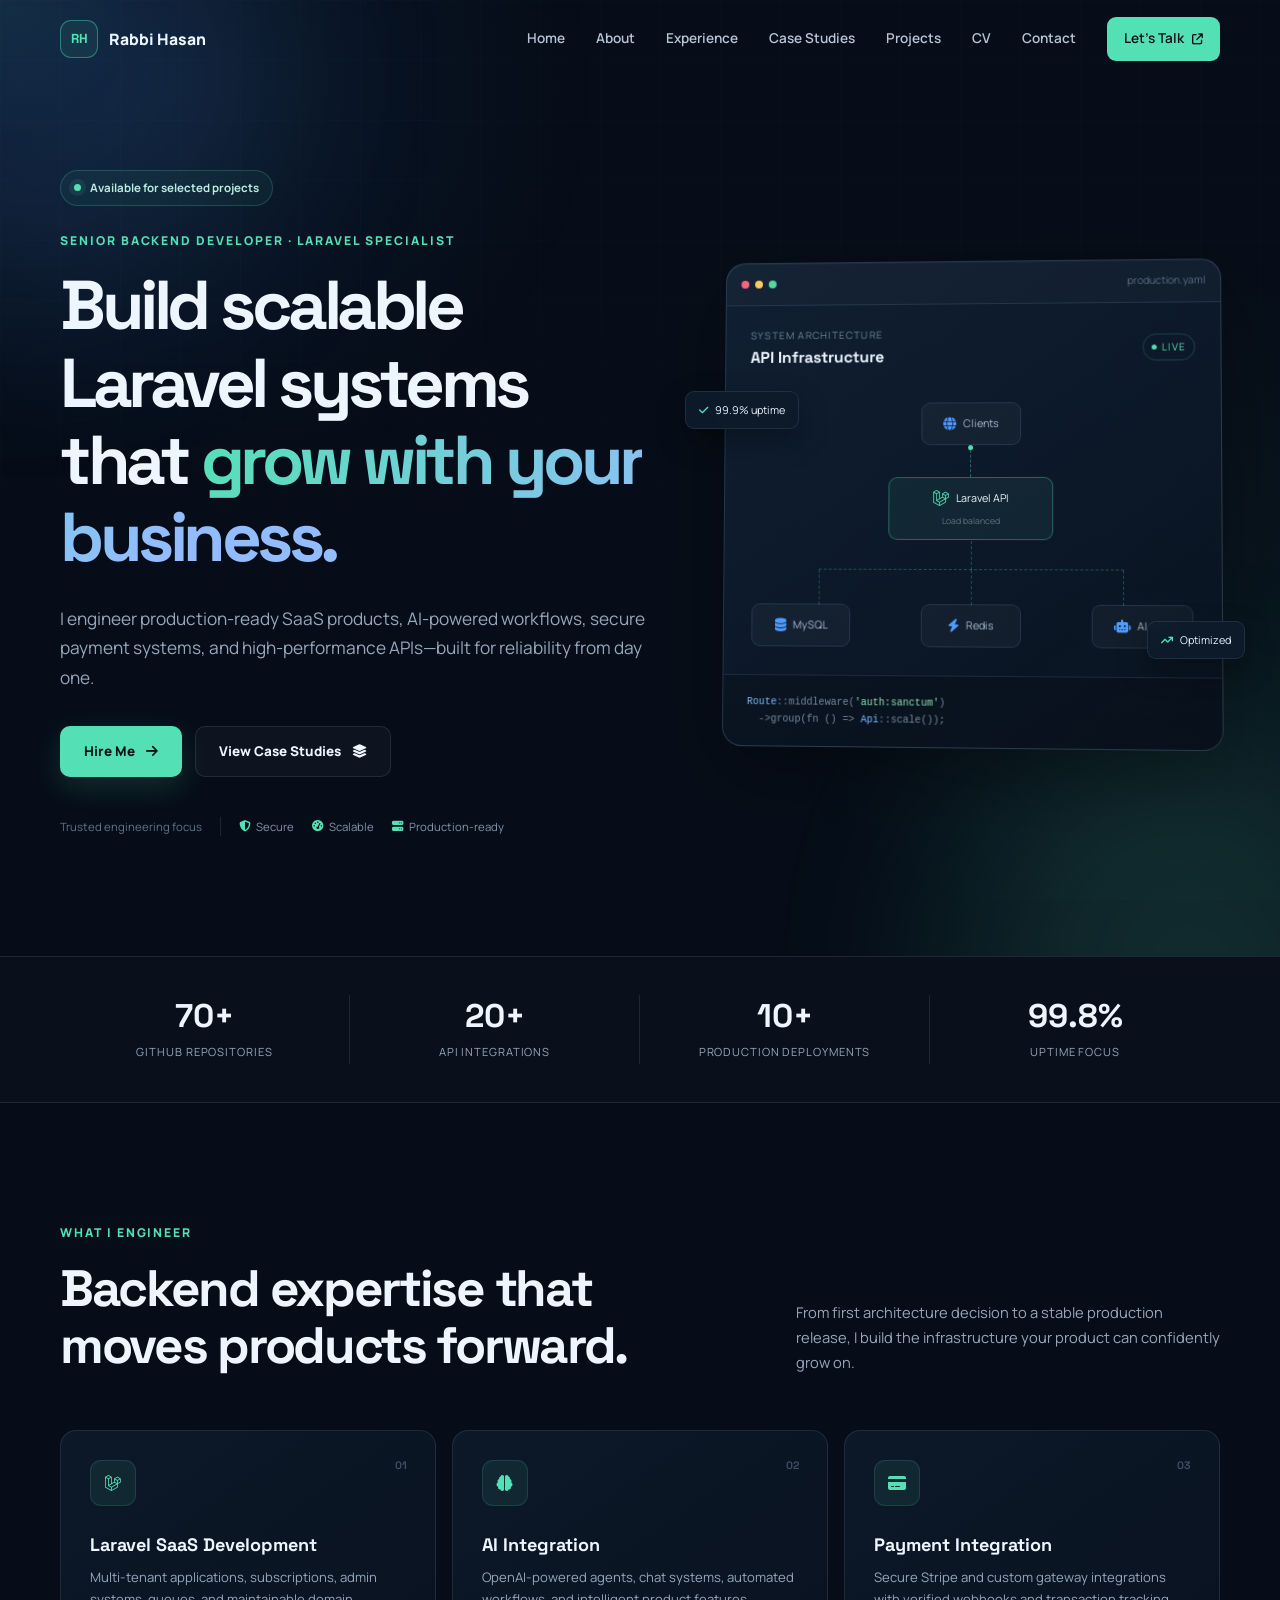
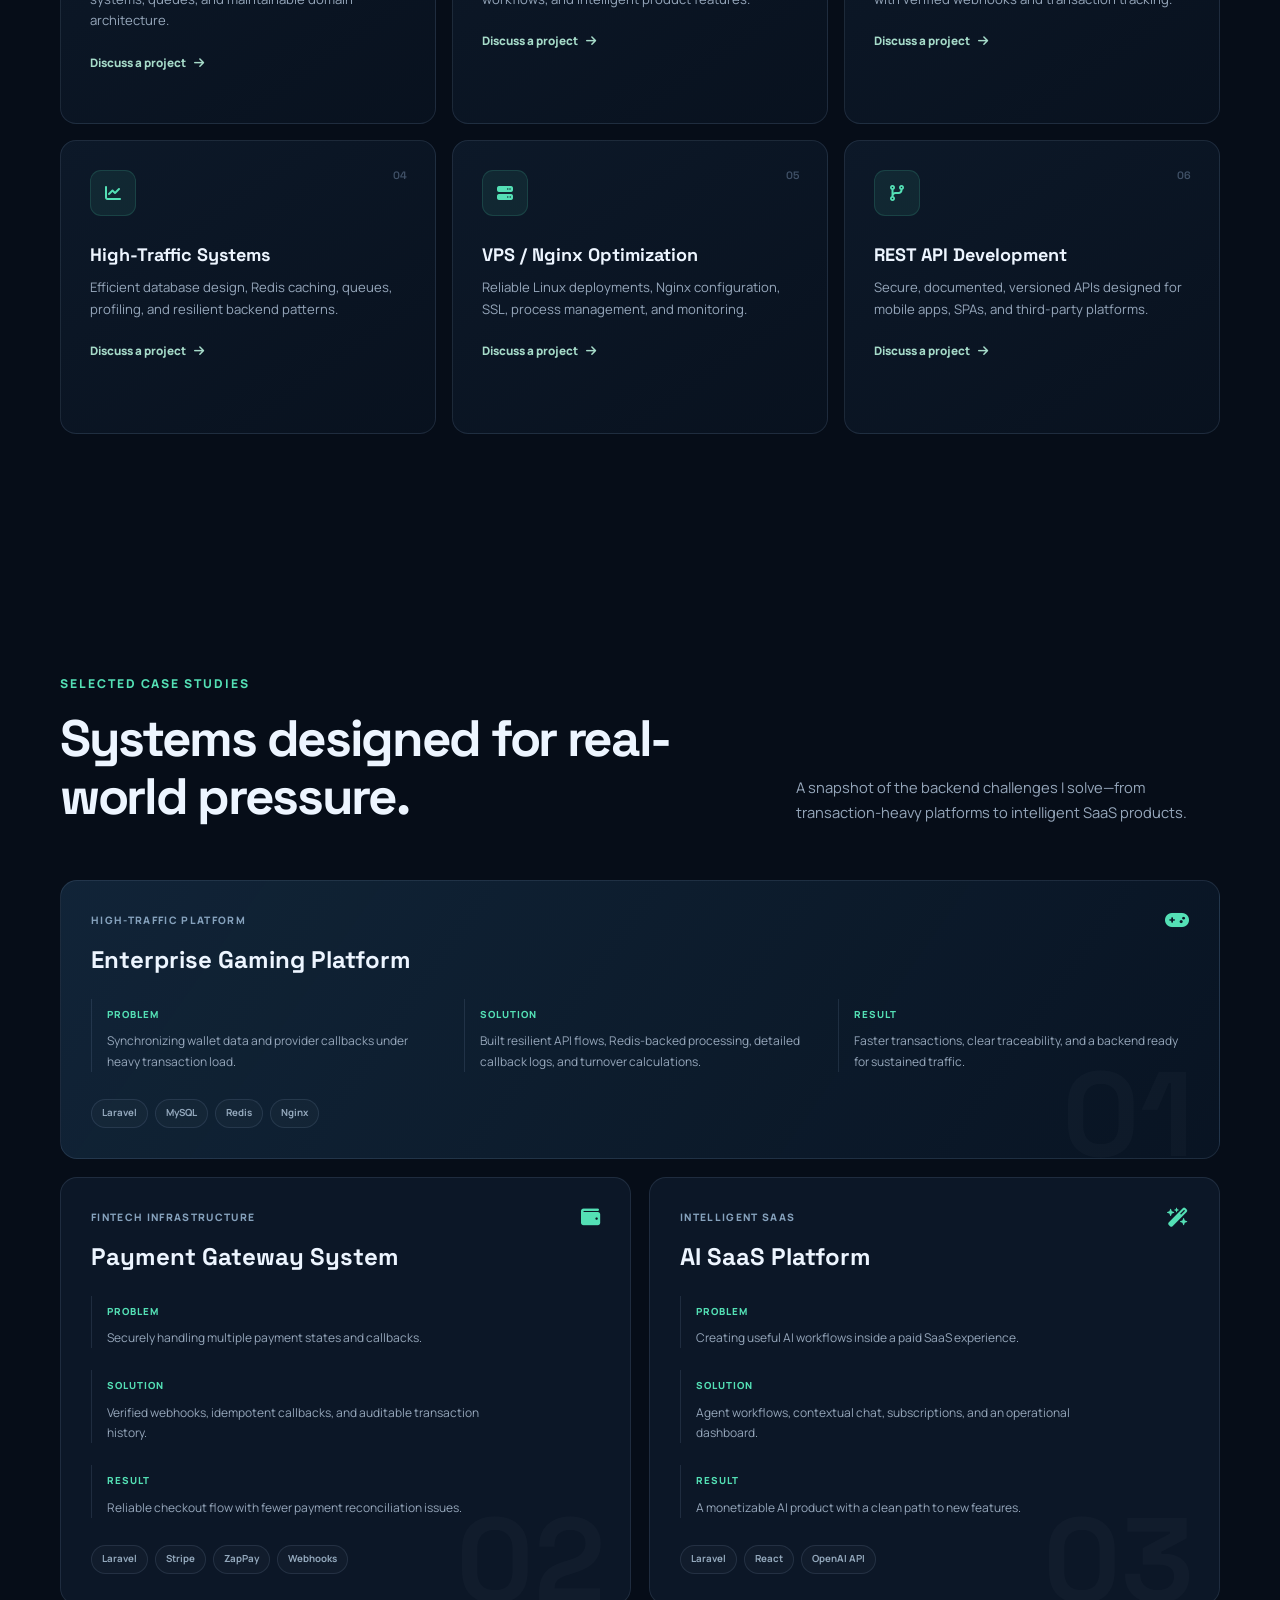
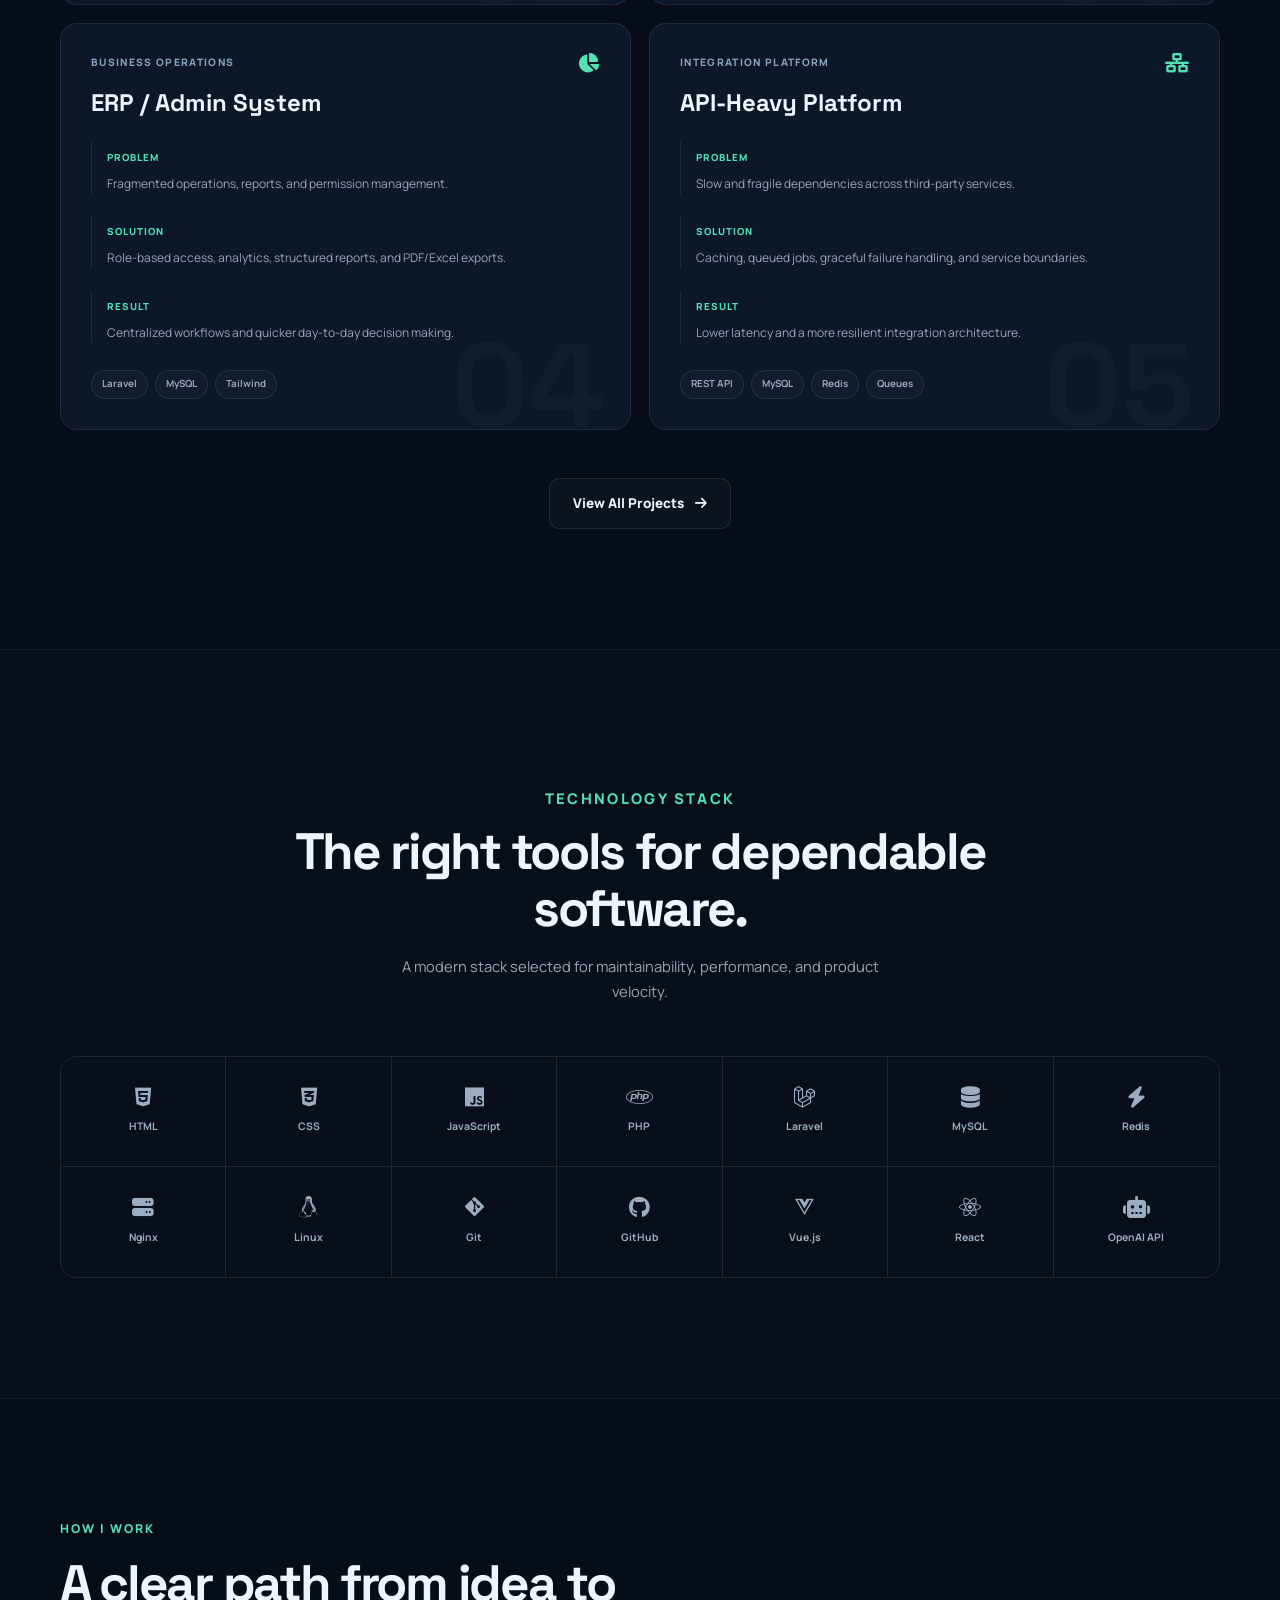
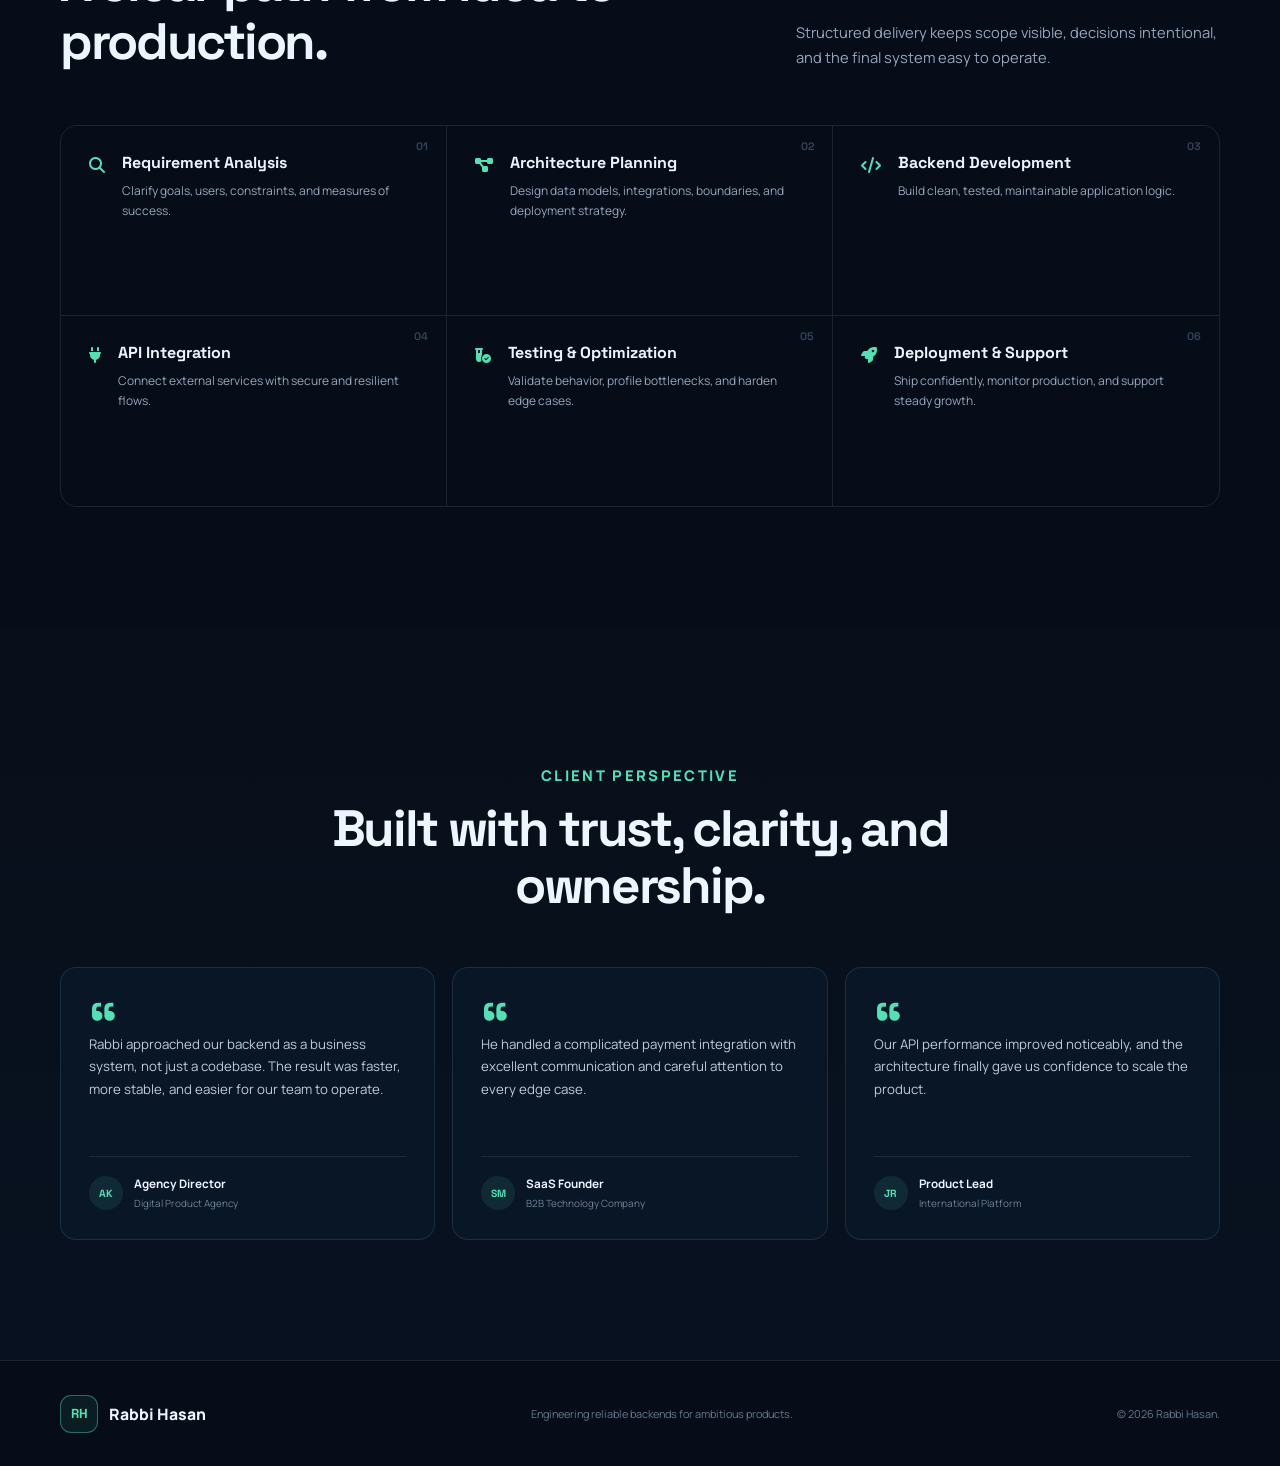
<file: index.html>
<!DOCTYPE html>
<html lang="en">
<head>
  <meta charset="UTF-8">
  <meta name="viewport" content="width=device-width, initial-scale=1.0">
  <meta name="theme-color" content="#07111f">
  <meta name="description" content="Rabbi Hasan is a senior Laravel backend developer specializing in scalable SaaS platforms, AI integrations, payment systems, APIs, and production deployments.">
  <meta name="keywords" content="Laravel Developer, Backend Developer, AI Integration, API Developer, PHP Developer, Bangladesh">
  <meta name="author" content="Rabbi Hasan">
  <meta property="og:title" content="Rabbi Hasan — Senior Backend Developer">
  <meta property="og:description" content="Scalable Laravel systems, AI integrations, payment infrastructure, and production-grade APIs.">
  <meta property="og:type" content="website">
  <meta property="og:url" content="https://your-domain.com">
  <meta property="og:image" content="https://your-domain.com/assets/images/og-cover.jpg">
  <title>Rabbi Hasan | Senior Laravel Backend Developer</title>
  <link rel="preconnect" href="https://fonts.googleapis.com">
  <link rel="preconnect" href="https://fonts.gstatic.com" crossorigin>
  <link href="https://fonts.googleapis.com/css2?family=Manrope:wght@400;500;600;700;800&family=Space+Grotesk:wght@500;600;700&display=swap" rel="stylesheet">
  <link rel="stylesheet" href="https://cdnjs.cloudflare.com/ajax/libs/font-awesome/6.5.2/css/all.min.css">
  <link rel="stylesheet" href="assets/css/style.css">
</head>
<body>
  <div class="cursor-glow" aria-hidden="true"></div>

  <header class="site-header" id="top">
    <nav class="navbar container" aria-label="Main navigation">
      <a class="logo" href="index.html" aria-label="Rabbi Hasan home">
        <span class="logo-mark">RH</span>
        <span>Rabbi Hasan</span>
      </a>
      <button class="nav-toggle" type="button" aria-label="Open navigation" aria-expanded="false">
        <span></span><span></span><span></span>
      </button>
      <div class="nav-links">
        <a href="index.html">Home</a>
        <a href="about.html">About</a>
        <a href="experience.html">Experience</a>
        <a href="index.html#work">Case Studies</a>
        <a href="projects.html">Projects</a>
        <a href="cv.html">CV</a>
        <a href="contact.html">Contact</a>
        <a class="nav-cta" href="mailto:mdrabbihasan610@gmail.com">Let's Talk <i class="fa-solid fa-arrow-up-right-from-square"></i></a>
      </div>
    </nav>
  </header>

  <main>
    <section class="hero section" id="home">
      <div class="hero-grid-bg" aria-hidden="true"></div>
      <div class="hero-orb orb-one" aria-hidden="true"></div>
      <div class="hero-orb orb-two" aria-hidden="true"></div>
      <div class="container hero-layout">
        <div class="hero-content reveal">
          <div class="availability"><span></span> Available for selected projects</div>
          <p class="eyebrow">Senior Backend Developer · Laravel Specialist</p>
          <h1>Build scalable Laravel systems that <span>grow with your business.</span></h1>
          <p class="hero-copy">I engineer production-ready SaaS products, AI-powered workflows, secure payment systems, and high-performance APIs—built for reliability from day one.</p>
          <div class="hero-actions">
            <a class="button button-primary" href="contact.html">Hire Me <i class="fa-solid fa-arrow-right"></i></a>
            <a class="button button-secondary" href="projects.html">View Case Studies <i class="fa-solid fa-layer-group"></i></a>
          </div>
          <div class="hero-trust">
            <span>Trusted engineering focus</span>
            <div><i class="fa-solid fa-shield-halved"></i> Secure</div>
            <div><i class="fa-solid fa-gauge-high"></i> Scalable</div>
            <div><i class="fa-solid fa-server"></i> Production-ready</div>
          </div>
        </div>

        <div class="architecture-wrap reveal" aria-label="Backend architecture visualization">
          <div class="architecture-card">
            <div class="code-topbar"><span></span><span></span><span></span><small>production.yaml</small></div>
            <div class="architecture-title">
              <div><span>System Architecture</span><strong>API Infrastructure</strong></div>
              <span class="live-status"><i></i> LIVE</span>
            </div>
            <div class="arch-flow">
              <div class="arch-node client"><i class="fa-solid fa-globe"></i><span>Clients</span></div>
              <div class="flow-line"><i></i></div>
              <div class="arch-node primary"><i class="fa-brands fa-laravel"></i><span>Laravel API</span><small>Load balanced</small></div>
              <div class="flow-split">
                <span></span><span></span><span></span>
              </div>
              <div class="arch-services">
                <div class="arch-node"><i class="fa-solid fa-database"></i><span>MySQL</span></div>
                <div class="arch-node"><i class="fa-solid fa-bolt"></i><span>Redis</span></div>
                <div class="arch-node"><i class="fa-solid fa-robot"></i><span>AI APIs</span></div>
              </div>
            </div>
            <div class="code-snippet">
              <code><span>Route</span>::middleware(<em>'auth:sanctum'</em>)</code>
              <code>&nbsp;&nbsp;->group(fn () => <span>Api</span>::scale());</code>
            </div>
          </div>
          <div class="floating-chip chip-one"><i class="fa-solid fa-check"></i> 99.9% uptime</div>
          <div class="floating-chip chip-two"><i class="fa-solid fa-arrow-trend-up"></i> Optimized</div>
        </div>
      </div>
    </section>

    <section class="metrics" aria-label="Professional metrics">
      <div class="container metrics-grid">
        <div class="metric reveal"><strong data-count="70" data-suffix="+">0</strong><span>GitHub Repositories</span></div>
        <div class="metric reveal"><strong data-count="20" data-suffix="+">0</strong><span>API Integrations</span></div>
        <div class="metric reveal"><strong data-count="10" data-suffix="+">0</strong><span>Production Deployments</span></div>
        <div class="metric reveal"><strong data-count="99.9" data-suffix="%">0</strong><span>Uptime Focus</span></div>
      </div>
    </section>

    <section class="section" id="services">
      <div class="container">
        <div class="section-heading reveal">
          <div><p class="eyebrow">What I engineer</p><h2>Backend expertise that moves products forward.</h2></div>
          <p>From first architecture decision to a stable production release, I build the infrastructure your product can confidently grow on.</p>
        </div>
        <div class="services-grid" id="services-grid">
          <article class="service-card reveal"><div class="icon-box"><i class="fa-brands fa-laravel"></i></div><span>01</span><h3>Laravel SaaS Development</h3><p>Multi-tenant applications, subscriptions, admin systems, queues, and maintainable domain architecture.</p><a href="contact.html">Discuss a project <i class="fa-solid fa-arrow-right"></i></a></article>
          <article class="service-card reveal"><div class="icon-box"><i class="fa-solid fa-brain"></i></div><span>02</span><h3>AI Integration</h3><p>OpenAI-powered agents, chat systems, automated workflows, and intelligent product features.</p><a href="contact.html">Discuss a project <i class="fa-solid fa-arrow-right"></i></a></article>
          <article class="service-card reveal"><div class="icon-box"><i class="fa-solid fa-credit-card"></i></div><span>03</span><h3>Payment Integration</h3><p>Secure Stripe and custom gateway integrations with verified webhooks and transaction tracking.</p><a href="contact.html">Discuss a project <i class="fa-solid fa-arrow-right"></i></a></article>
          <article class="service-card reveal"><div class="icon-box"><i class="fa-solid fa-chart-line"></i></div><span>04</span><h3>High-Traffic Systems</h3><p>Efficient database design, Redis caching, queues, profiling, and resilient backend patterns.</p><a href="contact.html">Discuss a project <i class="fa-solid fa-arrow-right"></i></a></article>
          <article class="service-card reveal"><div class="icon-box"><i class="fa-solid fa-server"></i></div><span>05</span><h3>VPS / Nginx Optimization</h3><p>Reliable Linux deployments, Nginx configuration, SSL, process management, and monitoring.</p><a href="contact.html">Discuss a project <i class="fa-solid fa-arrow-right"></i></a></article>
          <article class="service-card reveal"><div class="icon-box"><i class="fa-solid fa-code-branch"></i></div><span>06</span><h3>REST API Development</h3><p>Secure, documented, versioned APIs designed for mobile apps, SPAs, and third-party platforms.</p><a href="contact.html">Discuss a project <i class="fa-solid fa-arrow-right"></i></a></article>
        </div>
      </div>
    </section>

    <section class="section" id="work">
      <div class="container">
        <div class="section-heading reveal">
          <div><p class="eyebrow">Selected case studies</p><h2>Systems designed for real-world pressure.</h2></div>
          <p>A snapshot of the backend challenges I solve—from transaction-heavy platforms to intelligent SaaS products.</p>
        </div>
        <div class="case-grid" id="featured-case-grid">
          <!-- JS will populate featured projects here from content.json -->
        </div>
        <div style="text-align: center; margin-top: 3rem;" class="reveal">
          <a class="button button-secondary" href="projects.html">View All Projects <i class="fa-solid fa-arrow-right"></i></a>
        </div>
      </div>
    </section>
    <section class="section stack-section" id="stack">
      <div class="container">
        <div class="center-heading reveal"><p class="eyebrow">Technology stack</p><h2>The right tools for dependable software.</h2><p>A modern stack selected for maintainability, performance, and product velocity.</p></div>
        <div class="stack-grid reveal">
          <div><i class="fa-brands fa-html5"></i><span>HTML</span></div><div><i class="fa-brands fa-css3-alt"></i><span>CSS</span></div>
          <div><i class="fa-brands fa-js"></i><span>JavaScript</span></div><div><i class="fa-brands fa-php"></i><span>PHP</span></div>
          <div><i class="fa-brands fa-laravel"></i><span>Laravel</span></div><div><i class="fa-solid fa-database"></i><span>MySQL</span></div>
          <div><i class="fa-solid fa-bolt"></i><span>Redis</span></div><div><i class="fa-solid fa-server"></i><span>Nginx</span></div>
          <div><i class="fa-brands fa-linux"></i><span>Linux</span></div><div><i class="fa-brands fa-git-alt"></i><span>Git</span></div>
          <div><i class="fa-brands fa-github"></i><span>GitHub</span></div><div><i class="fa-brands fa-vuejs"></i><span>Vue.js</span></div>
          <div><i class="fa-brands fa-react"></i><span>React</span></div><div><i class="fa-solid fa-robot"></i><span>OpenAI API</span></div>
        </div>
      </div>
    </section>

    <section class="section" id="process">
      <div class="container">
        <div class="section-heading reveal"><div><p class="eyebrow">How I work</p><h2>A clear path from idea to production.</h2></div><p>Structured delivery keeps scope visible, decisions intentional, and the final system easy to operate.</p></div>
        <div class="process-list">
          <div class="process-item reveal"><span>01</span><i class="fa-solid fa-magnifying-glass"></i><div><h3>Requirement Analysis</h3><p>Clarify goals, users, constraints, and measures of success.</p></div></div>
          <div class="process-item reveal"><span>02</span><i class="fa-solid fa-diagram-project"></i><div><h3>Architecture Planning</h3><p>Design data models, integrations, boundaries, and deployment strategy.</p></div></div>
          <div class="process-item reveal"><span>03</span><i class="fa-solid fa-code"></i><div><h3>Backend Development</h3><p>Build clean, tested, maintainable application logic.</p></div></div>
          <div class="process-item reveal"><span>04</span><i class="fa-solid fa-plug"></i><div><h3>API Integration</h3><p>Connect external services with secure and resilient flows.</p></div></div>
          <div class="process-item reveal"><span>05</span><i class="fa-solid fa-vial-circle-check"></i><div><h3>Testing & Optimization</h3><p>Validate behavior, profile bottlenecks, and harden edge cases.</p></div></div>
          <div class="process-item reveal"><span>06</span><i class="fa-solid fa-rocket"></i><div><h3>Deployment & Support</h3><p>Ship confidently, monitor production, and support steady growth.</p></div></div>
        </div>
      </div>
    </section>

    <section class="section testimonials-section">
      <div class="container">
        <div class="center-heading reveal"><p class="eyebrow">Client perspective</p><h2>Built with trust, clarity, and ownership.</h2></div>
        <div class="testimonials-grid">
          <figure class="testimonial reveal"><div class="quote">“</div><blockquote>Rabbi approached our backend as a business system, not just a codebase. The result was faster, more stable, and easier for our team to operate.</blockquote><figcaption><span>AK</span><div><strong>Agency Director</strong><small>Digital Product Agency</small></div></figcaption></figure>
          <figure class="testimonial reveal"><div class="quote">“</div><blockquote>He handled a complicated payment integration with excellent communication and careful attention to every edge case.</blockquote><figcaption><span>SM</span><div><strong>SaaS Founder</strong><small>B2B Technology Company</small></div></figcaption></figure>
          <figure class="testimonial reveal"><div class="quote">“</div><blockquote>Our API performance improved noticeably, and the architecture finally gave us confidence to scale the product.</blockquote><figcaption><span>JR</span><div><strong>Product Lead</strong><small>International Platform</small></div></figcaption></figure>
        </div>
      </div>
    </section>

  </main>

  <footer>
    <div class="container footer-inner">
      <a class="logo" href="#home"><span class="logo-mark">RH</span><span>Rabbi Hasan</span></a>
      <p>Engineering reliable backends for ambitious products.</p>
      <p>© <span id="year"></span> Rabbi Hasan.</p>
    </div>
  </footer>

  <dialog class="case-modal" id="case-modal">
    <button class="modal-close" type="button" aria-label="Close project details"><i class="fa-solid fa-xmark"></i></button>
    <div id="modal-content"></div>
  </dialog>

  <script src="assets/js/main.js"></script>
</body>
</html>
</file>
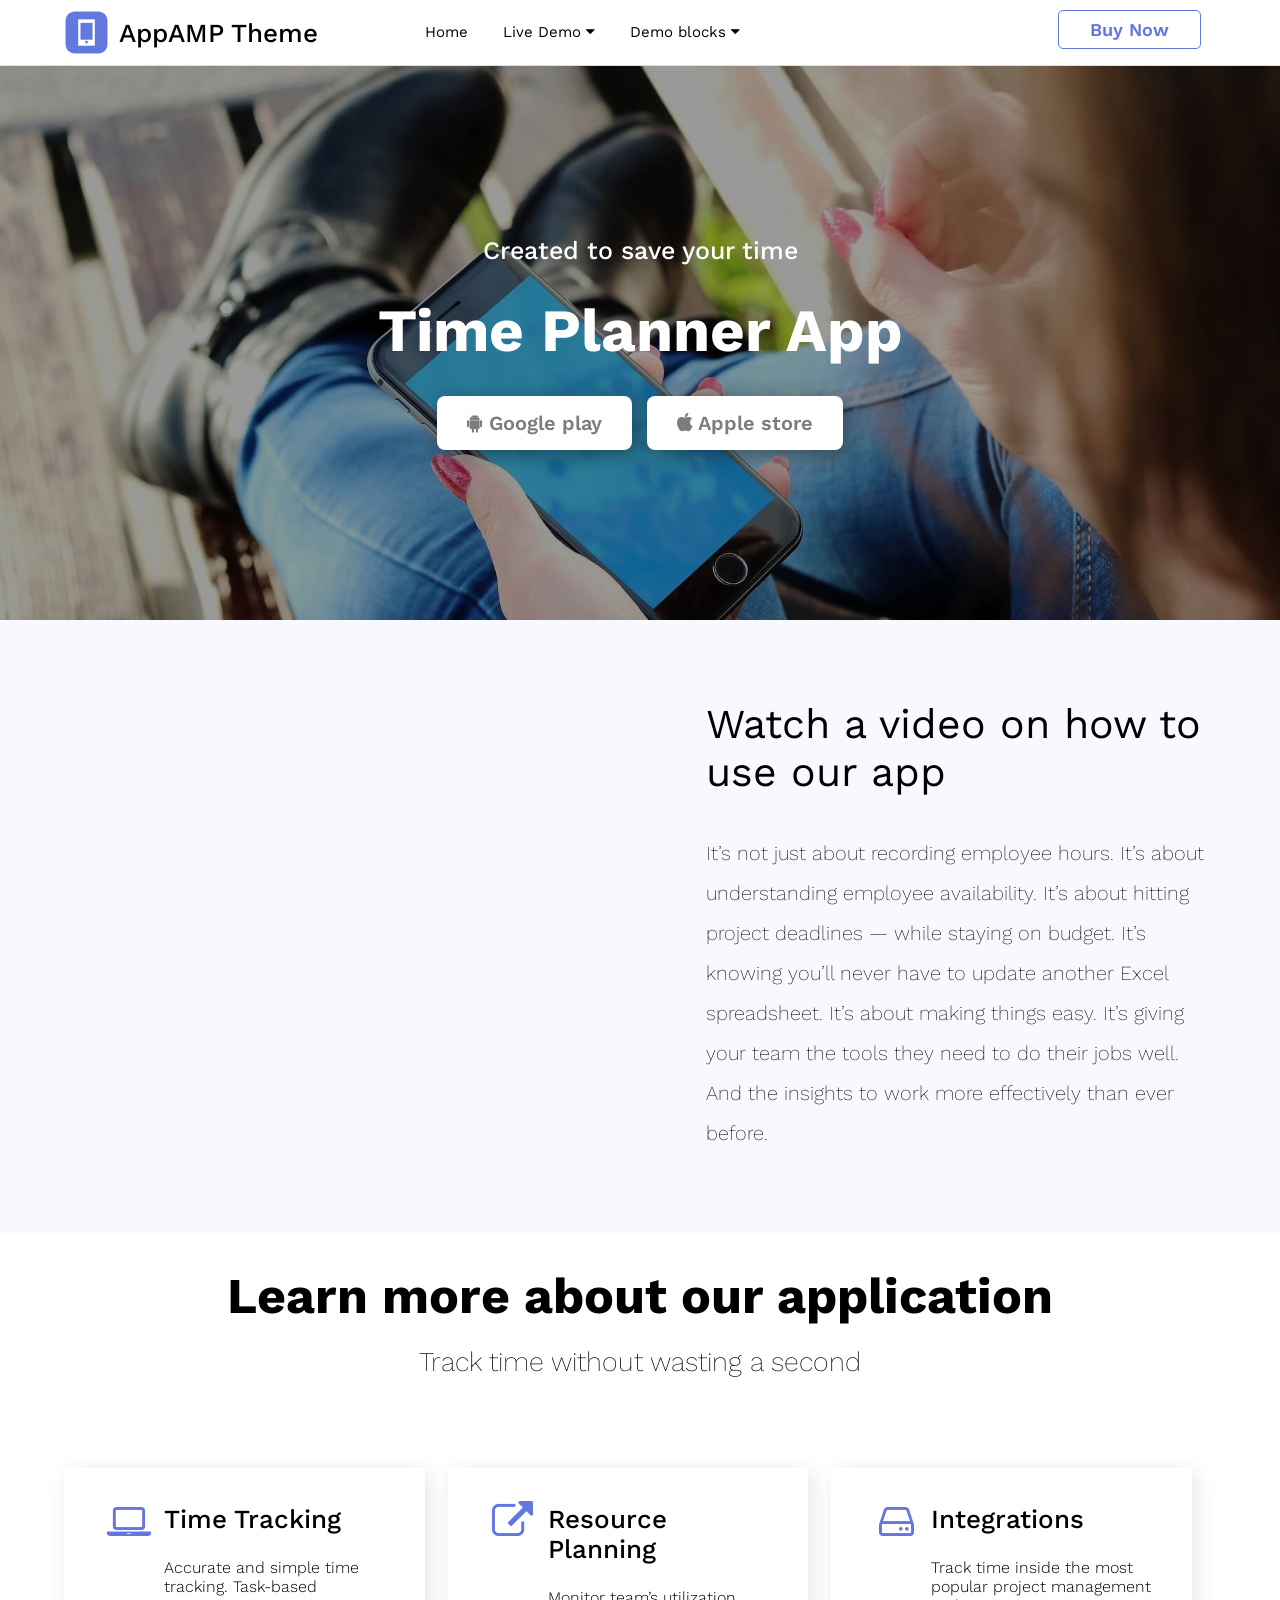
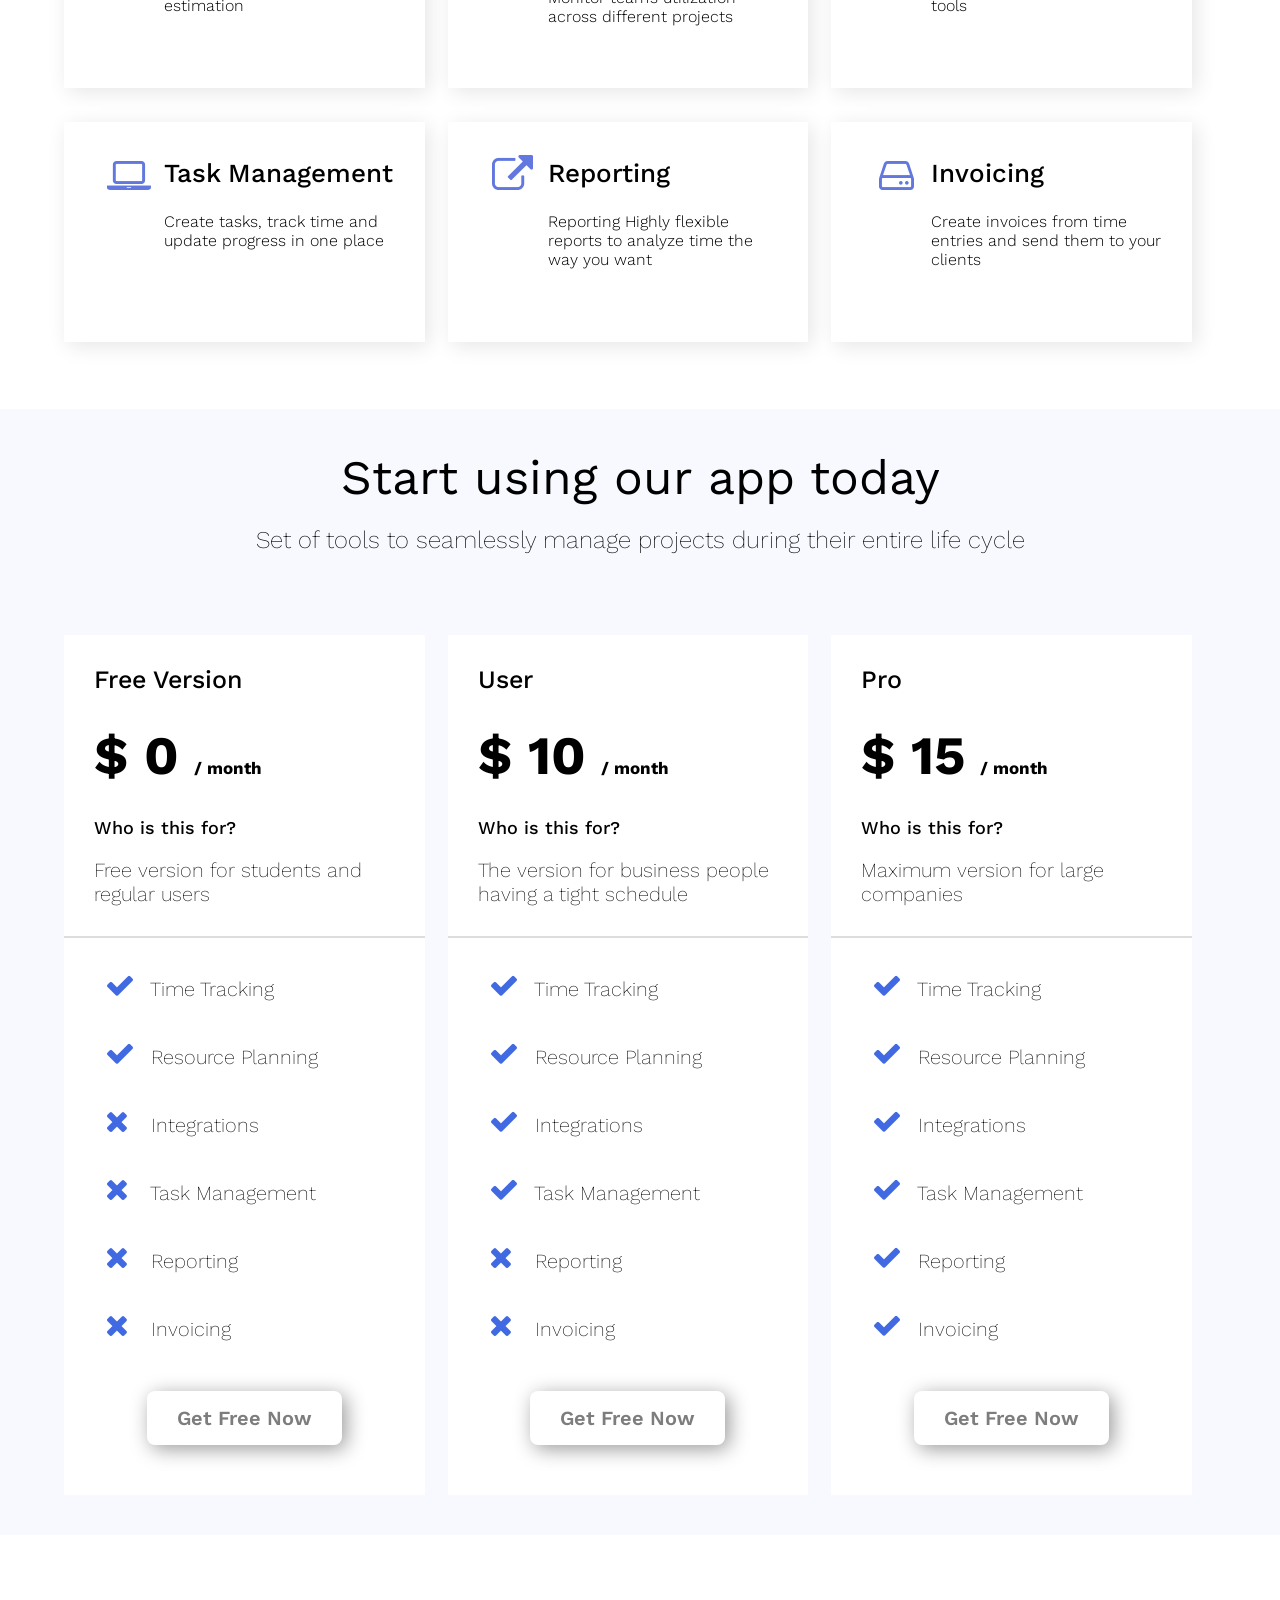
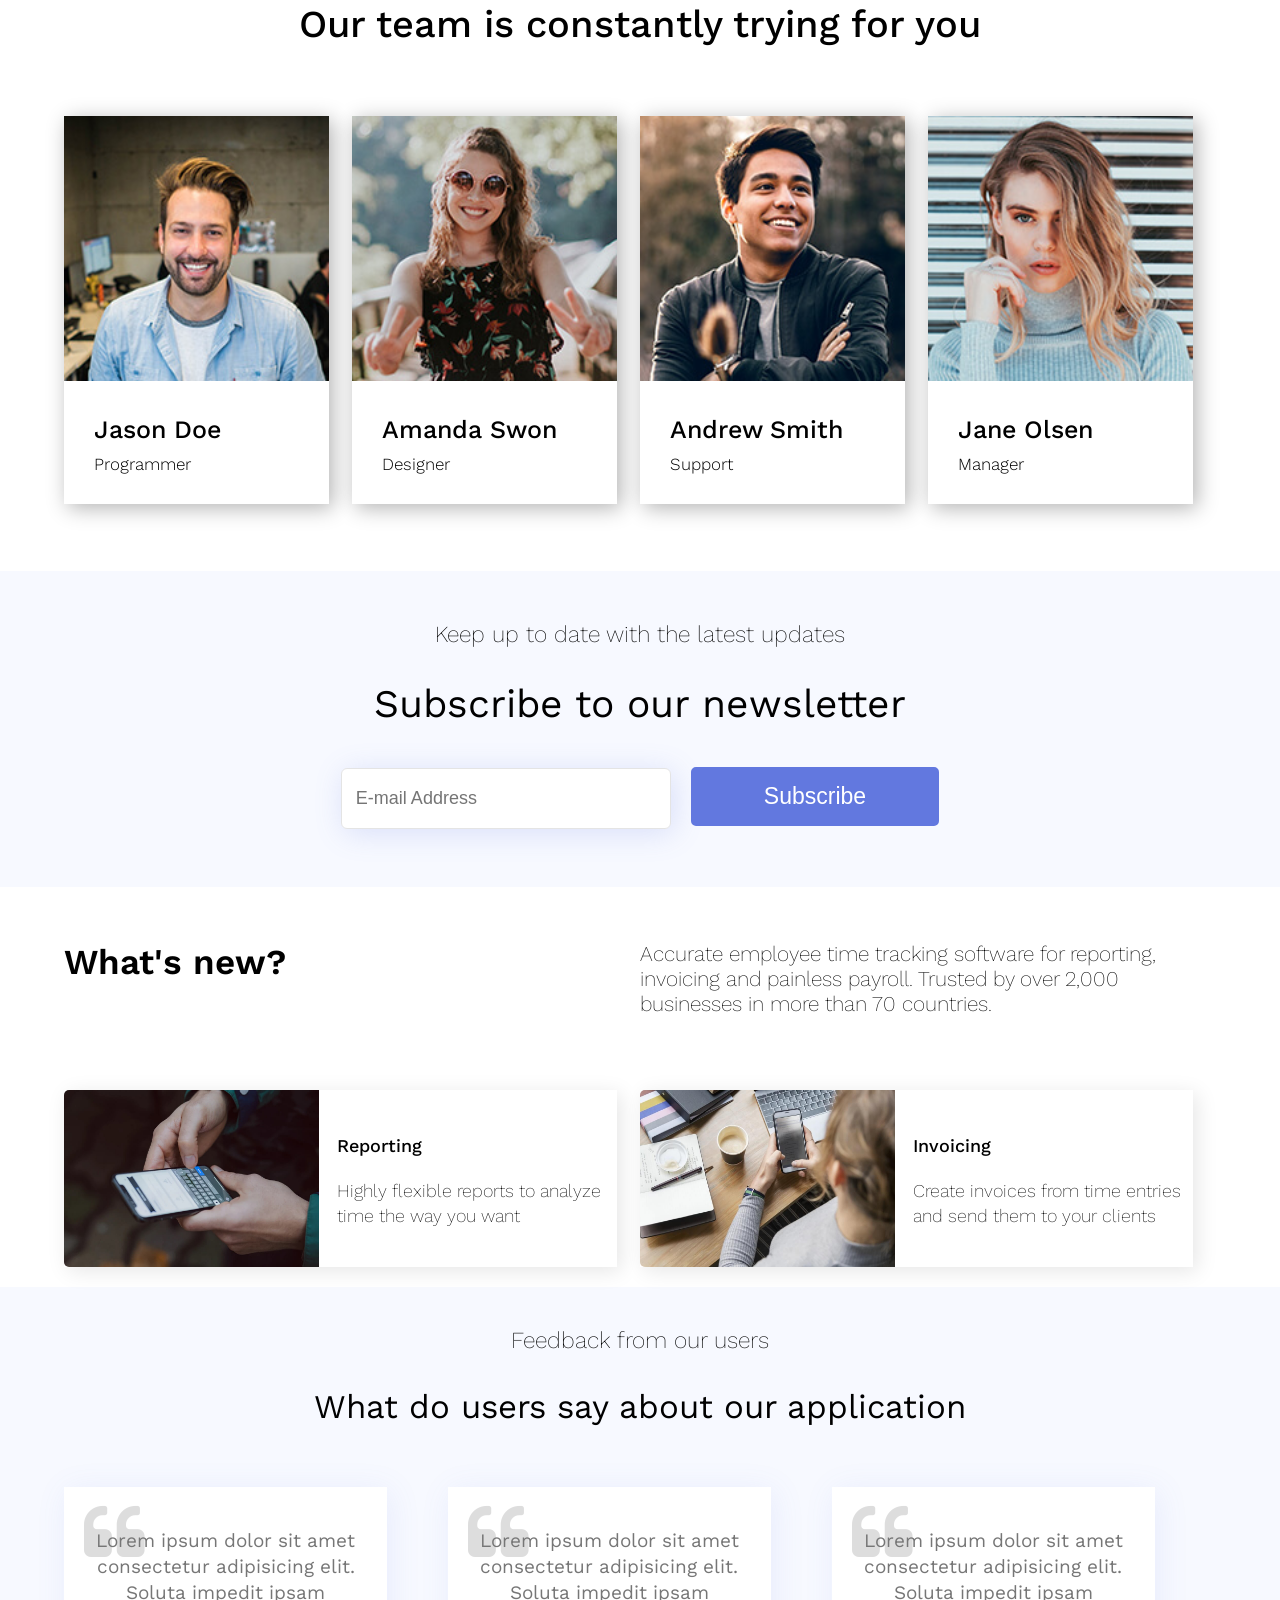
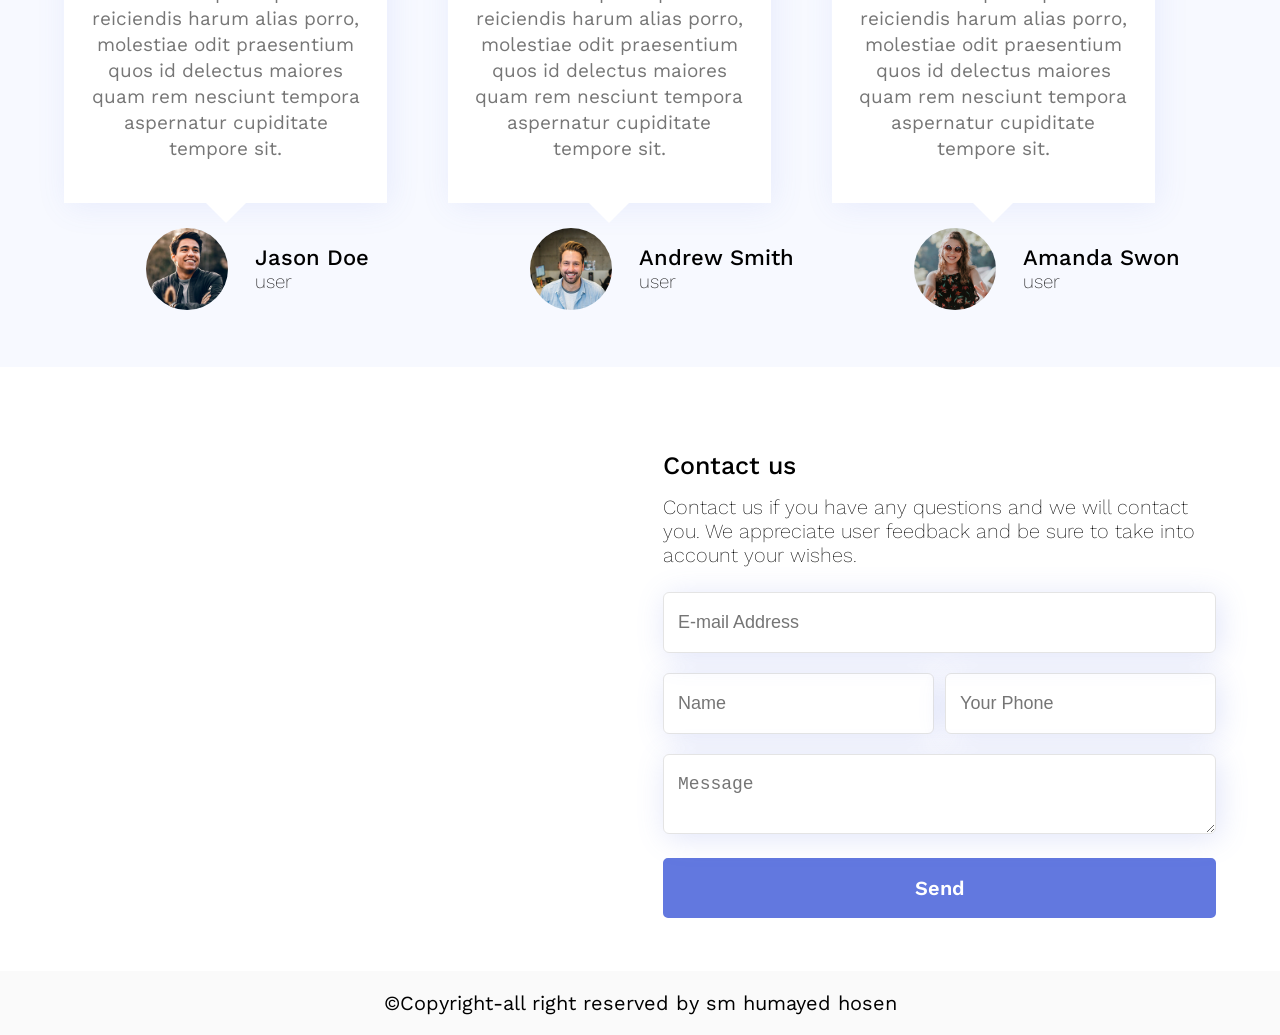
<file: Portfolio/AppAMP Theme/index.html>
<!DOCTYPE html>
<html lang="en">
<head>
    <meta charset="UTF-8">
    <meta http-equiv="X-UA-Compatible" content="IE=edge">
    <meta name="viewport" content="width=device-width, initial-scale=1.0">
    <title>Document</title>
    <link rel="preconnect" href="https://fonts.gstatic.com">
    <link href="https://fonts.googleapis.com/css2?family=Work+Sans:ital,wght@0,200;0,300;0,400;0,500;0,600;0,700;0,800;0,900;1,200;1,300;1,400;1,500;1,600;1,700;1,800;1,900&display=swap" rel="stylesheet">
    <link rel="stylesheet" href="https://cdnjs.cloudflare.com/ajax/libs/font-awesome/4.7.0/css/font-awesome.css">
    <link rel="stylesheet" href="style.css">
    <link rel="stylesheet" href="css/responsive.css">
 
</head>
<body>
    <div class="header-section clear">
        <div class="fix-width">
            <div class="header-logo left">
                <a class="logo" href="#">
                    <img src="./img/logo.png" alt="">
                    <span>AppAMP Theme</span>
                </a>
            </div> 
            <div class="header-menu left">
                  <div class="primary-menu">
                      <input class="mobile-menu-check" type="checkbox">
                      <span class="bar-menu-icon"><i class="fa fa-bars" aria-hidden="true"></i></span>
                      <ul>
                          <li><a href="#">Home</a></li>
                          <li><a href="#">Live Demo <i class="fa fa-caret-down" aria-hidden="true"></i></a>
                            <ul>
                                <li><a href="#">Time planner app</a></li>
                                <li><a href="#">Health Tracker app</a></li>
                              </ul>
                        </li>
                          <li><a href="#">Demo blocks <i class="fa fa-caret-down" aria-hidden="true"></i></a>
                            <ul>
                                <li><a href="#">Headers</a></li> 
                                <li><a href="#">Feauture</a></li> 
                                <li><a href="#">Pricing table & article</a></li> 
                                <li><a href="#">Team & testimonials</a></li>
                                <li><a href="#">Team & testimonials</a></li>
                                <li><a href="#">Galery & video</a></li>
                                <li><a href="#">Froms & Maps & footers</a></li>
                              </ul>
                        </li>
                      </ul>
                  </div>
            </div>
            <div class="header-button left">
                <a class="header-btn" href="#">Buy Now</a>
            </div>
        </div>
    </div>
    <div class="Banner-section">
        <div class="fix-width">
            <div class="banner-content text-center">
                <h3>Created to save your time</h3>
                <h2>Time Planner App</h2>
                <a class="default-btn" href="#"><i class="fa fa-android" aria-hidden="true"></i> Google play</a>
                <a class="default-btn" href="#"><i class="fa fa-apple" aria-hidden="true"></i> Apple store</a>
            </div>
        </div>
    </div>
    <div class="banner-bottom clear">
        <div class="fix-width">
            <div class="video-left left">
                <iframe width="100%" height="385px" src="https://www.youtube.com/embed/7MnP25BL-wI" title="YouTube video player" frameborder="0" allow="accelerometer; autoplay; clipboard-write; encrypted-media; gyroscope; picture-in-picture" allowfullscreen></iframe>
            </div>
            <div class="content-right right">
                <h3>Watch a video on how to use our app</h3>
                <p>It’s not just about recording employee hours. It’s about understanding employee availability. It’s about hitting project deadlines — while staying on budget. It’s knowing you’ll never have to update another Excel spreadsheet. It’s about making things easy. It’s giving your team the tools they need to do their jobs well. And the insights to work more effectively than ever before.</p>
            </div>
        </div>
    </div>
    <div class="service-section">
        <div class="fix-width">
            <div class="service-title text-center">
                <h1>Learn more about our application</h1>
                <h3>Track time without wasting a second</h3>
            </div>
            <div class="services-items text-center  clear">

                <div class="service-box left">
                    <div class="s-icon">
                        <span><i class="fa fa-laptop" aria-hidden="true"></i></span>
                    </div>
                    <div class="s-content">
                        <h3>Time Tracking</h3>
                        <p>Accurate and simple time tracking. Task-based estimation</p>
                    </div>
                </div>

                <div class="service-box left">
                    <div class="s-icon">
                        <span><i class="fa fa-external-link" aria-hidden="true"></i></span>
                    </div>
                    <div class="s-content">
                        <h3>Resource Planning</h3>
                        <p>Monitor team’s utilization across different projects</p>
                    </div>
                </div>

                <div class="service-box left">
                    <div class="s-icon">
                        <span><i class="fa fa-hdd-o" aria-hidden="true"></i></span>
                    </div>
                    <div class="s-content">
                        <h3>Integrations</h3>
                        <p>Track time inside the most popular project management tools</p>
                    </div>
                </div>

                <div class="service-box left">
                    <div class="s-icon">
                        <span><i class="fa fa-laptop" aria-hidden="true"></i></span>
                    </div>
                    <div class="s-content">
                        <h3>Task Management</h3>
                        <p>Create tasks, track time and update progress in one place</p>
                    </div>
                </div>

                <div class="service-box left">
                    <div class="s-icon">
                        <span><i class="fa fa-external-link" aria-hidden="true"></i></span>
                    </div>
                    <div class="s-content">
                        <h3>Reporting</h3>
                        <p>Reporting Highly flexible reports to analyze time the way you want</p>
                    </div>
                </div>

                <div class="service-box left">
                    <div class="s-icon">
                        <span><i class="fa fa-hdd-o" aria-hidden="true"></i></span>
                    </div>
                    <div class="s-content">
                        <h3>Invoicing</h3>
                        <p>Create invoices from time entries and send them to your clients</p>
                    </div>
                </div>

            </div>
        </div>
    </div>


   <div class="pricing-table-section">
       <div class="fix-width">
        <div class="pricing-title text-center">
            <h2>Start using our app today</h2>
            <h3>Set of tools to seamlessly manage projects during their entire life cycle</h3>
        </div>
        <div class="pricings-tables clear">

            <div class="pricings-table-item left">
                <div class="p-heading">
                    <h3>Free Version</h3>
                    <h1>$ 0 <span>/ month</span></h1>
                    <h5>Who is this for?</h5>
                    <p>Free version for students and regular users</p>
                </div>
                <div class="p-content">
                    <ul>
                        <li> <span><i class="fa fa-check" aria-hidden="true"></i></span> Time Tracking</li>
                        <li> <span><i class="fa fa-check" aria-hidden="true"></i></span> Resource Planning</li>
                        <li> <span><i class="fa fa-times" aria-hidden="true"></i></span> Integrations</li>
                        <li>  <span><i class="fa fa-times" aria-hidden="true"></i></span> Task Management</li>
                        <li> <span><i class="fa fa-times" aria-hidden="true"></i></span> Reporting</li>
                        <li> <span><i class="fa fa-times" aria-hidden="true"></i></span> Invoicing</li>
                    </ul>
                </div>
                <div class="p-button text-center">
                    <a href="#" class="default-btn">Get Free Now</a>
                </div>
            </div>

            <div class="pricings-table-item left">
                <div class="p-heading">
                    <h3>User</h3>
                    <h1>$ 10 <span>/ month</span></h1>
                    <h5>Who is this for?</h5>
                    <p>The version for business people having a tight schedule</p>
                </div>
                <div class="p-content">
                    <ul>
                        <li><span><i class="fa fa-check" aria-hidden="true"></i></span>  Time Tracking</li>
                        <li><span><i class="fa fa-check" aria-hidden="true"></i></span>  Resource Planning</li>
                        <li><span><i class="fa fa-check" aria-hidden="true"></i></span>  Integrations</li>
                        <li><span><i class="fa fa-check" aria-hidden="true"></i></span>  Task Management</li>
                        <li><span><i class="fa fa-times" aria-hidden="true"></i></span>  Reporting</li>
                        <li><span><i class="fa fa-times" aria-hidden="true"></i></span>  Invoicing</li>
                    </ul>
                </div>
                <div class="p-button text-center">
                    <a href="#" class="default-btn">Get Free Now</a>
                </div>
            </div>

            <div class="pricings-table-item left">
                <div class="p-heading">
                    <h3>Pro</h3>
                    <h1>$ 15 <span>/ month</span></h1>
                    <h5>Who is this for?</h5>
                    <p>Maximum version for large companies</p>
                </div>
                <div class="p-content">
                    <ul>
                        <li><span><i class="fa fa-check" aria-hidden="true"></i></span> Time Tracking</li>
                        <li><span><i class="fa fa-check" aria-hidden="true"></i></span> Resource Planning</li>
                        <li><span><i class="fa fa-check" aria-hidden="true"></i></span> Integrations</li>
                        <li><span><i class="fa fa-check" aria-hidden="true"></i></span> Task Management</li>
                        <li><span><i class="fa fa-check" aria-hidden="true"></i></span> Reporting</li>
                        <li><span><i class="fa fa-check" aria-hidden="true"></i></span> Invoicing</li>
                    </ul>
                </div>
                <div class="p-button text-center">
                    <a href="#" class="default-btn">Get Free Now</a>
                </div>
            </div>
        </div>
       </div>
   </div>

   <div class="team-section">
       <div class="fix-width">
        <div class="team-title text-center">
            <h3>Our team is constantly trying for you</h3>
        </div>
        <div class="team-members clear">

            <div class="member left">
                <img src="./img/ia_100000008.jpg" alt="">
                <div class="member-bio">
                    <h3>Jason Doe</h3>
                    <p>Programmer</p>
                </div>
                </div>
            <div class="member left">
                <img src="./img/ia_100000009.jpg" alt="">
                <div class="member-bio">
                    <h3>Amanda Swon</h3>
                    <p>Designer</p>
                </div>
                </div>
            <div class="member left">
                <img src="./img/ia_100000004.jpg" alt="">
                <div class="member-bio">
                    <h3>Andrew Smith</h3>
                    <p>Support</p>
                </div>
                </div>
            <div class="member left">
                <img src="./img/ia_100000010.jpg" alt="">
                <div class="member-bio">
                    <h3>Jane Olsen</h3>
                    <p>Manager</p>
                </div>
            </div>

        </div>
       </div>
   </div>
   <div class="newsletter">
       <div class="fix-width">
           <div class="newsletter-title text-center">
               <p>Keep up to date with the latest updates</p>
               <h3>Subscribe to our newsletter</h3>
           </div>
           <div class="newsletter-button text-center">

              <form action="#">
                <input class="default-input" type="email" placeholder="E-mail Address">
                <button class="subs-btn">Subscribe</button>
              </form>

           </div>
       </div>
   </div>
   <div class="reporting-section">
       <div class="fix-width">
           <div class="reporting-title clear">
               <div class="r-title left">
                   <h3>What's new?</h3>
               </div>
               <div class="r-content right">
                   <h4>Accurate employee time tracking software for reporting, invoicing and painless payroll. Trusted by over 2,000 businesses in more than 70 countries. </h4>
               </div>
           </div>
           <div class="reporting-content clear">

               <div class="r-img left">
                   <img src="./img/ia_100000006.jpg" alt="">
                   <h3>Reporting</h3>
                   <p>Highly flexible reports to analyze time the way you want</p>
               </div>
               <div class="r-img right">
                   <img src="./img/ia_100000007.jpg" alt="">
                   <h3>Invoicing</h3>
                   <p>Create invoices from time entries and send them to your clients</p>
               </div>

           </div>

       </div>
   </div>

   <div class="testimonial-section">
       <div class="fix-width">
        <div class="newsletter-title testimonial-title text-center">
            <p>Feedback from our users</p>
            <h3>What do users say about our application</h3>
        </div>
        <div class="testimonials-items text-center clear">
            <div class="t-item left">
                <div class="t-content">
                    <p>Lorem ipsum dolor sit amet consectetur adipisicing elit. Soluta impedit ipsam reiciendis harum alias porro, molestiae odit praesentium quos id delectus maiores quam rem nesciunt tempora aspernatur cupiditate tempore sit.</p>
                </div>
                <div class="t-user-img">
                    <img src="./img/ia_100000004.jpg" alt="">
                    <h3>Jason Doe</h3>
                     <span>user</span>
                </div>
            </div>
            <div class="t-item left">
                <div class="t-content">
                    <p>Lorem ipsum dolor sit amet consectetur adipisicing elit. Soluta impedit ipsam reiciendis harum alias porro, molestiae odit praesentium quos id delectus maiores quam rem nesciunt tempora aspernatur cupiditate tempore sit.</p>
                </div>
                <div class="t-user-img">
                    <img src="./img/ia_100000008.jpg" alt="">
                    <h3>Andrew Smith</h3>
                     <span>user</span>
                </div>
            </div>
            <div class="t-item left">
                <div class="t-content">
                    <p>Lorem ipsum dolor sit amet consectetur adipisicing elit. Soluta impedit ipsam reiciendis harum alias porro, molestiae odit praesentium quos id delectus maiores quam rem nesciunt tempora aspernatur cupiditate tempore sit.</p>
                </div>
                <div class="t-user-img clear">
                    <img src="./img/ia_100000009.jpg" alt="">
                    <h3>Amanda Swon</h3>
                     <span>user</span>
                </div>
            </div>
        </div>

       </div>
   </div>

   <div class="Contact-section clear">
       <div class="fix-width">
           <div class="gooogle-map left">
            <iframe src="https://www.google.com/maps/embed?pb=!1m18!1m12!1m3!1d945016.13842021!2d88.5733175434595!3d22.29808473566704!2m3!1f0!2f0!3f0!3m2!1i1024!2i768!4f13.1!3m3!1m2!1s0x3a01c04a7900b59b%3A0x60f9e2cc82a23906!2sSatkhira%20District!5e0!3m2!1sen!2sbd!4v1620229699274!5m2!1sen!2sbd" width="100%" height="500" style="border:0;" allowfullscreen="" loading="lazy"></iframe>
           </div>

           <div class="contact-view right">
               <div class="contact-text">
                   <h3>Contact us</h3>
                   <p>Contact us if you have any questions and we will contact you. We appreciate user feedback and be sure to take into account your wishes.</p>
               </div>
               <div class="contact-from">
               <form action="#">
                <input class="default-input input-bottom w100" type="Email" placeholder="E-mail Address">
                <div class="middle-input">
                    <input class="default-input w50 left" type="text" placeholder="Name">
                    <input class="default-input w50 right" type="text" placeholder="Your Phone">
                </div> 
                <textarea class="default-input input-bottom w100" placeholder="Message"></textarea> 
                <a class="sub-btn text-center w100"  href="#">Send</a>
               </form>
               </div>
           </div>

       </div>
   </div>

   <div class="footer-section text-center">
       <p>&copy;Copyright-all right reserved by sm humayed hosen</p>
   </div>
</body>
</html>
</file>
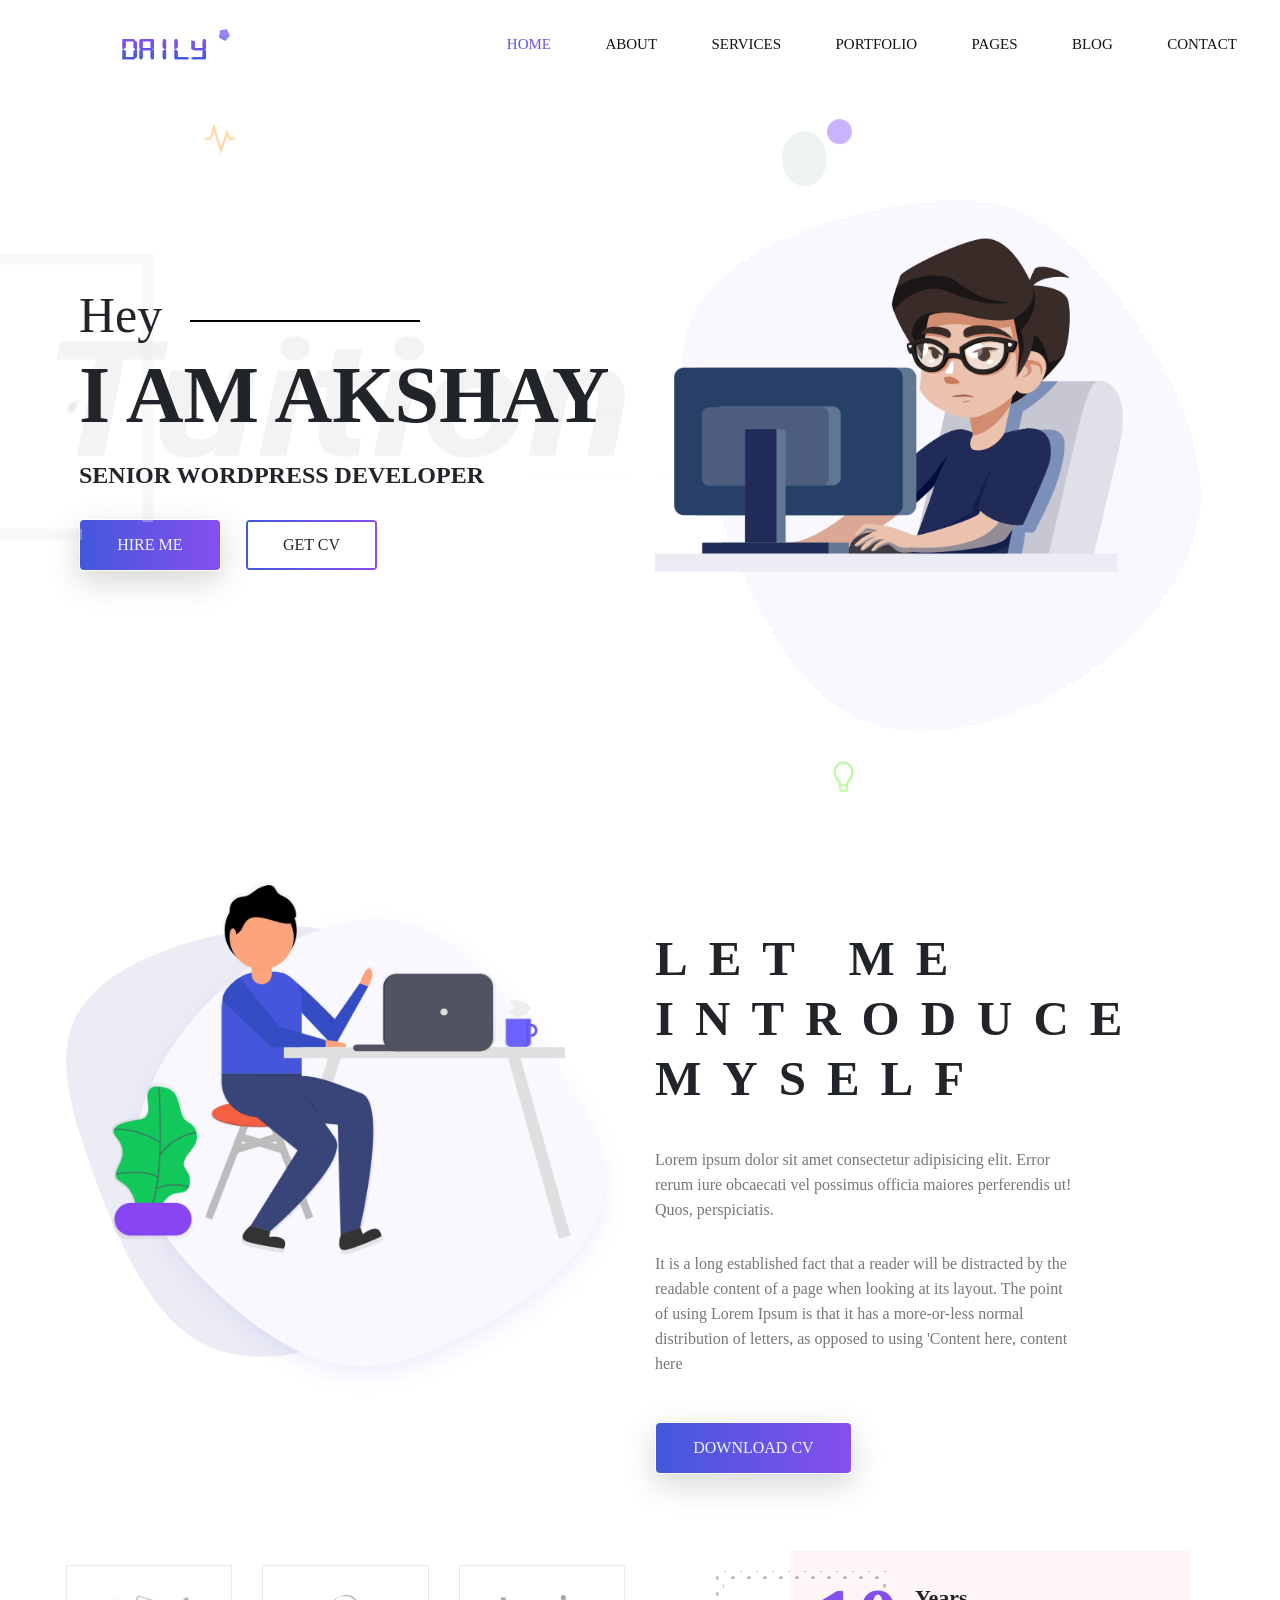
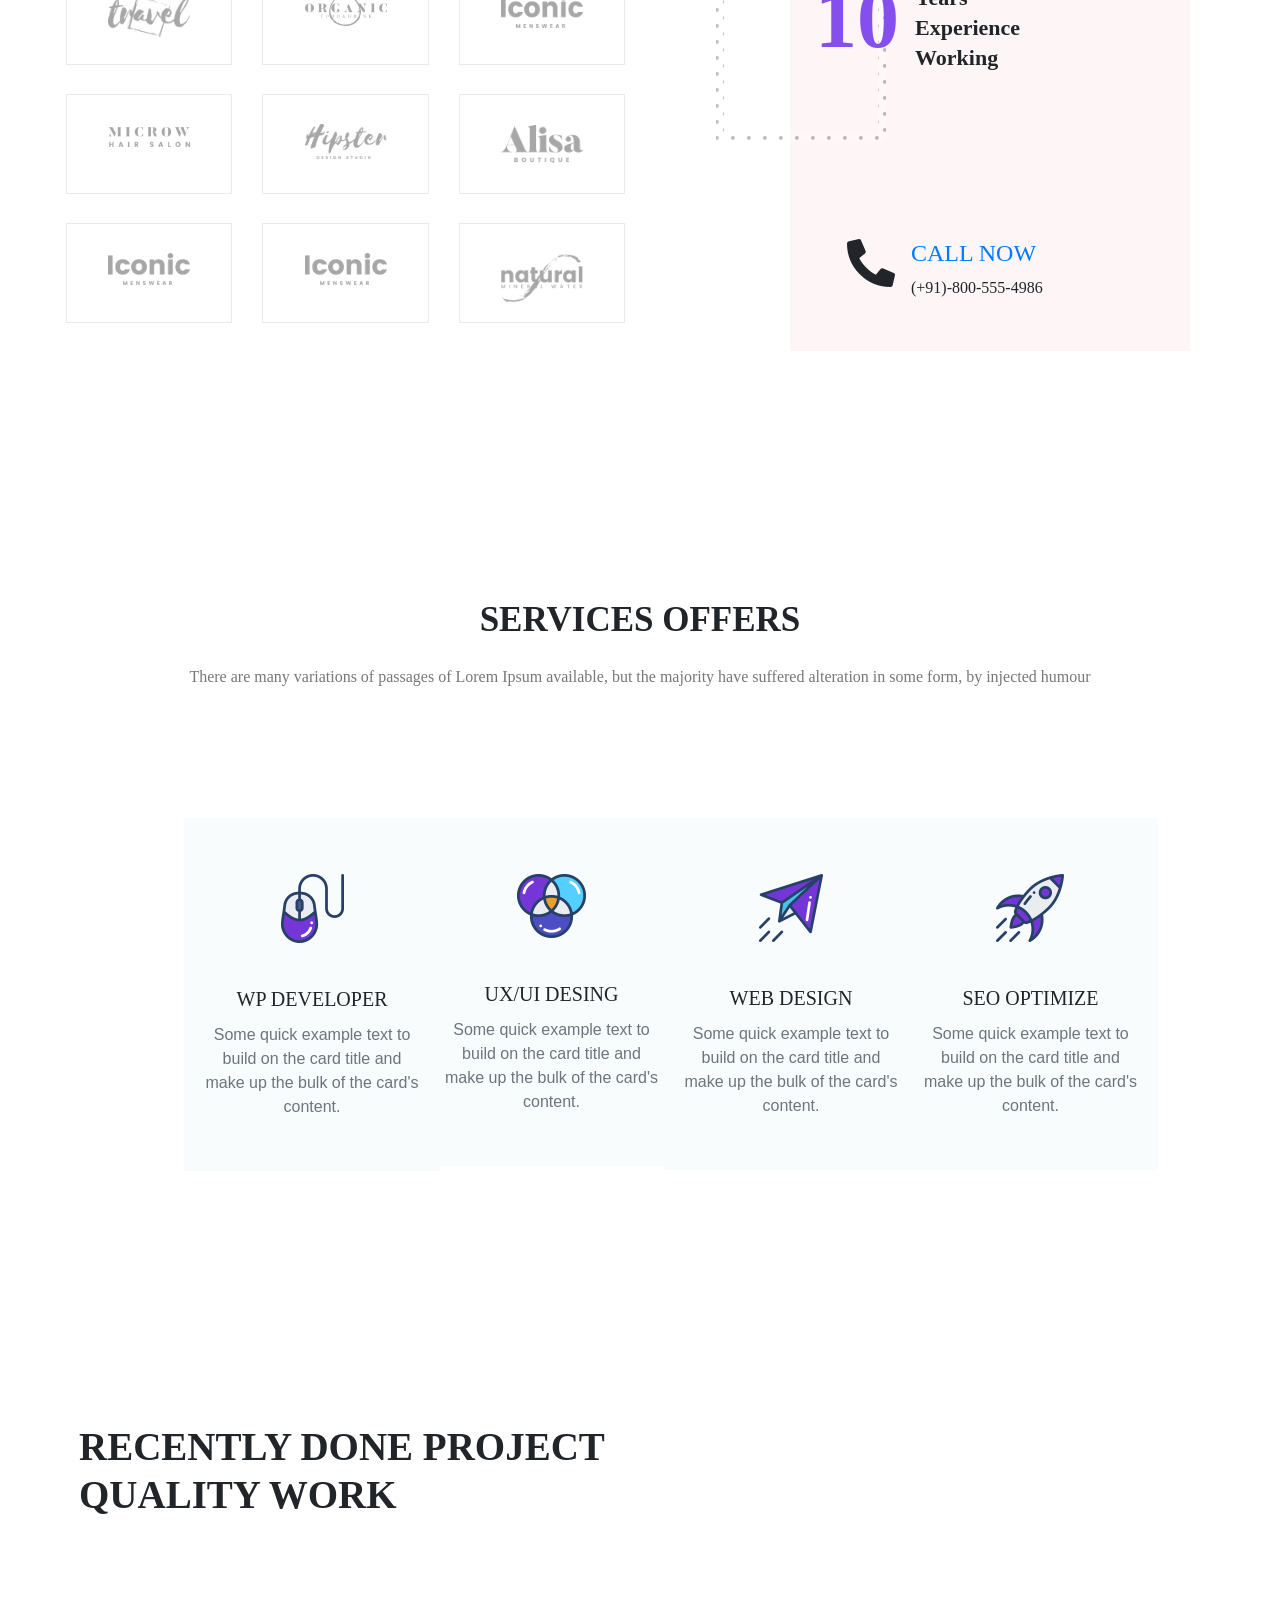
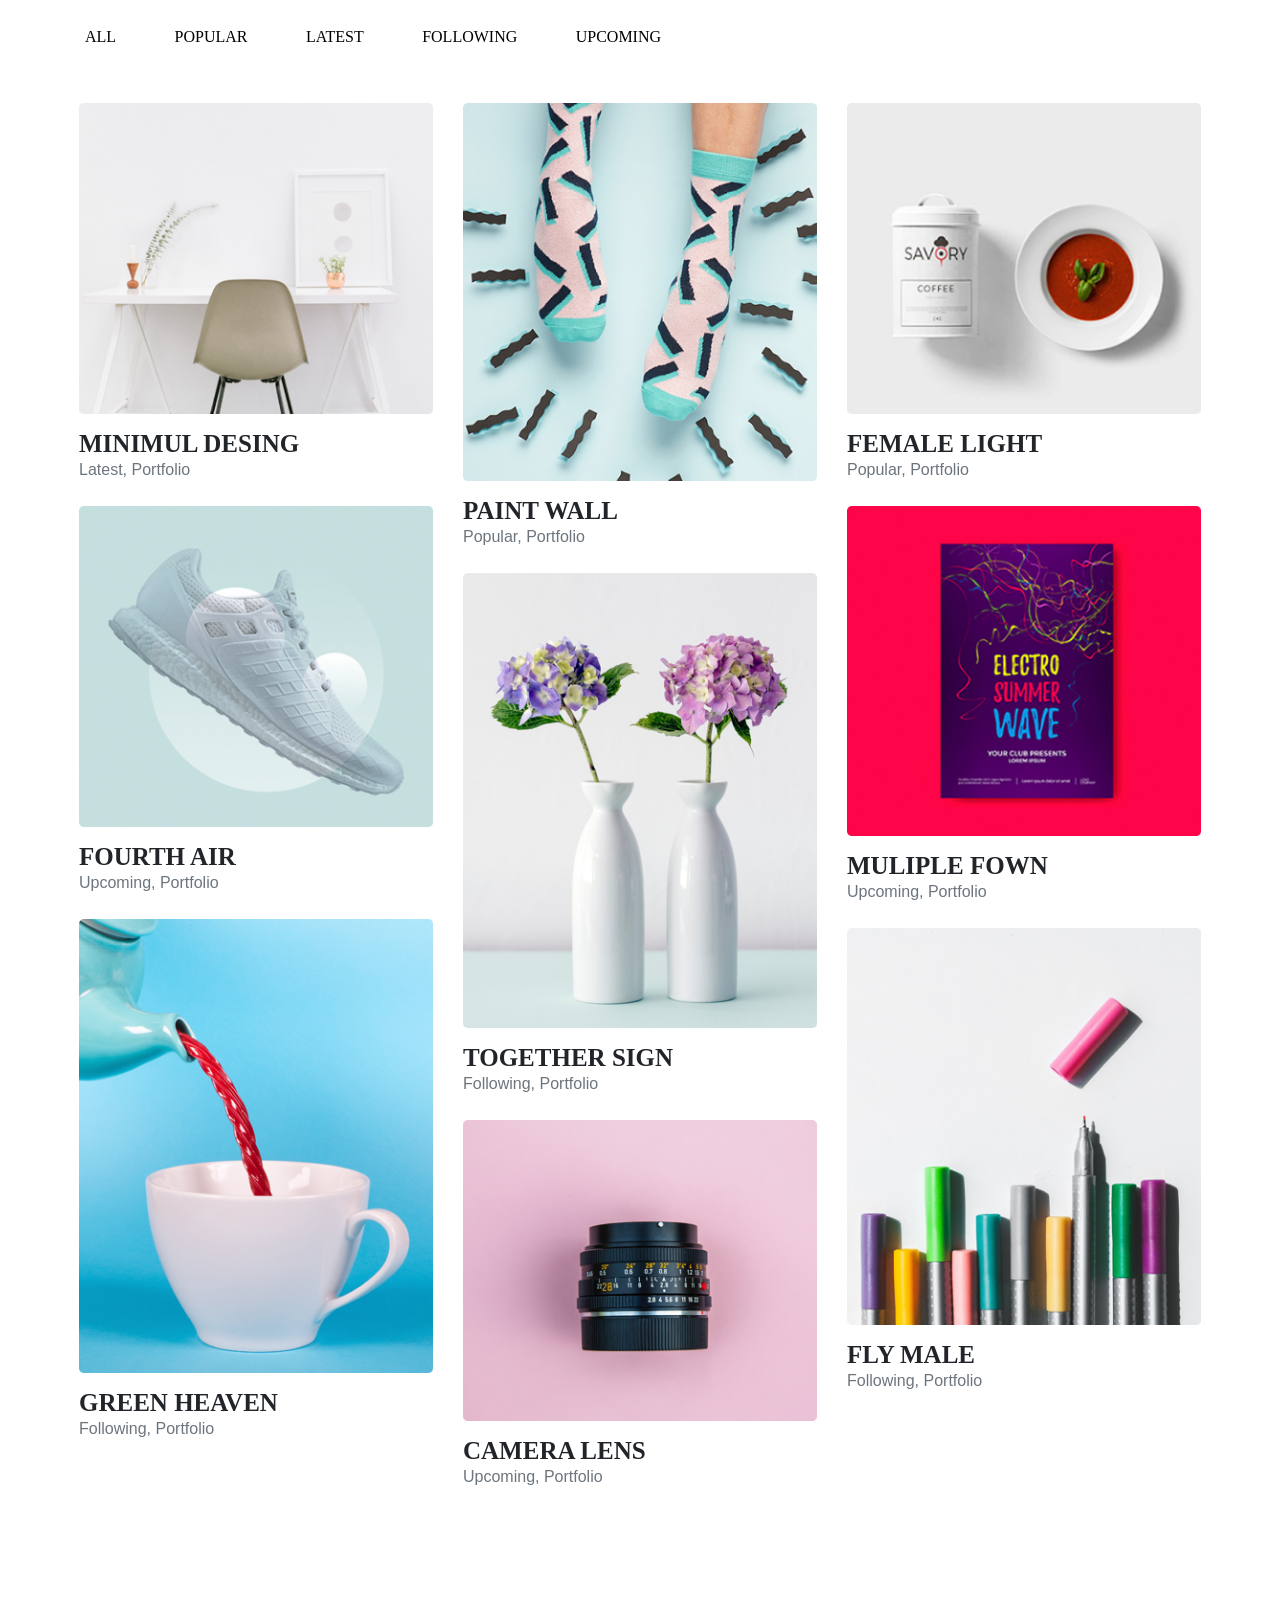
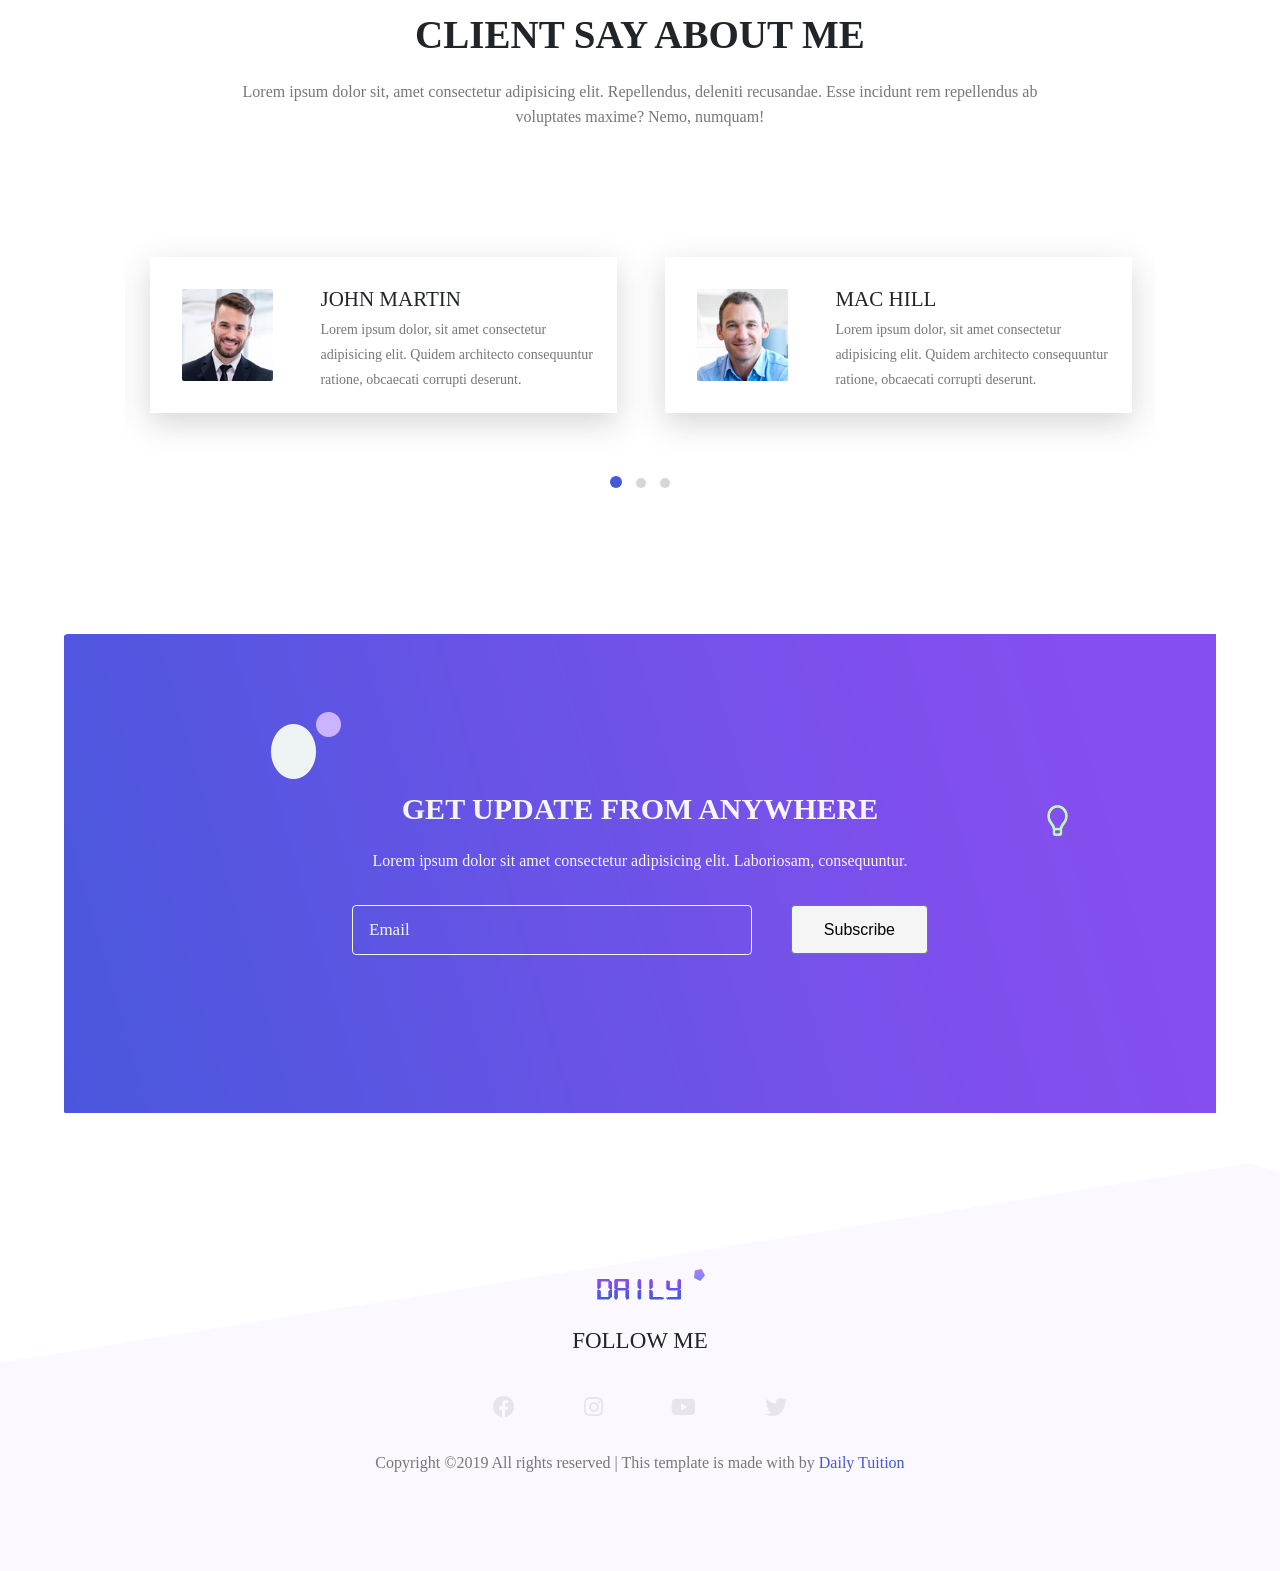
<file: Portfolio/Daily/Index.html>
<!DOCTYPE html>
<html lang="en">

<head>
    <meta charset="UTF-8">
    <meta name="viewport" content="width=device-width, initial-scale=1.0">
    <meta http-equiv="X-UA-Compatible" content="ie=edge">
    <title>Daily Tuition</title>


    <!--  Bootstrap css file  -->
    <link rel="stylesheet" href="./css/bootstrap.min.css">

    <!--  font awesome icons  -->
    <link rel="stylesheet" href="./css/all.min.css">


    <!--  Magnific Popup css file  -->
    <link rel="stylesheet" href="./vendor/Magnific-Popup/dist/magnific-popup.css">


    <!--  Owl-carousel css file  -->
    <link rel="stylesheet" href="./vendor/owl-carousel/css/owl.carousel.min.css">
    <link rel="stylesheet" href="./vendor/owl-carousel/css/owl.theme.default.min.css">


    <!--  custom css file  -->
    <link rel="stylesheet" href="./css/style.css">

    <!--  Responsive css file  -->
    <link rel="stylesheet" href="./css/responsive.css">

</head>

<body>


    <!--  ======================= Start Header Area ============================== -->

    <header class="header_area">
        <div class="main-menu">
            <nav class="navbar navbar-expand-lg navbar-light">
                <a class="navbar-brand" href="#"><img src="./img/logo.png" alt="logo"></a>
                <button class="navbar-toggler" type="button" data-toggle="collapse" data-target="#navbarNav"
                    aria-controls="navbarNav" aria-expanded="false" aria-label="Toggle navigation">
                    <span class="navbar-toggler-icon"></span>
                </button>
                <div class="collapse navbar-collapse" id="navbarNav">
                    <div class="mr-auto"></div>
                    <ul class="navbar-nav">
                        <li class="nav-item active">
                            <a class="nav-link" href="#">Home <span class="sr-only">(current)</span></a>
                        </li>
                        <li class="nav-item">
                            <a class="nav-link" href="#">about</a>
                        </li>
                        <li class="nav-item">
                            <a class="nav-link" href="#">services</a>
                        </li>
                        <li class="nav-item">
                            <a class="nav-link" href="#">portfolio</a>
                        </li>
                        <li class="nav-item">
                            <a class="nav-link" href="#">pages</a>
                        </li>
                        <li class="nav-item">
                            <a class="nav-link" href="#">blog</a>
                        </li>
                        <li class="nav-item">
                            <a class="nav-link" href="#">contact</a>
                        </li>

                    </ul>
                </div>
            </nav>
        </div>
    </header>

    <!--  ======================= End Header Area ============================== -->

    <!--  ======================= Start Main Area ================================ -->
    <main class="site-main">


        <!--  ======================= Start Banner Area =======================  -->
        <section class="site-banner">
            <div class="container">
                <div class="row">
                    <div class="col-lg-6 col-md-12 site-title">
                        <h3 class="title-text">Hey</h3>
                        <h1 class="title-text text-uppercase">I am Akshay</h1>
                        <h4 class="title-text text-uppercase">Senior Wordpress Developer</h4>
                        <div class="site-buttons">
                            <div class="d-flex flex-row flex-wrap">
                                <button type="button" class="btn button primary-button mr-4 text-uppercase">hire
                                    me</button>
                                <button type="button" class="btn button secondary-button text-uppercase">Get cv</button>
                            </div>
                        </div>
                    </div>
                    <div class="col-lg-6 col-md-12 banner-image">
                        <img src="./img/banner/banner-image.png" alt="banner-img" class="img-fluid">
                    </div>
                </div>
            </div>
        </section>
        <!--  ======================= End Banner Area =======================  -->

        <!--  ========================= About Area ==========================  -->

        <section class="about-area">
            <div class="container-fluid">
                <div class="row">
                    <div class="col-lg-6 col-md-12">
                        <div class="about-image">
                            <img src="./img/about-us.png" alt="About us" class="img-fluid">
                        </div>
                    </div>
                    <div class="col-lg-6 col-md-12 about-title">
                        <h2 class="text-uppercase pt-5">
                            <span>Let me</span>
                            <span>introduce</span>
                            <span>myself</span>
                        </h2>
                        <div class="paragraph py-4 w-75">
                            <p class="para">
                                Lorem ipsum dolor sit amet consectetur adipisicing elit. Error rerum iure obcaecati vel
                                possimus officia maiores perferendis ut! Quos, perspiciatis.
                            </p>
                            <p class="para">
                                It is a long established fact that a reader will be distracted by the readable content
                                of a page when looking at its layout. The point of using Lorem Ipsum is that it has a
                                more-or-less normal distribution of letters, as opposed to using 'Content here, content
                                here
                            </p>
                        </div>
                        <button type="button" class="btn button primary-button text-uppercase">Download cv</button>
                    </div>
                </div>
            </div>
        </section>

        <!--  ========================= End About Area ==========================  -->

        <!--  ======================== Brand Area ==============================  -->

        <section class="brand-area">
            <div class="container-fluid">
                <div class="row">
                    <div class="col-xl-6 col-lg-12 col-md-12">
                        <div class="first-row row">
                            <div class="col-lg-4 col-md-6 col-sm-6">
                                <div class="single-brand">
                                    <img src="./img/brands/logo1.png" alt="Brand-1 ">
                                </div>
                            </div>
                            <div class="col-lg-4 col-md-6 col-sm-6">
                                <div class="single-brand">
                                    <img src="./img/brands/logo2.png" alt="Brand-2 ">
                                </div>
                            </div>
                            <div class="col-lg-4 col-md-6 col-sm-6">
                                <div class="single-brand">
                                    <img src="./img/brands/logo3.png" alt="Brand-3 ">
                                </div>
                            </div>
                            <div class="col-lg-4 col-md-6 col-sm-6">
                                <div class="single-brand">
                                    <img src="./img/brands/logo4.png" alt="Brand-4">
                                </div>
                            </div>
                            <div class="col-lg-4 col-md-6 col-sm-6">
                                <div class="single-brand">
                                    <img src="./img/brands/logo5.png" alt="Brand-5 ">
                                </div>
                            </div>
                            <div class="col-lg-4 col-md-6 col-sm-6">
                                <div class="single-brand">
                                    <img src="./img/brands/logo6.png" alt="Brand-6">
                                </div>
                            </div>
                            <div class="col-lg-4 col-md-6 col-sm-6">
                                <div class="single-brand">
                                    <img src="./img/brands/logo7.png" alt="Brand-7 ">
                                </div>
                            </div>
                            <div class="col-lg-4 col-md-6 col-sm-6">
                                <div class="single-brand">
                                    <img src="./img/brands/logo8.png" alt="Brand-8 ">
                                </div>
                            </div>
                            <div class="col-lg-4 col-md-6 col-sm-6">
                                <div class="single-brand">
                                    <img src="./img/brands/logo9.png" alt="Brand-9">
                                </div>
                            </div>
                        </div>
                    </div>
                    <div class="col-xl-6 col-lg-12 col-md-12">
                        <div class="experience-area">
                            <div class="d-flex flex-row years-area">
                                <h2 class="p-3 years">10</h2>
                                <h2>
                                    <span>Years</span>
                                    <span>Experience</span>
                                    <span>Working</span>
                                </h2>
                            </div>
                            <div class="d-flex flex-row flex-wrap call-area">
                                <span><i class="fas fa-phone-alt fa-3x px-3"></i></span>
                                <div class="call-now">
                                    <a href="#" class="text-uppercase h4 font-roboto">Call Now</a>
                                    <span class="font-roboto py-2">(+91)-800-555-4986</span>
                                </div>
                            </div>
                            <div class="bg-panel"></div>
                        </div>
                    </div>
                </div>
            </div>
        </section>

        <!--  ======================== End Brand Area ==============================  -->

        <!--  ====================== Start Services Area =============================  -->

        <section class="services-area">
            <div class="container">
                <div class="row">
                    <div class="col-lg-12 text-center services-title">
                        <h1 class="text-uppercase title-text">Services Offers</h1>
                        <p class="para">
                            There are many variations of passages of Lorem Ipsum available, but the majority have
                            suffered alteration in some form, by injected humour
                        </p>
                    </div>
                </div>
                <div class="container services-list">
                    <div class="row">
                        <div class="col-lg-3 col-md-6 col-sm-12">
                            <div class="services">
                                <div class="sevices-img text-center py-4">
                                    <img src="./img/services/s1.png" alt="Services-1">
                                </div>
                                <div class="card-body text-center">
                                    <h5 class="card-title text-uppercase font-roboto">Wp developer</h5>
                                    <p class="card-text text-secondary">
                                        Some quick example text to build on the card
                                        title and make up
                                        the bulk of the card's content.
                                    </p>
                                </div>
                            </div>
                        </div>
                        <div class="col-lg-3 col-md-6 col-sm-12">
                            <div class="services">
                                <div class="sevices-img text-center py-4">
                                    <img src="./img/services/s2.png" alt="Services-2">
                                </div>
                                <div class="card-body text-center">
                                    <h5 class="card-title text-uppercase font-roboto">ux/ui desing</h5>
                                    <p class="card-text text-secondary">
                                        Some quick example text to build on the card
                                        title and make up
                                        the bulk of the card's content.
                                    </p>
                                </div>
                            </div>
                        </div>
                        <div class="col-lg-3 col-md-6 col-sm-12">
                            <div class="services">
                                <div class="sevices-img text-center py-4">
                                    <img src="./img/services/s3.png" alt="Services-3">
                                </div>
                                <div class="card-body text-center">
                                    <h5 class="card-title text-uppercase font-roboto">web design</h5>
                                    <p class="card-text text-secondary">
                                        Some quick example text to build on the card
                                        title and make up
                                        the bulk of the card's content.
                                    </p>
                                </div>
                            </div>
                        </div>
                        <div class="col-lg-3 col-md-6 col-sm-12">
                            <div class="services">
                                <div class="sevices-img text-center py-4">
                                    <img src="./img/services/s4.png" alt="Services-4">
                                </div>
                                <div class="card-body text-center">
                                    <h5 class="card-title text-uppercase font-roboto">seo optimize</h5>
                                    <p class="card-text text-secondary">
                                        Some quick example text to build on the card
                                        title and make up
                                        the bulk of the card's content.
                                    </p>
                                </div>
                            </div>
                        </div>
                    </div>
                </div>
            </div>
        </section>

        <!--  ====================== End Services Area =============================  -->

        <!--  ======================= Project Area =============================  -->

        <section class="project-area">
            <div class="container">
                <div class="project-title pb-5">
                    <h1 class="text-uppercase title-h1">Recently Done Project</h1>
                    <h1 class="text-uppercase title-h1">Quality Work</h1>
                </div>

                <div class="button-group">
                    <button type="button" class="active" id="btn1" data-filter="*">All</button>
                    <button type="button" data-filter=".popular">Popular</button>
                    <button type="button" data-filter=".latest">Latest</button>
                    <button type="button" data-filter=".following">Following</button>
                    <button type="button" data-filter=".upcoming">Upcoming</button>
                </div>

                <div class="row grid">
                    <div class="col-lg-4 col-md-6 col-sm-12 element-item latest">
                        <div class="our-project">
                            <div class="img">
                                <a class="test-popup-link" href="./img/portfolio/p1.jpg">
                                    <img src="./img/portfolio/p1.jpg" alt="portfolio-1" class="img-fluid">
                                </a>
                            </div>
                            <div class="title py-4">
                                <h4 class="text-uppercase">Minimul Desing</h4>
                                <span class="text-secondary">Latest, Portfolio</span>
                            </div>
                        </div>
                    </div>
                    <div class="col-lg-4 col-md-6 col-sm-12 element-item popular">
                        <div class="our-project">
                            <div class="img">
                                <a class="test-popup-link" href="./img/portfolio/p2.jpg">
                                    <img src="./img/portfolio/p2.jpg" alt="portfolio-2" class="img-fluid">
                                </a>
                            </div>
                            <div class="title py-4">
                                <h4 class="text-uppercase">Paint Wall</h4>
                                <span class="text-secondary">Popular, Portfolio</span>
                            </div>
                        </div>
                    </div>
                    <div class="col-lg-4 col-md-6 col-sm-12 element-item popular">
                        <div class="our-project">
                            <div class="img">
                                <a class="test-popup-link" href="./img/portfolio/p3.jpg">
                                    <img src="./img/portfolio/p3.jpg" alt="portfolio-3" class="img-fluid">
                                </a>
                            </div>
                            <div class="title py-4">
                                <h4 class="text-uppercase">Female light</h4>
                                <span class="text-secondary">Popular, Portfolio</span>
                            </div>
                        </div>
                    </div>
                    <div class="col-lg-4 col-md-6 col-sm-12 element-item upcoming">
                        <div class="our-project">
                            <div class="img">
                                <a class="test-popup-link" href="./img/portfolio/p4.jpg">
                                    <img src="./img/portfolio/p4.jpg" alt="portfolio-4" class="img-fluid">
                                </a>
                            </div>
                            <div class="title py-4">
                                <h4 class="text-uppercase">Fourth Air</h4>
                                <span class="text-secondary">Upcoming, Portfolio</span>
                            </div>
                        </div>
                    </div>
                    <div class="col-lg-4 col-md-6 col-sm-12 element-item upcoming">
                        <div class="our-project">
                            <div class="img">
                                <a class="test-popup-link" href="./img/portfolio/p5.jpg">
                                    <img src="./img/portfolio/p5.jpg" alt="portfolio-5" class="img-fluid">
                                </a>
                            </div>
                            <div class="title py-4">
                                <h4 class="text-uppercase">Muliple fown</h4>
                                <span class="text-secondary">Upcoming, Portfolio</span>
                            </div>
                        </div>
                    </div>
                    <div class="col-lg-4 col-md-6 col-sm-12 element-item following">
                        <div class="our-project">
                            <div class="img">
                                <a class="test-popup-link" href="./img/portfolio/p6.jpg">
                                    <img src="./img/portfolio/p6.jpg" alt="portfolio-6" class="img-fluid">
                                </a>
                            </div>
                            <div class="title py-4">
                                <h4 class="text-uppercase">Together sign</h4>
                                <span class="text-secondary">Following, Portfolio</span>
                            </div>
                        </div>
                    </div>
                    <div class="col-lg-4 col-md-6 col-sm-12 element-item following">
                        <div class="our-project">
                            <div class="img">
                                <a class="test-popup-link" href="./img/portfolio/p7.jpg">
                                    <img src="./img/portfolio/p7.jpg" alt="portfolio-7" class="img-fluid">
                                </a>
                            </div>
                            <div class="title py-4">
                                <h4 class="text-uppercase">Green Heaven</h4>
                                <span class="text-secondary">Following, Portfolio</span>
                            </div>
                        </div>
                    </div>
                    <div class="col-lg-4 col-md-6 col-sm-12 element-item following">
                        <div class="our-project">
                            <div class="img">
                                <a class="test-popup-link" href="./img/portfolio/p8.jpg">
                                    <img src="./img/portfolio/p8.jpg" alt="portfolio-8" class="img-fluid">
                                </a>
                            </div>
                            <div class="title py-4">
                                <h4 class="text-uppercase">Fly Male</h4>
                                <span class="text-secondary">Following, Portfolio</span>
                            </div>
                        </div>
                    </div>
                    <div class="col-lg-4 col-md-6 col-sm-12 element-item upcoming">
                        <div class="our-project">
                            <div class="img">
                                <a class="test-popup-link" href="./img/portfolio/p9.jpg">
                                    <img src="./img/portfolio/p9.jpg" alt="portfolio-9" class="img-fluid">
                                </a>
                            </div>
                            <div class="title py-4">
                                <h4 class="text-uppercase">Camera Lens</h4>
                                <span class="text-secondary">Upcoming, Portfolio</span>
                            </div>
                        </div>
                    </div>
                </div>
            </div>
        </section>

        <!--  ======================= End Project Area =============================  -->

        <!--  ======================== About Me Area ==============================  -->

        <section class="about-area">
            <div class="container">
                <div class="row text-center">
                    <div class="col-12">
                        <div class="about-title">
                            <h1 class="text-uppercase title-h1">Client Say about me</h1>
                            <p class="para">
                                Lorem ipsum dolor sit, amet consectetur adipisicing elit. Repellendus, deleniti
                                recusandae. Esse incidunt rem repellendus ab voluptates maxime? Nemo, numquam!
                            </p>
                        </div>
                    </div>
                </div>
            </div>

            <div class="container carousel py-lg-5">
                <div class="owl-carousel owl-theme">
                    <div class="client row">
                        <div class="col-lg-4 col-md-12 client-img">
                            <img src="./img/testimonials/t1.jpg" alt="img1" class="img-fluid">
                        </div>
                        <div class="col-lg-8 col-md-12 about-client">
                            <h4 class="text-uppercase">John Martin</h4>
                            <p class="para">Lorem ipsum dolor, sit amet consectetur adipisicing elit. Quidem architecto
                                consequuntur ratione, obcaecati corrupti deserunt.</p>
                        </div>
                    </div>
                    <div class="client row">
                        <div class="col-lg-4 col-md-12 client-img">
                            <img src="./img/testimonials/t2.jpg" alt="img2" class="img-fluid">
                        </div>
                        <div class="col-lg-8 col-md-12 about-client">
                            <h4 class="text-uppercase">Mac Hill</h4>
                            <p class="para">Lorem ipsum dolor, sit amet consectetur adipisicing elit. Quidem architecto
                                consequuntur ratione, obcaecati corrupti deserunt.</p>
                        </div>
                    </div>
                    <div class="client row">
                        <div class="col-lg-4 col-md-12 client-img">
                            <img src="./img/testimonials/t1.jpg" alt="img1" class="img-fluid">
                        </div>
                        <div class="col-lg-8 col-md-12 about-client">
                            <h4 class="text-uppercase">John Martin</h4>
                            <p class="para">Lorem ipsum dolor, sit amet consectetur adipisicing elit. Quidem architecto
                                consequuntur ratione, obcaecati corrupti deserunt.</p>
                        </div>
                    </div>
                    <div class="client row">
                        <div class="col-lg-4 col-md-12 client-img">
                            <img src="./img/testimonials/t2.jpg" alt="img2" class="img-fluid">
                        </div>
                        <div class="col-lg-8 col-md-12 about-client">
                            <h4 class="text-uppercase">Mac Hill</h4>
                            <p class="para">Lorem ipsum dolor, sit amet consectetur adipisicing elit. Quidem architecto
                                consequuntur ratione, obcaecati corrupti deserunt.</p>
                        </div>
                    </div>
                    <div class="client row">
                        <div class="col-lg-4 col-md-12 client-img">
                            <img src="./img/testimonials/t1.jpg" alt="img1" class="img-fluid">
                        </div>
                        <div class="col-lg-8 col-md-12 about-client">
                            <h4 class="text-uppercase">John Martin</h4>
                            <p class="para">Lorem ipsum dolor, sit amet consectetur adipisicing elit. Quidem architecto
                                consequuntur ratione, obcaecati corrupti deserunt.</p>
                        </div>
                    </div>
                    <div class="client row">
                        <div class="col-lg-4 col-md-12 client-img">
                            <img src="./img/testimonials/t2.jpg" alt="img2" class="img-fluid">
                        </div>
                        <div class="col-lg-8 col-md-12 about-client">
                            <h4 class="text-uppercase">Mac Hill</h4>
                            <p class="para">Lorem ipsum dolor, sit amet consectetur adipisicing elit. Quidem architecto
                                consequuntur ratione, obcaecati corrupti deserunt.</p>
                        </div>
                    </div>
                </div>
            </div>

        </section>

        <!--  ======================== End About Me Area ==============================  -->

        <!--  ========================== Subscribe me Area ============================  -->
        <section class="subscribe-us-area">
            <div class="container subscribe">
                <div class="row">
                    <div class="col-lg-12 text-center subscribe-title">
                        <h4 class="text-uppercase">Get Update From anywhere</h4>
                        <p class="para">Lorem ipsum dolor sit amet consectetur adipisicing elit. Laboriosam,
                            consequuntur.</p>
                    </div>
                </div>
                <div class="d-sm-flex justify-content-center">
                    <form class="w-50">
                        <div class="row d-flex flex-row flex-wrap">
                            <div class="col input-textbox">
                                <input type="text" id="txtemail" class="form-control" placeholder="Email">
                            </div>
                            <div class="col">
                                <div class="btn-submit">
                                    <button type="submit" class="btn btn-success float-right">Subscribe</button>
                                </div>
                            </div>
                        </div>
                    </form>
                </div>
            </div>
        </section>
        <!--  ========================== End Subscribe me Area ============================  -->


    </main>
    <!--  ======================= End Main Area ================================ -->

    <footer class="footer-area">
        <div class="container">
            <div class="">
                <div class="site-logo text-center py-4">
                    <a href="#"><img src="./img/logo.png" alt="logo"></a>
                </div>
                <div class="social text-center">
                    <h5 class="text-uppercase">Follow me</h5>
                    <a href="#"><i class="fab fa-facebook"></i></a>
                    <a href="#"><i class="fab fa-instagram"></i></a>
                    <a href="#"><i class="fab fa-youtube"></i></a>
                    <a href="#"><i class="fab fa-twitter"></i></a>
                </div>
                <div class="copyrights text-center">
                    <p class="para">
                        Copyright ©2019 All rights reserved | This template is made with by
                        <a href="#"><span style="color: var(--primary-color);">Daily Tuition</span></a>
                    </p>
                </div>
            </div>
        </div>
    </footer>


    <!--  Jquery js file  -->
    <script src="./js/jquery.3.4.1.js"></script>

    <!--  Bootstrap js file  -->
    <script src="./js/bootstrap.min.js"></script>

    <!--  isotope js library  -->
    <script src="./vendor/isotope/isotope.min.js"></script>

    <!--  Magnific popup script file  -->
    <script src="./vendor/Magnific-Popup/dist/jquery.magnific-popup.min.js"></script>

    <!--  Owl-carousel js file  -->
    <script src="./vendor/owl-carousel/js/owl.carousel.min.js"></script>

    <!--  custom js file  -->
    <script src="./js/main.js"></script>


</body>

</html>
</file>
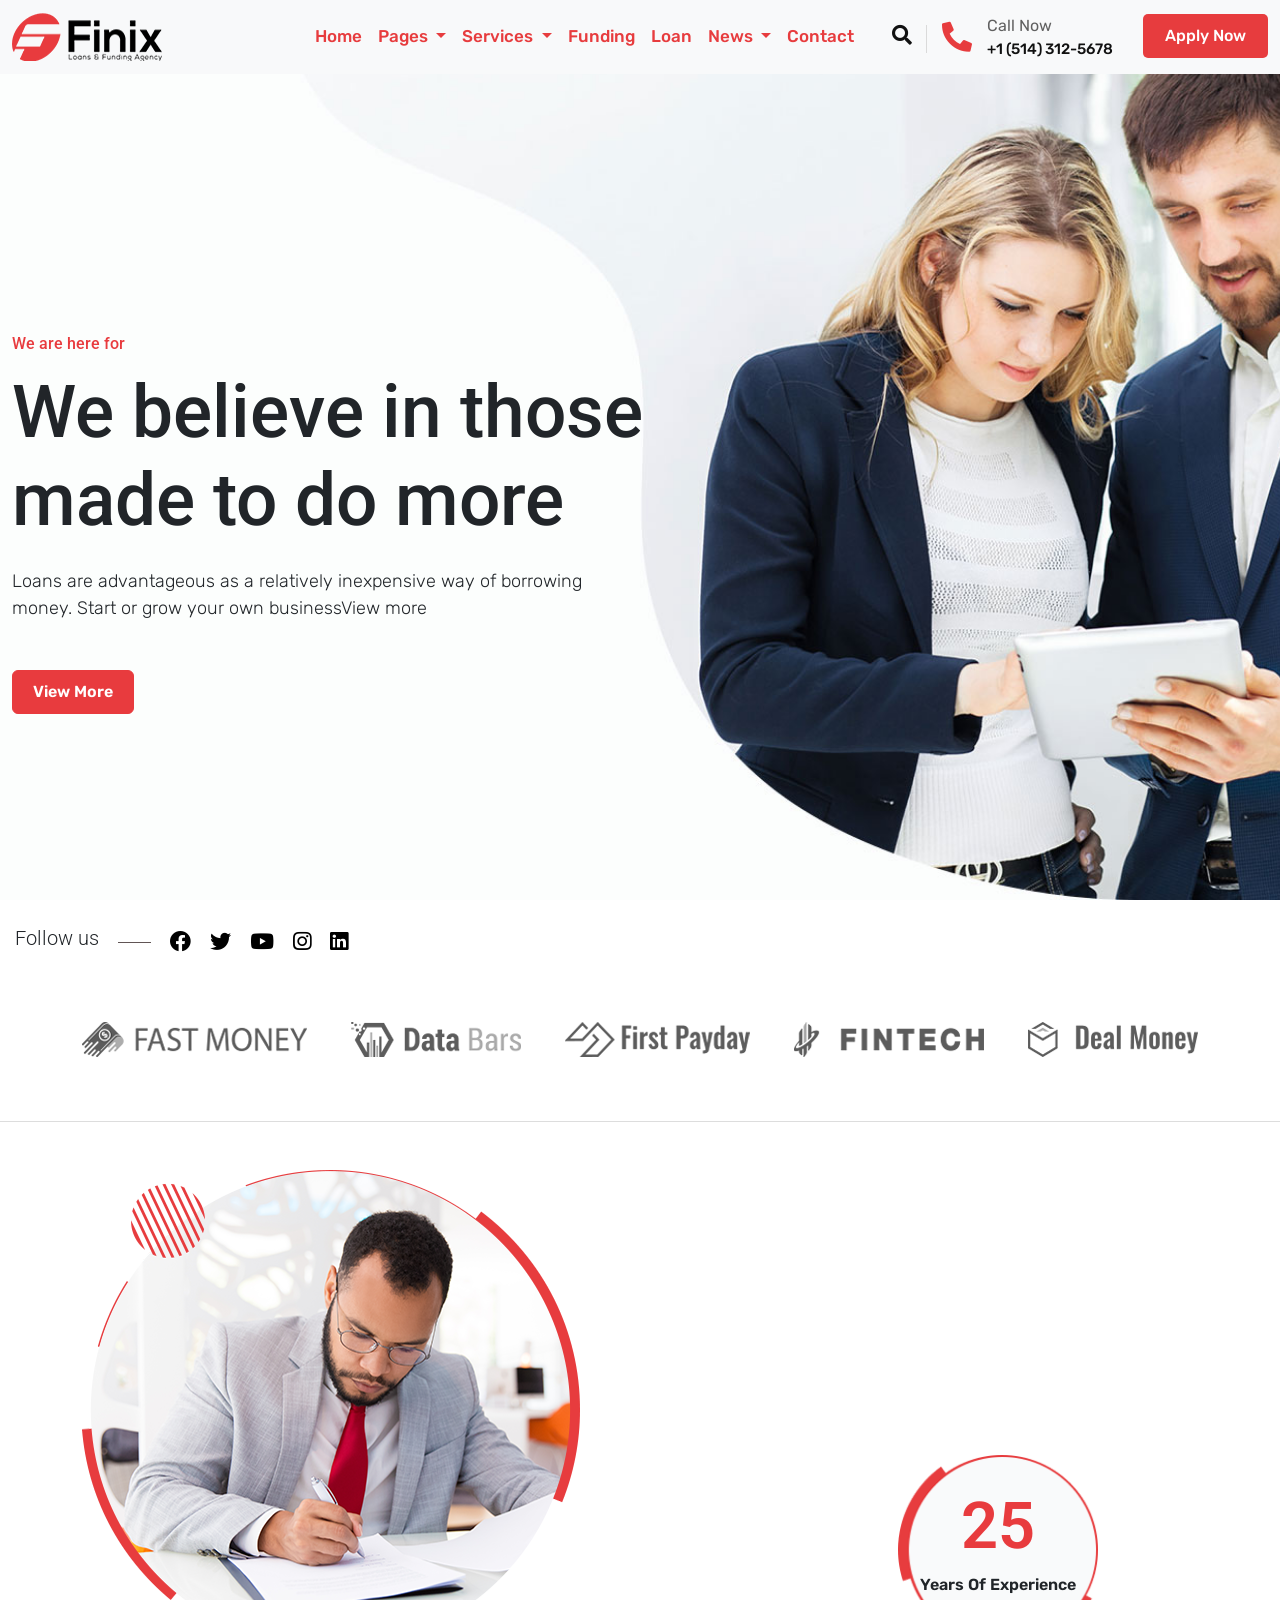
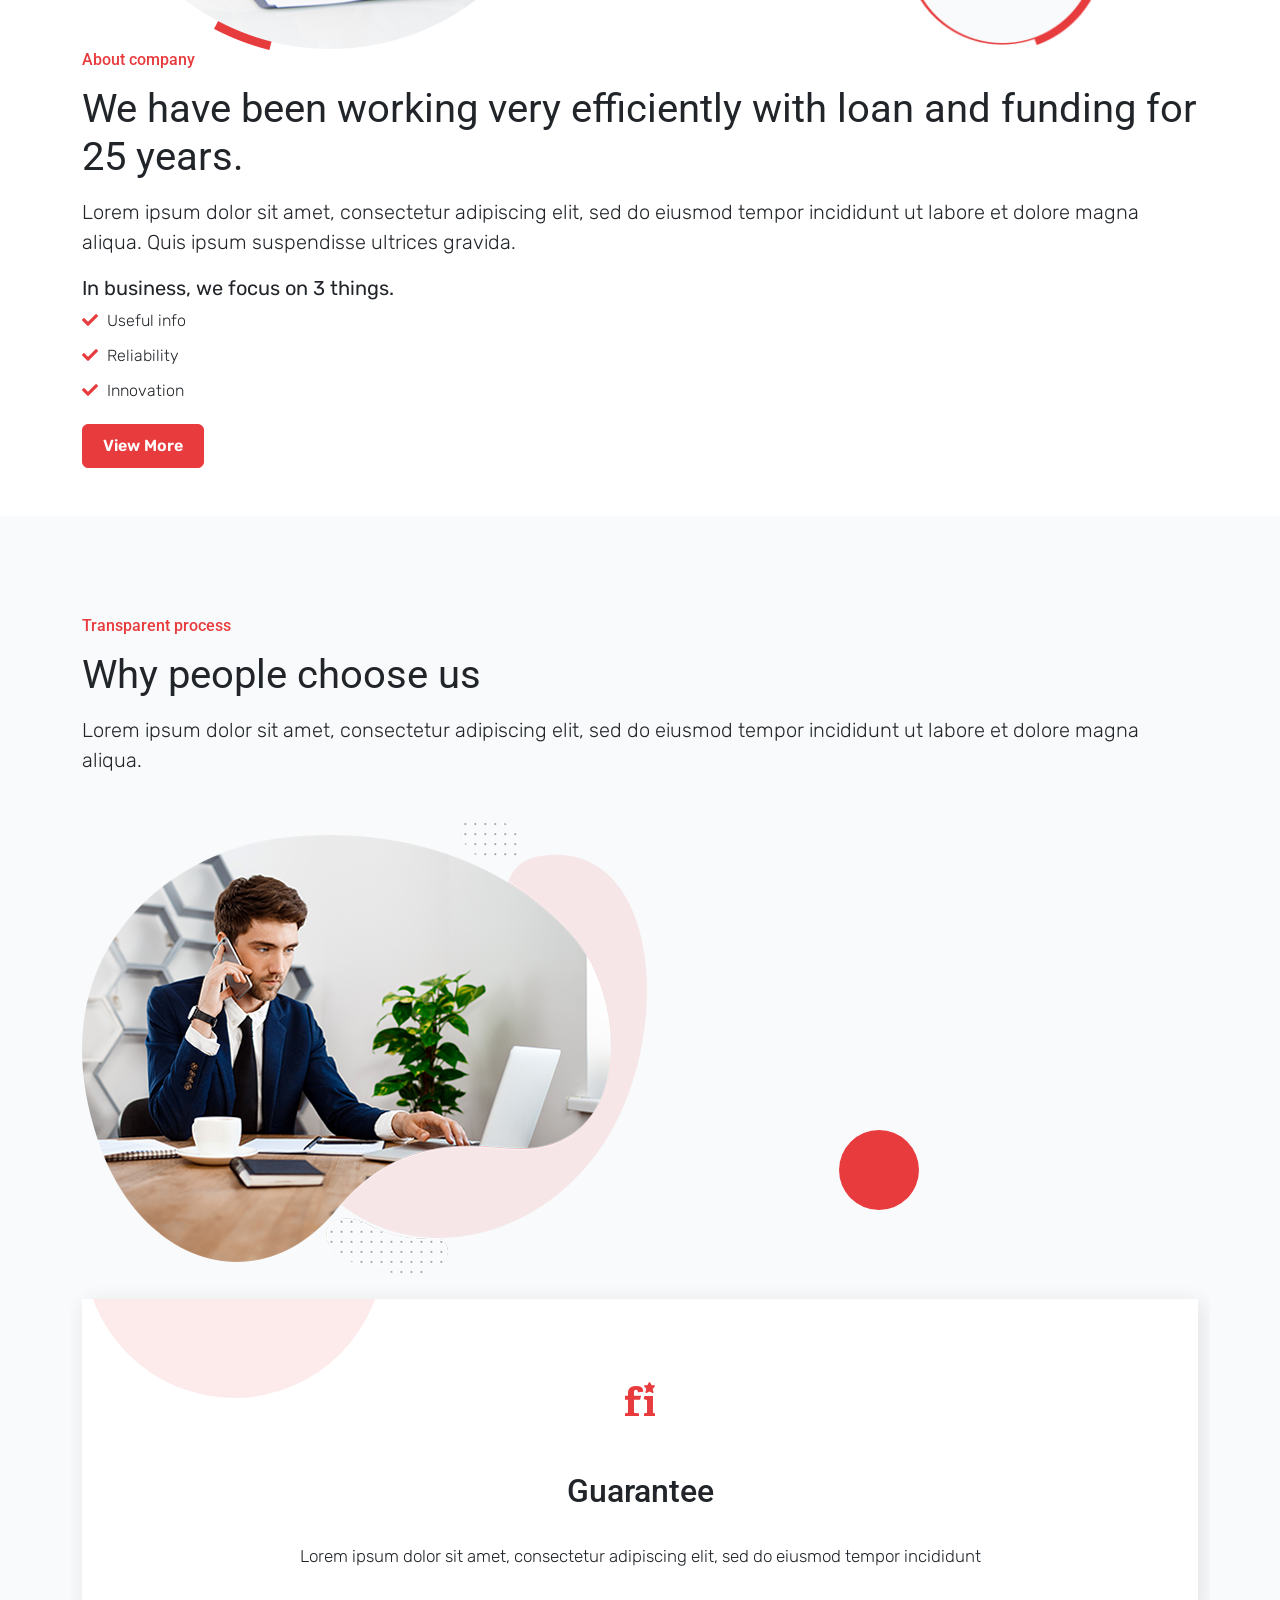
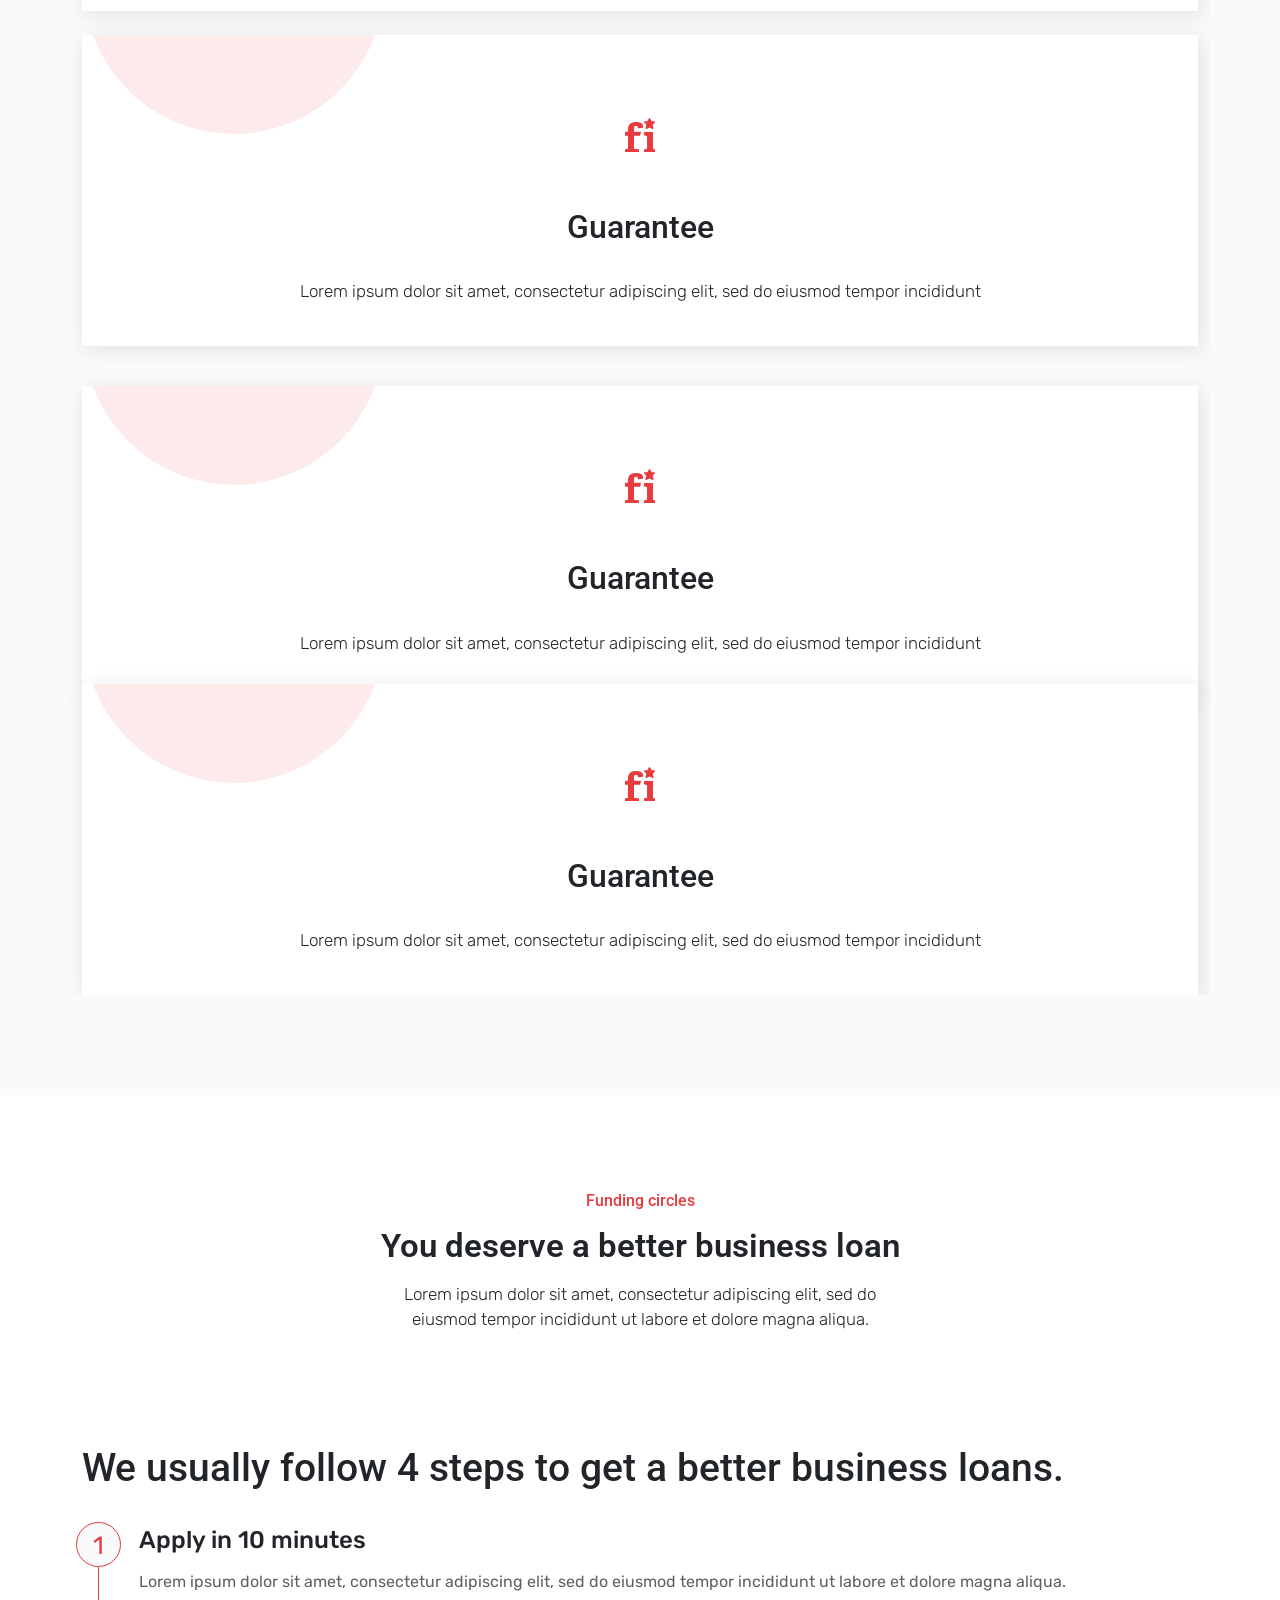
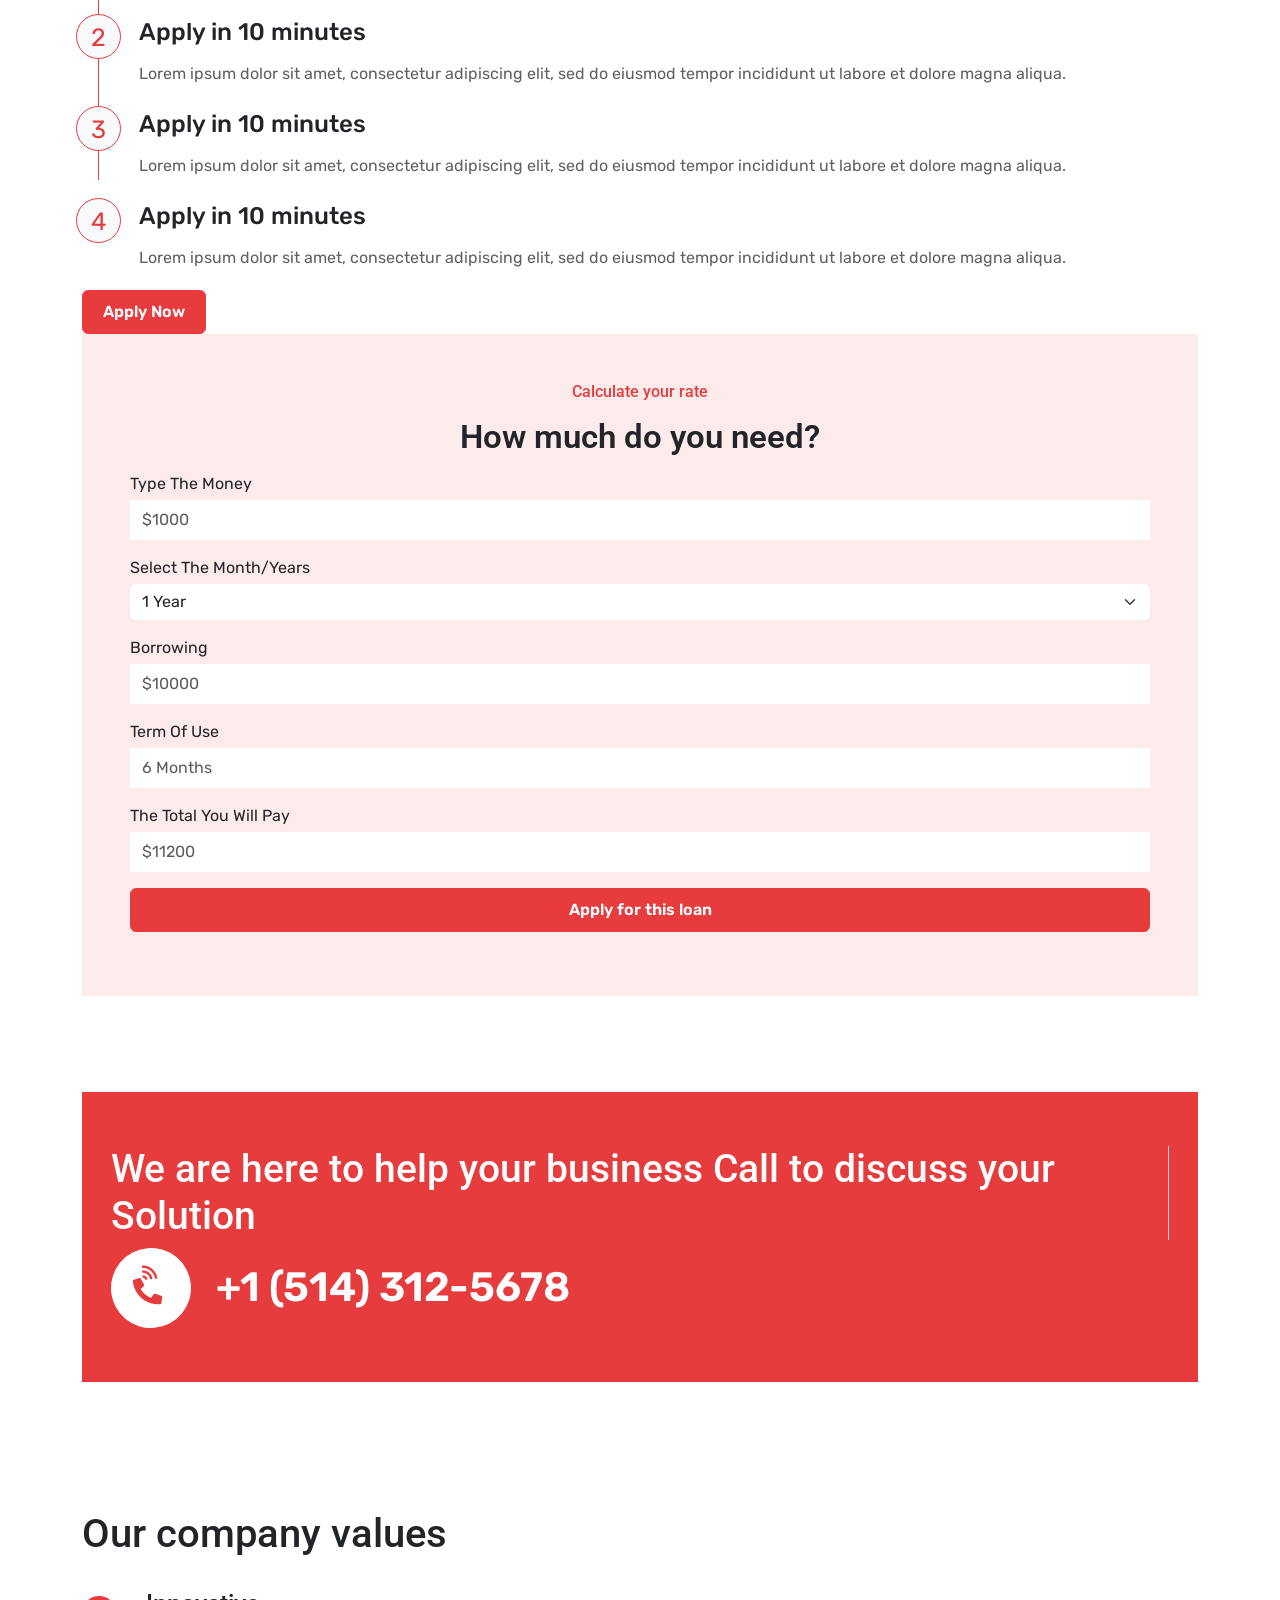
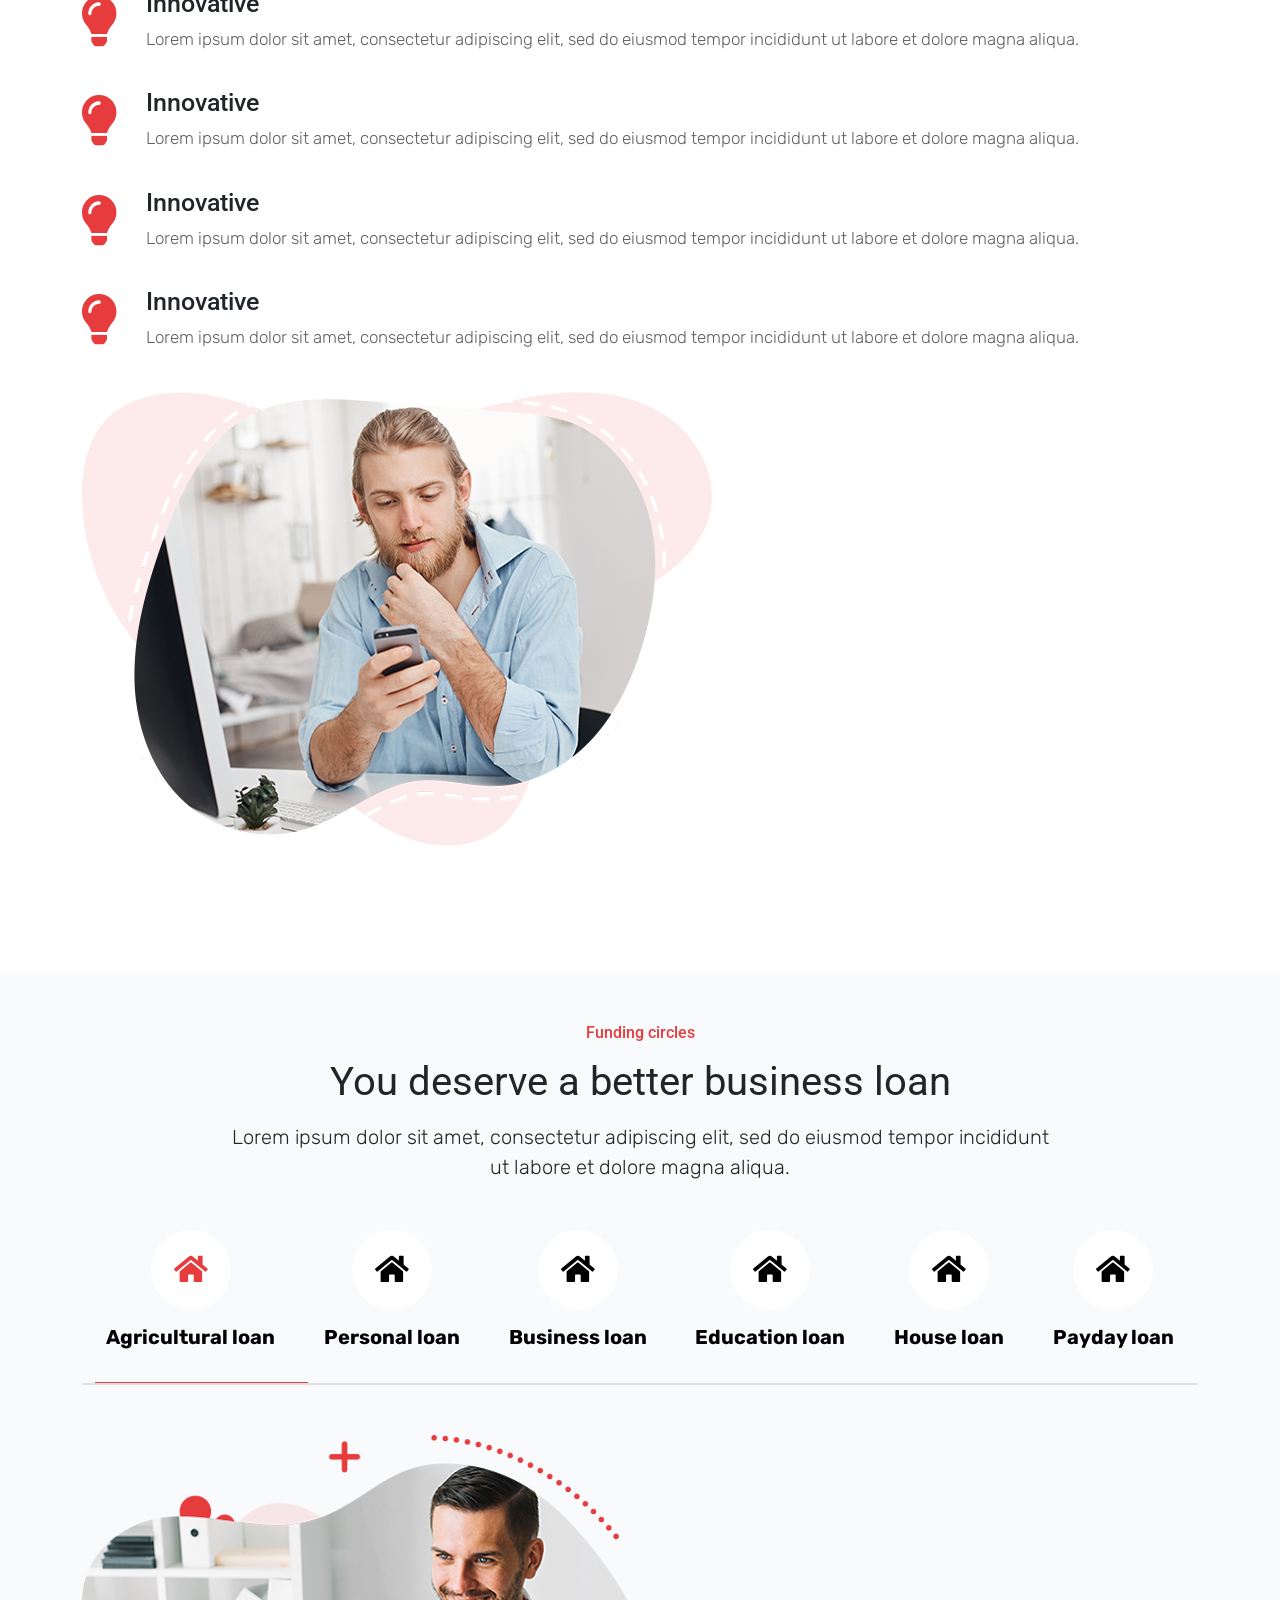
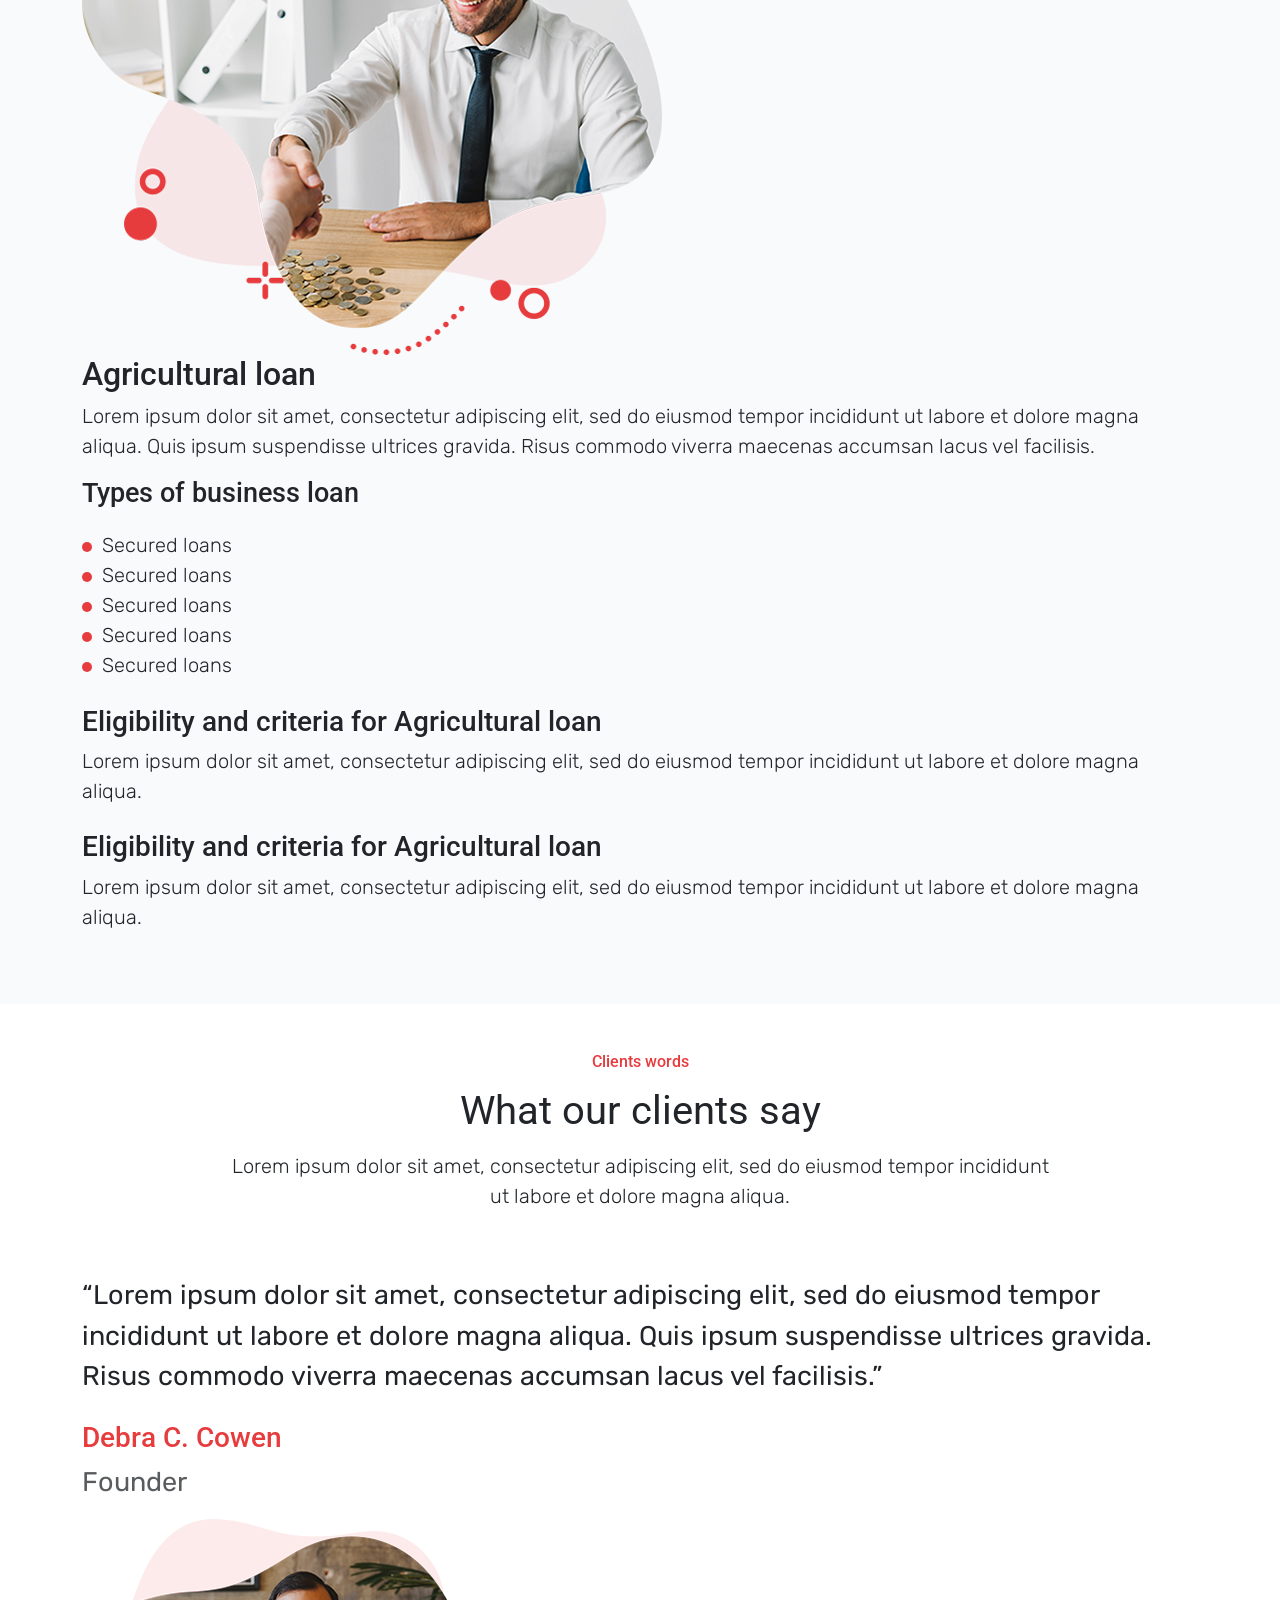
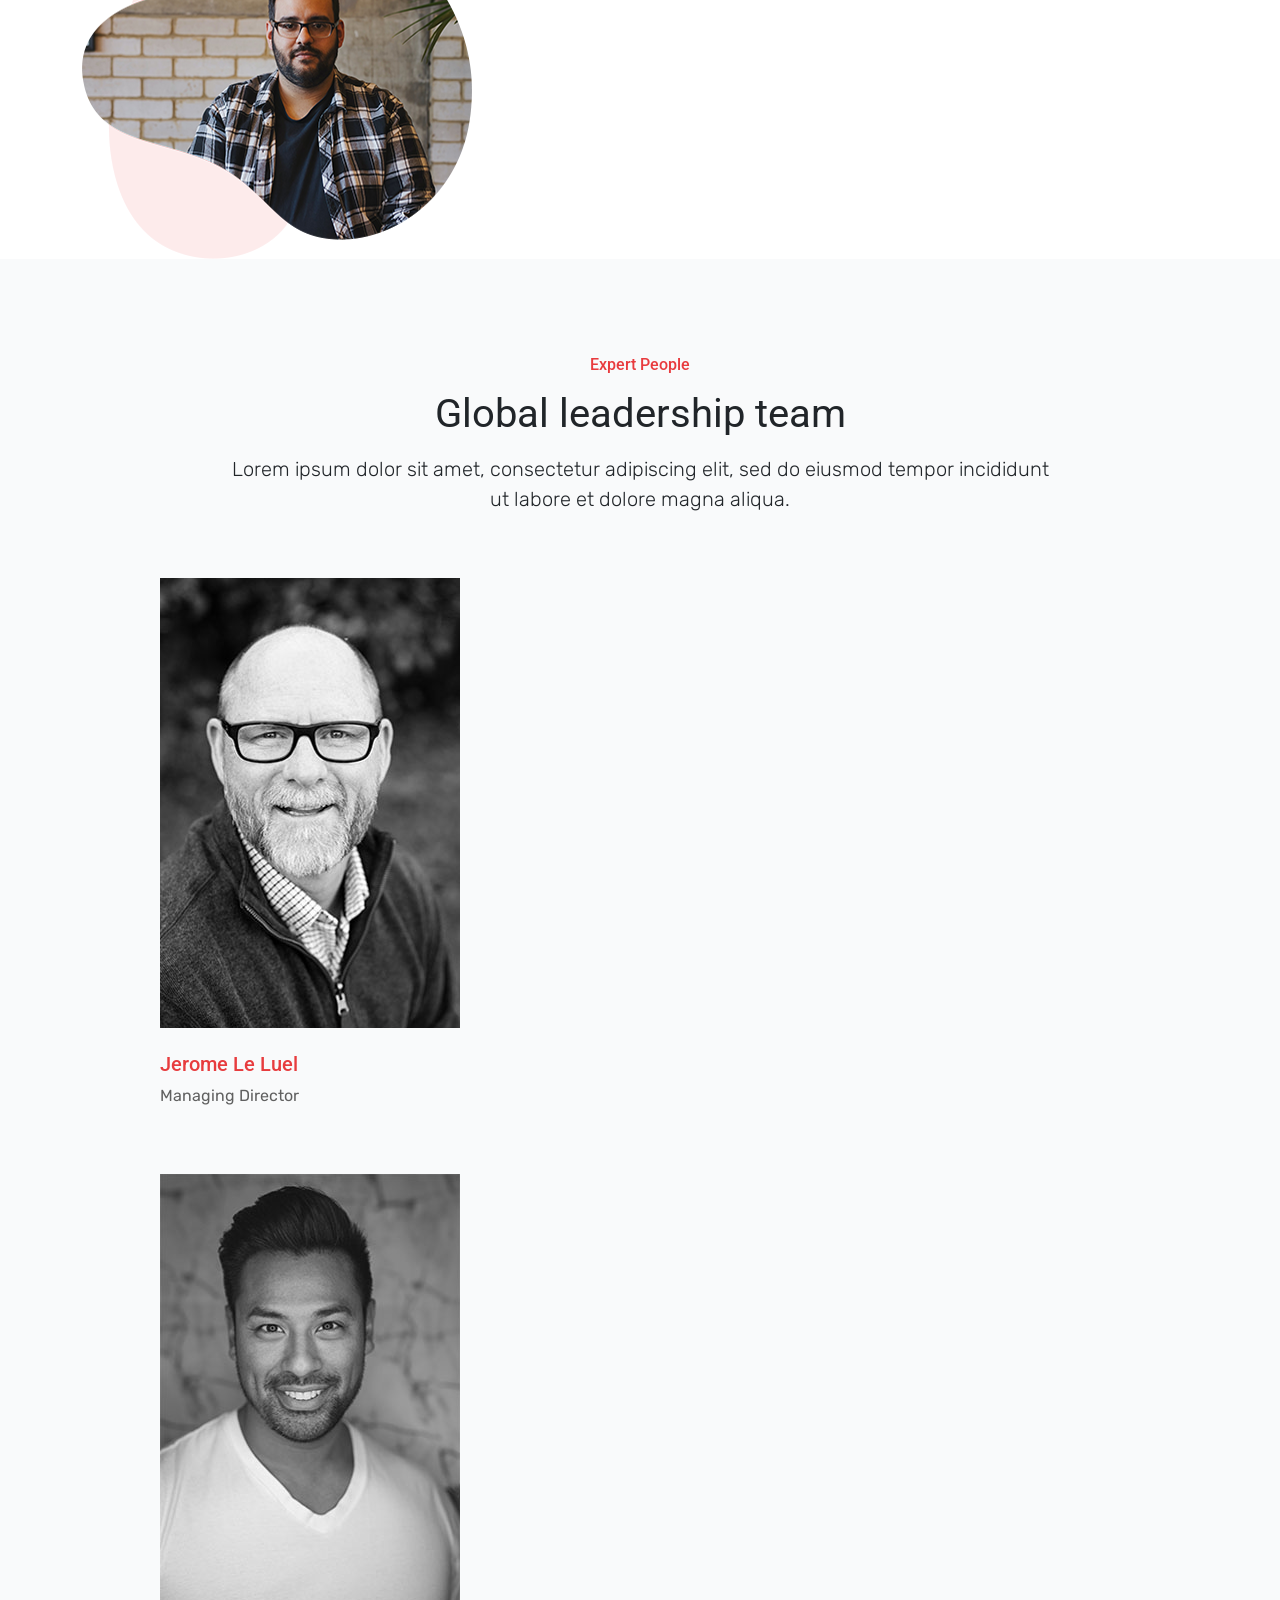
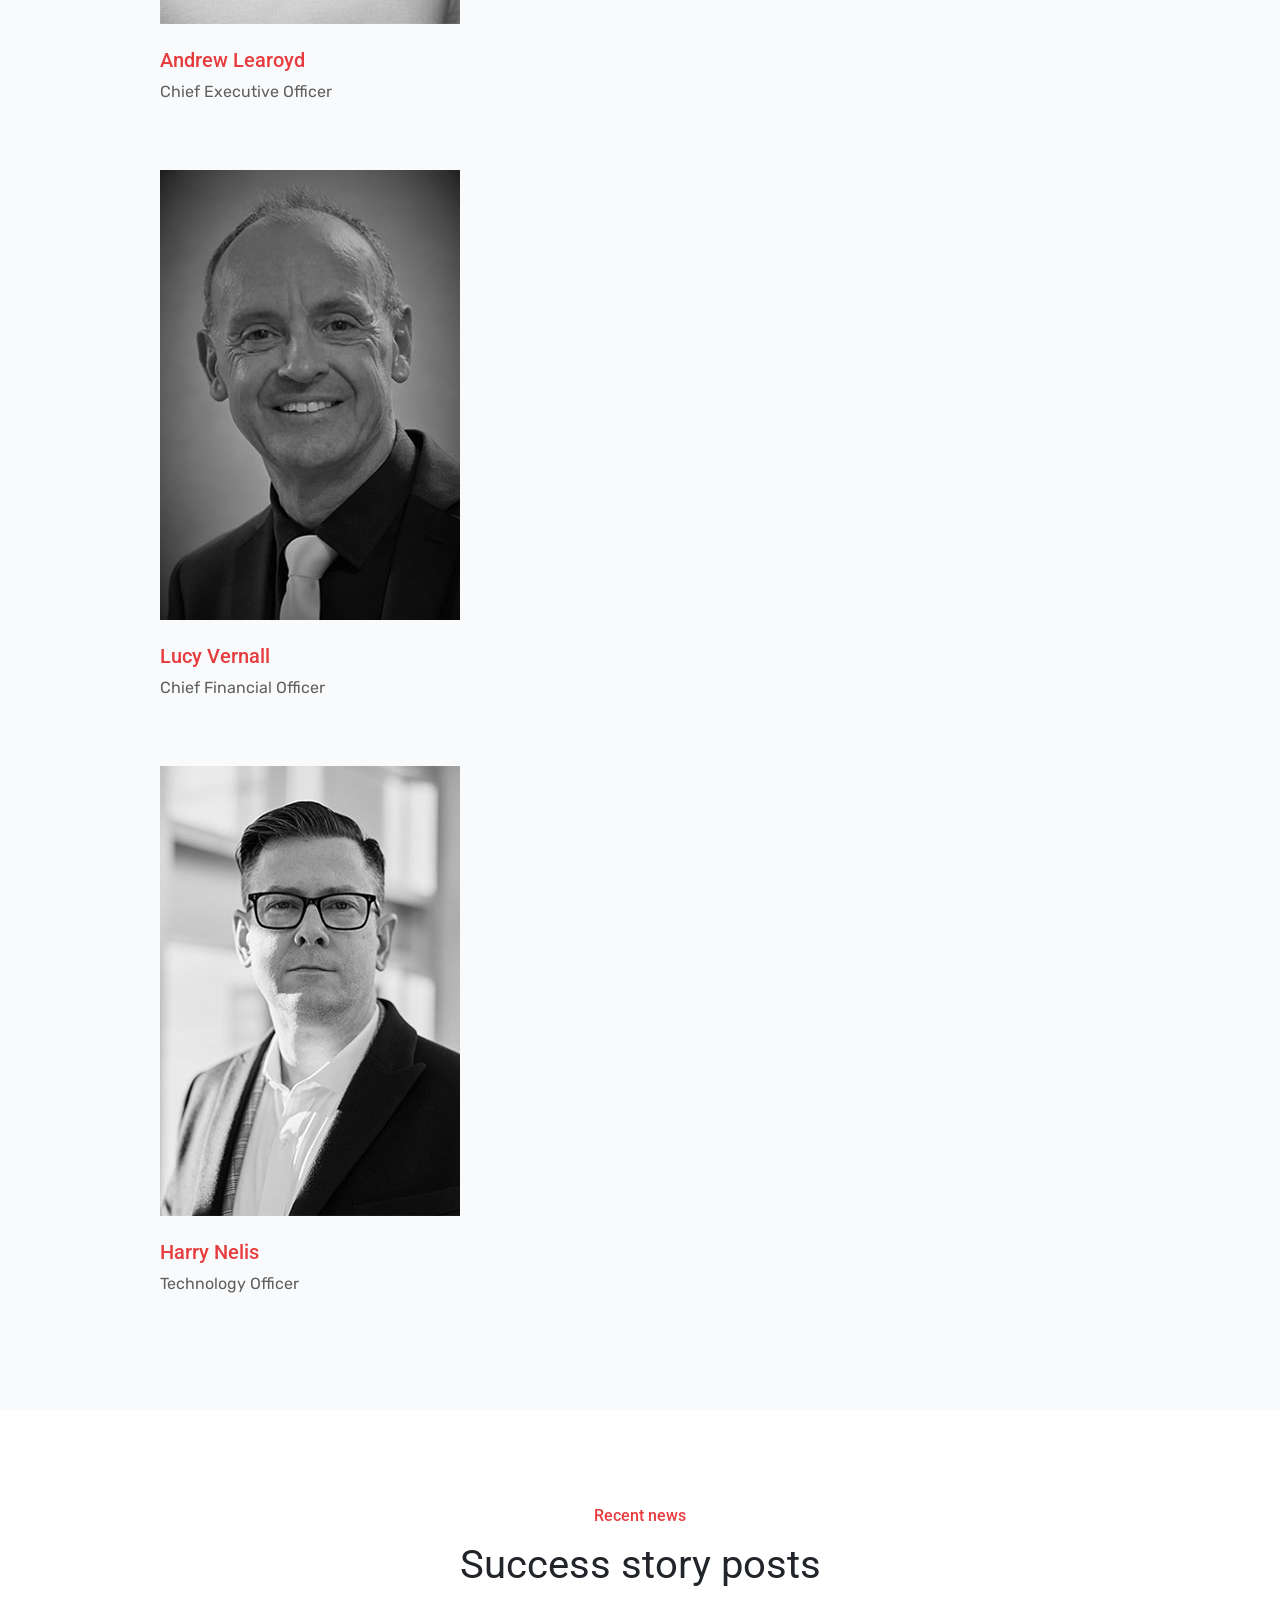
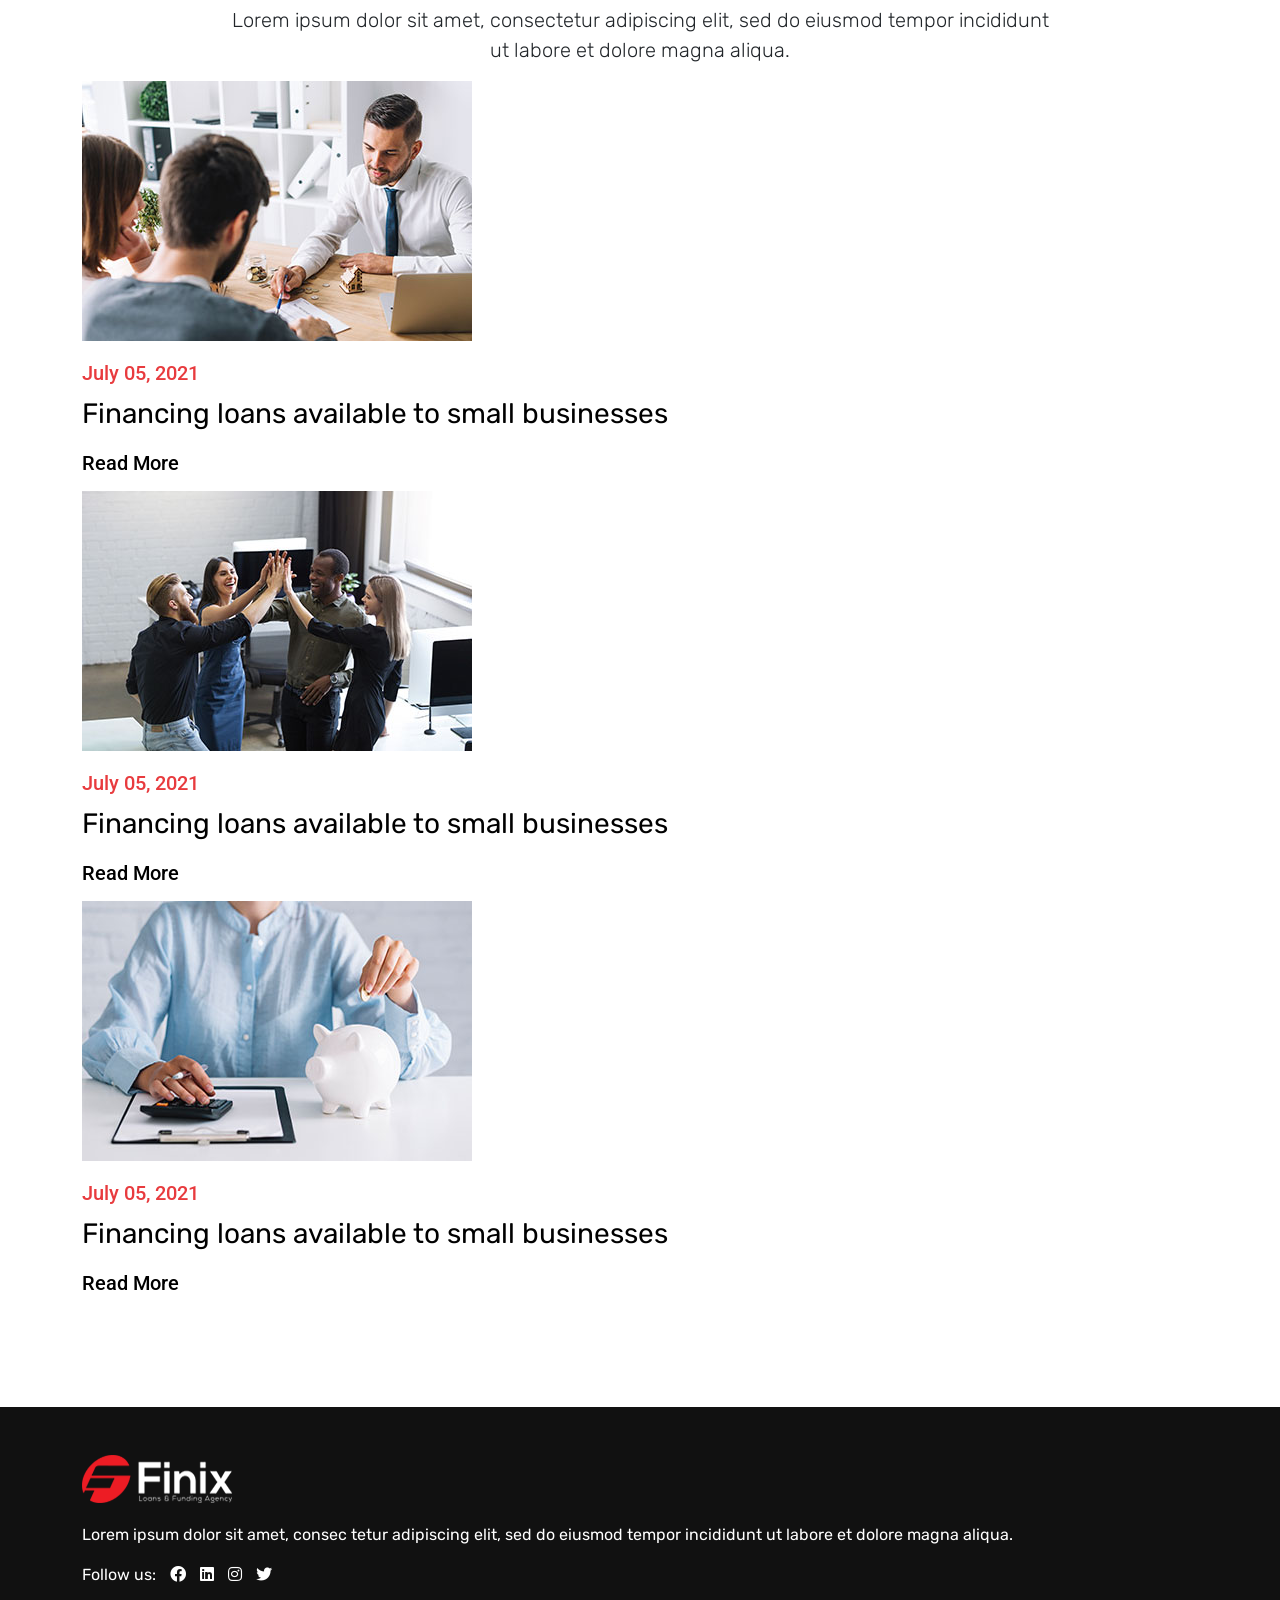
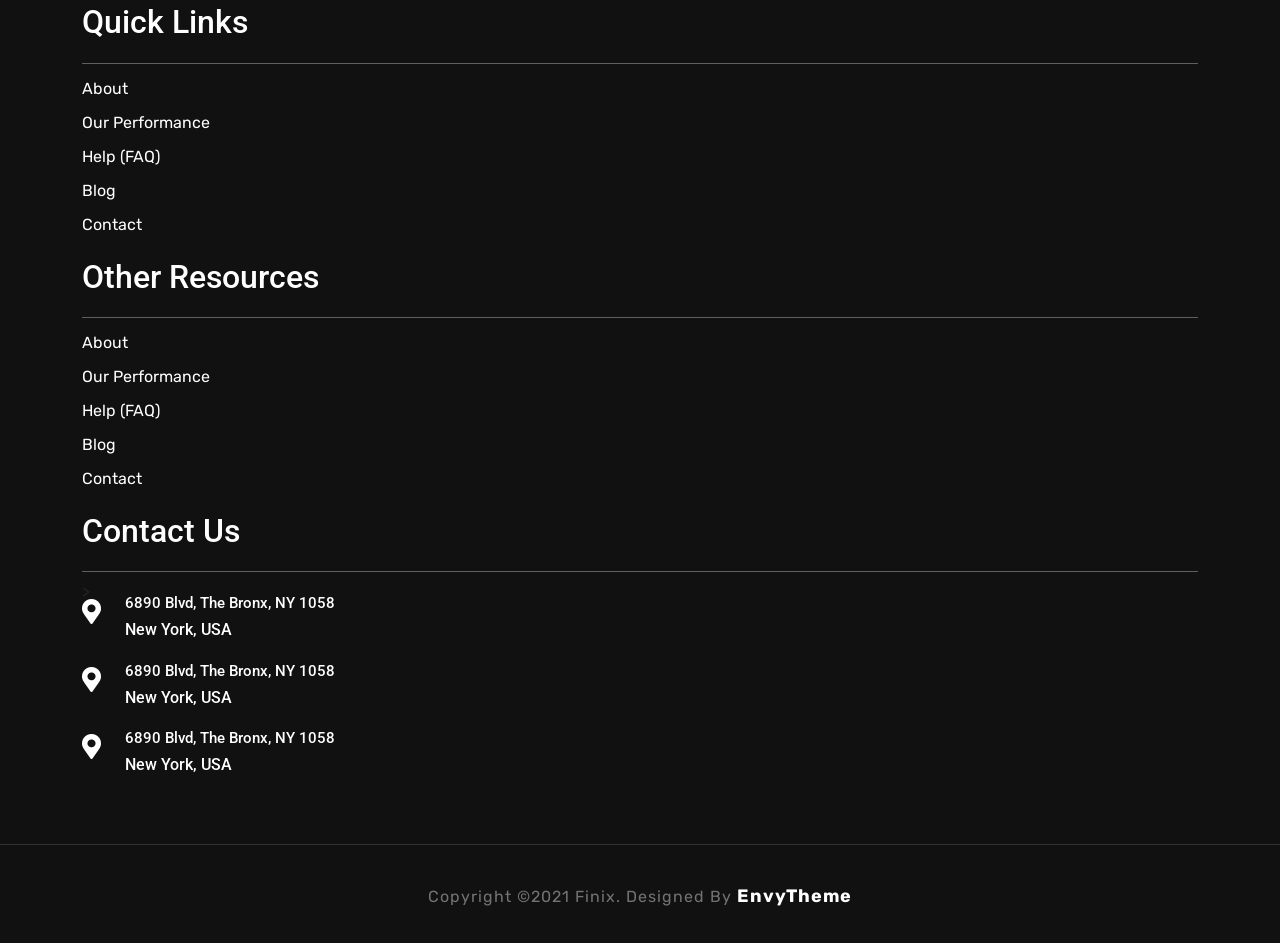
<file: Portfolio/Finix template/index.html>
<!doctype html>
<html lang="en">
  <head>
    <!-- Required meta tags -->
    <meta charset="utf-8">
    <meta name="viewport" content="width=device-width, initial-scale=1">
    <!-- Fonts -->
    <link rel="preconnect" href="https://fonts.googleapis.com">
    <link rel="preconnect" href="https://fonts.gstatic.com" crossorigin>
    <link href="https://fonts.googleapis.com/css2?family=Roboto:ital,wght@0,100;0,300;0,400;0,500;0,700;0,900;1,100;1,300;1,400;1,500;1,700;1,900&family=Rubik:ital,wght@0,300;0,400;0,500;0,600;0,700;0,800;0,900;1,300;1,400;1,500;1,600;1,700;1,800;1,900&display=swap" rel="stylesheet">


    <script src="https://cdnjs.cloudflare.com/ajax/libs/jquery/3.6.0/jquery.min.js"></script>
    <!-- Font-Awesome -->
    <link rel="stylesheet" href="https://cdnjs.cloudflare.com/ajax/libs/font-awesome/5.15.3/css/all.min.css">
    <!-- Bootstrap CSS -->
   
    <link rel="stylesheet" href="https://stackpath.bootstrapcdn.com/bootstrap/5.0.0-alpha1/css/bootstrap.min.css" integrity="sha384-r4NyP46KrjDleawBgD5tp8Y7UzmLA05oM1iAEQ17CSuDqnUK2+k9luXQOfXJCJ4I" crossorigin="anonymous">
    <link rel="stylesheet" href="style.css">
    <link rel="stylesheet" href="css/respensive.css">

    <title>Finix</title>
    <script>
      $(document).ready(function(){

        $(".search-btn").click(function(){
          $(".search-overly").toggle();
        });

      });
    </script>
  </head> 
  <body>

<nav class="navbar navbar-expand-lg navbar-light bg-light main-navbar sticky-top">
  <div class="container-fluid">
    <a class="navbar-brand" href="#">
      <img src="./img/logo.png" alt="image">
    </a>

    <button class="navbar-toggler responsive-bar" type="button" data-toggle="collapse" data-target="#navbarSupportedContent" aria-controls="navbarSupportedContent" aria-expanded="false" aria-label="Toggle navigation">
      <span class="navbar-toggler-icon"></span>
    </button>

    <div class="collapse primary-menu navbar-collapse" id="navbarSupportedContent">
      <ul class="navbar-nav navbar-ul ">
        <li class="nav-item navbar-li">
          <a class="nav-link active navbar-a" aria-current="page" href="#">Home</a>
        </li>
        <li class="nav-item navbar-li dropdown">
          <a class="nav-link active navbar-a dropdown-toggle" href="#" id="navbarDropdown" role="button" data-toggle="dropdown" aria-expanded="false">
            Pages
          </a>
          <ul class="dropdown-menu dropdown-ul" aria-labelledby="navbarDropdown">
            <li class="dropdown-li"><a class="dropdown-item dropdown-a" href="#">Pages</a></li>
            <hr>
            <li class="dropdown-li"><a class="dropdown-item dropdown-a" href="#">Pages details</a></li>
          </ul>
        </li>
        <li class="nav-item navbar-li dropdown">
          <a class="nav-link active navbar-a dropdown-toggle" href="#" id="navbarDropdown" role="button" data-toggle="dropdown" aria-expanded="false">
            Services
          </a>
          <ul class="dropdown-menu dropdown-ul" aria-labelledby="navbarDropdown">
            <li class="dropdown-li"><a class="dropdown-item dropdown-a" href="#">Services</a></li>
            <hr>
            <li class="dropdown-li"><a class="dropdown-item dropdown-a" href="#">Services details</a></li>
          </ul>
        </li>
        <li class="nav-item navbar-li">
          <a class="nav-link navbar-a active" aria-current="page" href="#">Funding</a>
        </li>
        <li class="nav-item navbar-li">
          <a class="nav-link navbar-a active" aria-current="page" href="#">Loan</a>
        </li>
        <li class="nav-item navbar-li dropdown">
          <a class="nav-link navbar-a active dropdown-toggle" href="#" id="navbarDropdown" role="button" data-toggle="dropdown" aria-expanded="false">
            News
          </a>
          <ul class="dropdown-menu dropdown-ul" aria-labelledby="navbarDropdown">
            <li class="dropdown-li"><a class="dropdown-item dropdown-a" href="#">News</a></li>
            <hr>
            <li class="dropdown-li"><a class="dropdown-item dropdown-a" href="#">News details</a></li>
          </ul>
        </li>
        <li class="nav-item navbar-li">
          <a class="nav-link navbar-a active" aria-current="page" target="_blank" href="Contact.html">Contact</a>
        </li>
      </ul>
        <div class="others-options d-flex align-items-center">
          <div class="option-item">
            <i class="search-btn fas fa-search"></i>
            <i class="close-btn fas fa-times "></i>
            <div class="search-overly search-popup" >
              <div class="search-box">
                <form class="search-form">
                  <input class="search-input" name="search" placeholder="Search" type="text">
                  <button class="search-button" type="submit">
                    <i class="fas fa-search"></i>
                  </button>
                </form>
              </div>
            </div>
          </div>
          <div class="option-item">
            <div class="info">
              <i class="fas fa-phone-alt"></i>
              <span>Call Now</span>
              <p><a href="tel:+1 (514) 312-5678">+1 (514) 312-5678</a></p>
            </div>
          </div>
          <div class="option-item">
            <a href="#" class="default-btn">Apply Now
              <span></span>
            </a>
          </div>
        </div>
      

    </div>
  </div>
</nav>
   
    
    <section class="slider-section">
      <div class="container-fluid">
        <div class="row">
          <div class="col-xxl-12 col-xl-12 col-lg-12 col-md-12 col-sm-12 slider-content-wrap">
            <div class="slider-content">
              <h6 class="mb-3">We are here for</h6>
              <h1 class="mb-4">We believe in those made to do more</h1>
              <p class="mb-5 lead">Loans are advantageous as a relatively inexpensive way of borrowing money. Start or grow your own businessView more</p>
              <a href="#" class="btn btn-primary">View More</a>
            </div>
            <div class="slider-social">
              <ul class="d-flex">
                <li><h5 class="lead">Follow us</h5></li>
                <li><span></span></li>
                <li><a href="#"><i class="fab fa-facebook"></i></a></li>
                <li><a href="#"><i class="fab fa-twitter"></i></a></li>
                <li><a href="#"><i class="fab fa-youtube"></i></a></li>
                <li><a href="#"><i class="fab fa-instagram"></i></a></li>
                <li><a href="#"><i class="fab fa-linkedin"></i></a></li>
              </ul>
            </div>
          </div>
        </div>
      </div>
    </section>
    
    <section class="logo-section py-5">
      <div class="container">
        <div class="row">
          <div class="col-xxl-12">
            <div class="client-logo">
              <ul class="d-flex justify-content-between">
                <li><a href="#"><img src="./img/logo/image1.png" alt=""></a></li>
                <li><a href="#"><img src="./img/logo/image2.png" alt=""></a></li>
                <li><a href="#"><img src="./img/logo/image3.png" alt=""></a></li>
                <li><a href="#"><img src="./img/logo/image4.png" alt=""></a></li>
                <li><a href="#"><img src="./img/logo/image5.png" alt=""></a></li>
              </ul>
            </div>
          </div>
        </div>
      </div>
    </section>

    <section class="about-section py-5">
      <div class="container">
        <div class="row d-flex">
          <div class="col-xxl-6">
            <div class="about-image">
              <img src="img/about-image3 (1).png" alt="">
              <div class="about-img-text">
                <div class="about-img-bio">
                  <h1>25</h1>
                 <p>Years Of Experience</p>
                </div>
              </div>
            </div>
          </div>
          <div class="col-xxl-6">
            <div class="about-text">
              <div class="finix-text">
                <h6 class="mb-3">About company</h6>
                <h2 class="mb-3 lead">We have been working very efficiently with loan and funding for 25 years.</h2>
                <p class="mb-3 lead">Lorem ipsum dolor sit amet, consectetur adipiscing elit, sed do eiusmod tempor incididunt ut labore et dolore magna aliqua. Quis ipsum suspendisse ultrices gravida.</p>
                <strong class="mb-4 lead">In business, we focus on 3 things.</strong>
                <ul class="mb-3 lead">
                  <li><i class="fas fa-check"></i> Useful info</li>
                  <li><i class="fas fa-check"></i> Reliability</li>
                  <li><i class="fas fa-check"></i> Innovation</li>
                </ul>
                <a href="#" class="btn btn-primary">View More</a>
              </div>
            </div>
          </div>
        </div>
      </div>
    </section>

    <section class="why-choose-us main-section-bg ">
        <div class="container">
          <div class="row">
            <div class="col-xxl-6">
              <div class="finix-text choose-text">
                <h6 class="mb-3">Transparent process</h6>
                <h2 class="mb-3 lead">Why people choose us</h2>
                <p class="mb-3 lead">Lorem ipsum dolor sit amet, consectetur adipiscing elit, sed do eiusmod tempor incididunt ut labore et dolore magna aliqua.</p>
                <img class="mt-4" src="img/choose.png" alt="">
                <a href="#" class="choose-play-btn"><i class="fas fa-play-circle"></i></a>
              </div>
            </div>
            <div class="col-xxl-6">
              <div class="row">
                <div class="col-xxl-6 mb-4">
                  <div class="choose-item text-center mt-4">
                    <span></span>
                  <div class="choose-logo mt-4">
                    <i class="fab fa-fonticons-fi"></i>
                  </div>
                  <h2 class="py-4">Guarantee</h2>
                  <p class="lead">Lorem ipsum dolor sit amet, consectetur adipiscing elit, sed do eiusmod tempor incididunt</p>
                  </div>
                </div>
                <div class="col-xxl-6 mb-4">
                  <div class="choose-item text-center">
                    <span></span>
                  <div class="choose-logo mt-4">
                    <i class="fab fa-fonticons-fi"></i>
                  </div>
                  <h2 class="py-4">Guarantee</h2>
                  <p class="lead">Lorem ipsum dolor sit amet, consectetur adipiscing elit, sed do eiusmod tempor incididunt</p>
                  </div>
                </div>
                <div class="col-xxl-6 mt-3">
                  <div class="choose-item text-center">
                    <span></span>
                  <div class="choose-logo mt-4">
                    <i class="fab fa-fonticons-fi"></i>
                  </div>
                  <h2 class="py-4">Guarantee</h2>
                  <p class="lead">Lorem ipsum dolor sit amet, consectetur adipiscing elit, sed do eiusmod tempor incididunt</p>
                  </div>
                </div>
                <div class="col-xxl-6 mt-3">
                  <div class="choose-item text-center mtop4">
                    <span></span>
                  <div class="choose-logo mt-4">
                    <i class="fab fa-fonticons-fi"></i>
                  </div>
                  <h2 class="py-4">Guarantee</h2>
                  <p class="lead">Lorem ipsum dolor sit amet, consectetur adipiscing elit, sed do eiusmod tempor incididunt</p>
                  </div>
                </div>
                
              </div>
            </div>
          </div>
        </div>
    </section>

    <section class="Apply-section py-5">
      <div class="container">
        <div class="row py-5">
          <div class="col text-center">
            <div class="finix-text Apply-text">
              <h6 class="mb-3">Funding circles</h6>
              <h2 class="mb-3 lead">You deserve a better business loan</h2>
              <p class="mb-3 lead">Lorem ipsum dolor sit amet, consectetur adipiscing elit, sed do eiusmod tempor incididunt ut labore et dolore magna aliqua.</p>  
            </div>
          </div>
        </div>
        <div class="row py-5">
          <div class="col-xxl-6">
            <div class="apply-text-left">
              <h2>We usually follow 4 steps to get a better business loans.</h2>
            <div class="step-timeline">
              <ul>
                <li data-counter="1">
                  <strong>Apply in 10 minutes</strong>
                  <p>Lorem ipsum dolor sit amet, consectetur adipiscing elit, sed do eiusmod tempor incididunt ut labore et dolore magna aliqua.</p>
                </li>
                <li data-counter="2">
                  <strong>Apply in 10 minutes</strong>
                  <p>Lorem ipsum dolor sit amet, consectetur adipiscing elit, sed do eiusmod tempor incididunt ut labore et dolore magna aliqua.</p>
                </li>
                <li data-counter="3">
                  <strong>Apply in 10 minutes</strong>
                  <p>Lorem ipsum dolor sit amet, consectetur adipiscing elit, sed do eiusmod tempor incididunt ut labore et dolore magna aliqua.</p>
                </li>
                <li data-counter="4">
                  <strong>Apply in 10 minutes</strong>
                  <p>Lorem ipsum dolor sit amet, consectetur adipiscing elit, sed do eiusmod tempor incididunt ut labore et dolore magna aliqua.</p>
                </li>
              </ul>
            </div>
            <a href="#" class="btn btn-primary">Apply Now</a>
          </div>
        </div>
          <div class="col-xxl-6">
            <div class="calculate-rate p-5">
              <div class="finix-text Apply-text text-center">
                <h6 class="mb-3">Calculate your rate</h6>
                <h2 class="mb-3 lead">How much do you need?</h2>
              </div>
              <div class="calculate-form ">
                <form action="#">
                  <div class="form-group mb-3">
                    <label class="mb-1" for="type-money">Type The Money</label>
                    <input type="text"class="form-control py-2" name="" id="type-money" aria-describedby="helpId" placeholder="$1000"> 
                  </div>

                  <div class="form-group mb-3">
                    <label class="mb-1" for="type-slect">Select The Month/Years</label>
                    <select id="type-slect" class="form-select" aria-label="Default select example">
                      <option selected>1 Year</option>
                      <option value="1">2 Year</option>
                      <option value="2">3 Year</option>
                      <option value="3">4 Year</option>
                    </select>
                  </div>

                  <div class="form-group mb-3">
                    <label class="mb-1" for="type-broow">Borrowing</label>
                    <input type="text"
                      class="form-control py-2" name="" id="type-broow" aria-describedby="helpId" placeholder="$10000">
                  </div>
                  <div class="form-group mb-3">
                    <label class="mb-1" for="type-term">Term Of Use</label>
                    <input type="text"
                      class="form-control py-2" name="" id="type-term" aria-describedby="helpId" placeholder="6 Months">
                  </div>
                  <div class="form-group mb-3">
                    <label class="mb-1" for="type-total">The Total You Will Pay</label>
                    <input type="text"
                      class="form-control py-2" name="" id="type-total" aria-describedby="helpId" placeholder="$11200">
                  </div>
                  <a type="button" href="#" class="btn btn-primary w-100 mb-3">Apply for this loan</a>
                </form>
              </div>
            </div>
          </div>
        </div>
      </div>
    </section>


    <section class="call-section">
      <div class="container">
        <div class="call-container-bg">
          <div class="row">
            <div class="col-xxl-7">
              <div class="call-left-text">
                <h2 >We are here to help your business Call to discuss your Solution</h2>
              </div>
            </div>
            <div class="col-xxl-5">
              <div class="call-action-phone d-flex">
                <span><i class="fas fa-phone-volume"></i></span>
                <a href="tel:+1 (514) 312-5678">+1 (514) 312-5678</a>
              </div>
            </div>
          </div>
        </div>
      </div>
    </section>

    <section class="company-section py-5">
      <div class="container">
        <div class="row">
          <div class="col-xxl-6">
            <div class="company-value-left">
              <h2>Our company values</h2>
              <div class="company-text d-flex">
                <div class="company-logo">
                  <span><i class="fas fa-lightbulb"></i></span>
                </div>
                <div class="company-bio">
                  <h1>Innovative</h1>
                  <p class="lead">Lorem ipsum dolor sit amet, consectetur adipiscing elit, sed do eiusmod tempor incididunt ut labore et dolore magna aliqua.</p>
                </div>
              </div>
              <div class="company-text d-flex">
                <div class="company-logo">
                  <span><i class="fas fa-lightbulb"></i></span>
                </div>
                <div class="company-bio">
                  <h1>Innovative</h1>
                  <p class="lead">Lorem ipsum dolor sit amet, consectetur adipiscing elit, sed do eiusmod tempor incididunt ut labore et dolore magna aliqua.</p>
                </div>
              </div>
              <div class="company-text d-flex">
                <div class="company-logo">
                  <span><i class="fas fa-lightbulb"></i></span>
                </div>
                <div class="company-bio">
                  <h1>Innovative</h1>
                  <p class="lead">Lorem ipsum dolor sit amet, consectetur adipiscing elit, sed do eiusmod tempor incididunt ut labore et dolore magna aliqua.</p>
                </div>
              </div>
              <div class="company-text d-flex">
                <div class="company-logo">
                  <span><i class="fas fa-lightbulb"></i></span>
                </div>
                <div class="company-bio">
                  <h1>Innovative</h1>
                  <p class="lead">Lorem ipsum dolor sit amet, consectetur adipiscing elit, sed do eiusmod tempor incididunt ut labore et dolore magna aliqua.</p>
                </div>
              </div>
              
              
            </div>
          </div>
          <div class="col-xxl-6">
            <img src="img/company2.png" alt="">
          </div>
        </div>
      </div>
    </section>

    <section class="services-section main-section-bg py-5">
      <div class="container">
        <div class="row">
          <div class="col-xxl-3"></div>
          <div class="col-xxl-6">
            <div class="finix-text text-center">
              <h6 class="mb-3">Funding circles</h6>
              <h2 class="mb-3 lead">You deserve a better business loan</h2>
              <p class="mb-3 lead w-75 m-auto">Lorem ipsum dolor sit amet, consectetur adipiscing elit, sed do eiusmod tempor incididunt ut labore et dolore magna aliqua.</p>  
            </div>
          </div>
          <div class="col-xxl-3"></div>
        </div>
        <div class="row">
          <div class="col-xxl-12">
            <div class="services-tab">

              <ul class="nav text-center mt-4 services-tab-item mb-3" id="pills-tab" role="tablist">
                <li class="nav-item">
                  <a class="nav-link active" id="pills-home-tab" data-toggle="pill" href="#pills-Agricultural" role="tab" aria-controls="pills-home" aria-selected="true">

                    <span class="d-block"><i class="fas fa-home"></i></span>
                    <strong class="d-block">Agricultural loan</strong>

                  </a>
                </li>
                <li class="nav-item">
                  <a class="nav-link" id="pills-profile-tab" data-toggle="pill" href="#pills-Personal" role="tab" aria-controls="pills-profile" aria-selected="false">
                    
                    <span class="d-block"><i class="fas fa-home"></i></span>
                    <strong class="d-block">Personal loan</strong>

                  </a>
                </li>
                <li class="nav-item">
                  <a class="nav-link" id="pills-contact-tab" data-toggle="pill" href="#pills-Business" role="tab" aria-controls="pills-contact" aria-selected="false">
                    
                    <span class="d-block"><i class="fas fa-home"></i></span>
                    <strong class="d-block">Business loan</strong>

                  </a>
                </li>
                <li class="nav-item">
                  <a class="nav-link" id="pills-contact-tab" data-toggle="pill" href="#pills-Education" role="tab" aria-controls="pills-contact" aria-selected="false">
                    
                    <span class="d-block"><i class="fas fa-home"></i></span>
                    <strong class="d-block">Education loan</strong>

                  </a>
                </li>
                <li class="nav-item">
                  <a class="nav-link" id="pills-contact-tab" data-toggle="pill" href="#pills-House" role="tab" aria-controls="pills-contact" aria-selected="false">
                    
                    <span class="d-block"><i class="fas fa-home"></i></span>
                    <strong class="d-block">House loan</strong>

                  </a>
                </li>
                <li class="nav-item">
                  <a class="nav-link" id="pills-contact-tab" data-toggle="pill" href="#pills-Payday" role="tab" aria-controls="pills-contact" aria-selected="false">
                    
                    <span class="d-block"><i class="fas fa-home"></i></span>
                    <strong class="d-block">Payday loan</strong>

                  </a>
                </li>
              </ul>
              
              
              <div class="tab-content" id="pills-tabContent">
                <div class="tab-pane fade show active" id="pills-Agricultural" role="tabpanel" aria-labelledby="pills-home-tab">
                  
                  <div class="services-content mt-5">
                    <div class="row">
                      <div class="col-xxl-6">
                        <img src="img/services-tab.png" alt="">
                      </div>
                      <div class="col-xxl-6">

                        <div class="services-content-text">
                          <h2>Agricultural loan</h2>
                          <p class="lead">Lorem ipsum dolor sit amet, consectetur adipiscing elit, sed do eiusmod tempor incididunt ut labore et dolore magna aliqua. Quis ipsum suspendisse ultrices gravida. Risus commodo viverra maecenas accumsan lacus vel facilisis.</p>
                          <ul class="lead">
                            <h3>Types of business loan</h3>
                            <li>Secured loans</li>
                            <li>Secured loans</li>
                            <li>Secured loans</li>
                            <li>Secured loans</li>
                            <li>Secured loans</li>
                          </ul>

                          <div class="services-tap-content mb-4">
                            <h3>Eligibility and criteria for Agricultural loan</h3>
                            <p class="lead">Lorem ipsum dolor sit amet, consectetur adipiscing elit, sed do eiusmod tempor incididunt ut labore et dolore magna aliqua.</p>
                          </div>

                          <div class="services-tap-content mb-4">
                            <h3>Eligibility and criteria for Agricultural loan</h3>
                            <p class="lead">Lorem ipsum dolor sit amet, consectetur adipiscing elit, sed do eiusmod tempor incididunt ut labore et dolore magna aliqua.</p>
                          </div>
                        </div>

                      </div>
                    </div>
                  </div>


                </div>
                <div class="tab-pane fade" id="pills-Personal" role="tabpanel" aria-labelledby="pills-profile-tab">
                  
                  <div class="services-content mt-5">
                    <div class="row">
                      <div class="col-xxl-6">
                        <img src="img/company2.png" alt="">
                      </div>
                      <div class="col-xxl-6">

                        <div class="services-content-text">
                          <h2>Personal loan</h2>
                          <p class="lead">Lorem ipsum dolor sit amet, consectetur adipiscing elit, sed do eiusmod tempor incididunt ut labore et dolore magna aliqua. Quis ipsum suspendisse ultrices gravida. Risus commodo viverra maecenas accumsan lacus vel facilisis.</p>
                          <ul class="lead">
                            <h3>Types of business loan</h3>
                            <li>Secured loans</li>
                            <li>Secured loans</li>
                            <li>Secured loans</li>
                            <li>Secured loans</li>
                            <li>Secured loans</li>
                          </ul>

                          <div class="services-tap-content mb-4">
                            <h3>Eligibility and criteria for Agricultural loan</h3>
                            <p class="lead">Lorem ipsum dolor sit amet, consectetur adipiscing elit, sed do eiusmod tempor incididunt ut labore et dolore magna aliqua.</p>
                          </div>

                          <div class="services-tap-content mb-4">
                            <h3>Eligibility and criteria for Agricultural loan</h3>
                            <p class="lead">Lorem ipsum dolor sit amet, consectetur adipiscing elit, sed do eiusmod tempor incididunt ut labore et dolore magna aliqua.</p>
                          </div>
                        </div>

                      </div>
                    </div>
                  </div>

                </div>
                <div class="tab-pane fade" id="pills-Business" role="tabpanel" aria-labelledby="pills-contact-tab">
                  
                  <div class="services-content mt-5">
                    <div class="row">
                      <div class="col-xxl-6">
                        <img src="img/choose.png" alt="">
                      </div>
                      <div class="col-xxl-6">

                        <div class="services-content-text">
                          <h2>Business loan</h2>
                          <p class="lead">Lorem ipsum dolor sit amet, consectetur adipiscing elit, sed do eiusmod tempor incididunt ut labore et dolore magna aliqua. Quis ipsum suspendisse ultrices gravida. Risus commodo viverra maecenas accumsan lacus vel facilisis.</p>
                          <ul class="lead">
                            <h3>Types of business loan</h3>
                            <li>Secured loans</li>
                            <li>Secured loans</li>
                            <li>Secured loans</li>
                            <li>Secured loans</li>
                            <li>Secured loans</li>
                          </ul>

                          <div class="services-tap-content mb-4">
                            <h3>Eligibility and criteria for Agricultural loan</h3>
                            <p class="lead">Lorem ipsum dolor sit amet, consectetur adipiscing elit, sed do eiusmod tempor incididunt ut labore et dolore magna aliqua.</p>
                          </div>

                          <div class="services-tap-content mb-4">
                            <h3>Eligibility and criteria for Agricultural loan</h3>
                            <p class="lead">Lorem ipsum dolor sit amet, consectetur adipiscing elit, sed do eiusmod tempor incididunt ut labore et dolore magna aliqua.</p>
                          </div>
                        </div>

                      </div>
                    </div>
                  </div>

                </div>
                <div class="tab-pane fade" id="pills-Education" role="tabpanel" aria-labelledby="pills-contact-tab">
                  
                  <div class="services-content mt-5">
                    <div class="row">
                      <div class="col-xxl-6">
                        <img src="img/man.png" alt="">
                      </div>
                      <div class="col-xxl-6">

                        <div class="services-content-text">
                          <h2>Education loan</h2>
                          <p class="lead">Lorem ipsum dolor sit amet, consectetur adipiscing elit, sed do eiusmod tempor incididunt ut labore et dolore magna aliqua. Quis ipsum suspendisse ultrices gravida. Risus commodo viverra maecenas accumsan lacus vel facilisis.</p>
                          <ul class="lead">
                            <h3>Types of business loan</h3>
                            <li>Secured loans</li>
                            <li>Secured loans</li>
                            <li>Secured loans</li>
                            <li>Secured loans</li>
                            <li>Secured loans</li>
                          </ul>

                          <div class="services-tap-content mb-4">
                            <h3>Eligibility and criteria for Agricultural loan</h3>
                            <p class="lead">Lorem ipsum dolor sit amet, consectetur adipiscing elit, sed do eiusmod tempor incididunt ut labore et dolore magna aliqua.</p>
                          </div>

                          <div class="services-tap-content mb-4">
                            <h3>Eligibility and criteria for Agricultural loan</h3>
                            <p class="lead">Lorem ipsum dolor sit amet, consectetur adipiscing elit, sed do eiusmod tempor incididunt ut labore et dolore magna aliqua.</p>
                          </div>
                        </div>

                      </div>
                    </div>
                  </div>

                </div>
                <div class="tab-pane fade" id="pills-House" role="tabpanel" aria-labelledby="pills-contact-tab">
                  
                  <div class="services-content mt-5">
                    <div class="row">
                      <div class="col-xxl-6">
                        <img src="img/services-tab.png" alt="">
                      </div>
                      <div class="col-xxl-6">

                        <div class="services-content-text">
                          <h2>House loan</h2>
                          <p class="lead">Lorem ipsum dolor sit amet, consectetur adipiscing elit, sed do eiusmod tempor incididunt ut labore et dolore magna aliqua. Quis ipsum suspendisse ultrices gravida. Risus commodo viverra maecenas accumsan lacus vel facilisis.</p>
                          <ul class="lead">
                            <h3>Types of business loan</h3>
                            <li>Secured loans</li>
                            <li>Secured loans</li>
                            <li>Secured loans</li>
                            <li>Secured loans</li>
                            <li>Secured loans</li>
                          </ul>

                          <div class="services-tap-content mb-4">
                            <h3>Eligibility and criteria for Agricultural loan</h3>
                            <p class="lead">Lorem ipsum dolor sit amet, consectetur adipiscing elit, sed do eiusmod tempor incididunt ut labore et dolore magna aliqua.</p>
                          </div>

                          <div class="services-tap-content mb-4">
                            <h3>Eligibility and criteria for Agricultural loan</h3>
                            <p class="lead">Lorem ipsum dolor sit amet, consectetur adipiscing elit, sed do eiusmod tempor incididunt ut labore et dolore magna aliqua.</p>
                          </div>
                        </div>

                      </div>
                    </div>
                  </div>

                </div>
                <div class="tab-pane fade" id="pills-Payday" role="tabpanel" aria-labelledby="pills-contact-tab">
                  
                  <div class="services-content mt-5">
                    <div class="row">
                      <div class="col-xxl-6">
                        <img src="img/company2.png" alt="">
                      </div>
                      <div class="col-xxl-6">

                        <div class="services-content-text">
                          <h2>Payday loan</h2>
                          <p class="lead">Lorem ipsum dolor sit amet, consectetur adipiscing elit, sed do eiusmod tempor incididunt ut labore et dolore magna aliqua. Quis ipsum suspendisse ultrices gravida. Risus commodo viverra maecenas accumsan lacus vel facilisis.</p>
                          <ul class="lead">
                            <h3>Types of business loan</h3>
                            <li>Secured loans</li>
                            <li>Secured loans</li>
                            <li>Secured loans</li>
                            <li>Secured loans</li>
                            <li>Secured loans</li>
                          </ul>

                          <div class="services-tap-content mb-4">
                            <h3>Eligibility and criteria for Agricultural loan</h3>
                            <p class="lead">Lorem ipsum dolor sit amet, consectetur adipiscing elit, sed do eiusmod tempor incididunt ut labore et dolore magna aliqua.</p>
                          </div>

                          <div class="services-tap-content mb-4">
                            <h3>Eligibility and criteria for Agricultural loan</h3>
                            <p class="lead">Lorem ipsum dolor sit amet, consectetur adipiscing elit, sed do eiusmod tempor incididunt ut labore et dolore magna aliqua.</p>
                          </div>
                        </div>
                      </div>
                    </div>
                  </div>

                </div>
              </div>

            </div>
          </div>
        </div>
        </div>
      </div>
    </section>

    <section class="testimonial-section">
      <div class="container">
        <div class="row py-5">
          <div class="col-xxl-2"></div>
          <div class="col-xxl-8">
            <div class="finix-text text-center">
              <h6 class="mb-3">Clients words</h6>
              <h2 class="mb-3 lead">What our clients say</h2>
              <p class="mb-3 lead w-75 m-auto">Lorem ipsum dolor sit amet, consectetur adipiscing elit, sed do eiusmod tempor incididunt ut labore et dolore magna aliqua.</p>  
            </div>
          </div>
          <div class="col-xxl-2"></div>
        </div>

        <div class="row align-items-center">
          <div class="col-xxl-7">
            <div class="testimonial-content">
              <p>“Lorem ipsum dolor sit amet, consectetur adipiscing elit, sed do eiusmod tempor incididunt ut labore et dolore magna aliqua. Quis ipsum suspendisse ultrices gravida. Risus commodo viverra maecenas accumsan lacus vel facilisis.”</p>
              <div class="client-details mt-4">
                <h3>Debra C. Cowen</h3>
                <p class="text-muted">Founder</p>
              </div>
            </div>
          </div>
          <div class="col-xxl-5">
            <img src="img/man.png" alt="">
          </div>
        </div>
      </div>
    </section>

    <section class="team-section main-section-bg py-5">
      <div class="container">
        <div class="row py-5">
          <div class="col-xxl-2"></div>
          <div class="col-xxl-8">
            <div class="finix-text text-center">
              <h6 class="mb-3">Expert People</h6>
              <h2 class="mb-3 lead">Global leadership team</h2>
              <p class="mb-3 lead w-75 m-auto">Lorem ipsum dolor sit amet, consectetur adipiscing elit, sed do eiusmod tempor incididunt ut labore et dolore magna aliqua.</p>  
            </div>
          </div>
          <div class="col-xxl-2"></div>
        </div>
        <div class="row">
          <div class="col-xxl-3">
            <div class="team-members">
              <div class="team-member-img">
                <img src="img/image1.jpg" alt="">
                <div class="member-social">
                  <ul>
                    <li><a href="#"><i class="fab fa-facebook"></i></a></li>
                    <li><a href="#"><i class="fab fa-twitter"></i></a></li>
                    <li><a href="#"><i class="fab fa-linkedin"></i></a></li>
                    <li><a href="#"><i class="fab fa-instagram"></i></a></li>
                  </ul>
                </div>
              </div>
              <div class="member-details my-4">
                <h2>Jerome Le Luel</h2>
                <p>Managing Director</p>
              </div>
            </div>
          </div>
          <div class="col-xxl-3">
            <div class="team-members">
              <div class="team-member-img">
                <img src="img/image2.jpg" alt="">
                <div class="member-social">
                  <ul>
                    <li><a href="#"><i class="fab fa-facebook"></i></a></li>
                    <li><a href="#"><i class="fab fa-twitter"></i></a></li>
                    <li><a href="#"><i class="fab fa-linkedin"></i></a></li>
                    <li><a href="#"><i class="fab fa-instagram"></i></a></li>
                  </ul>
                </div>
              </div>
              <div class="member-details my-4">
                <h2>Andrew Learoyd</h2>
                <p>Chief Executive Officer</p>
              </div>
            </div>
          </div>
          <div class="col-xxl-3">
            <div class="team-members">
              <div class="team-member-img">
                <img src="img/image3.jpg" alt="">
                <div class="member-social">
                  <ul>
                    <li><a href="#"><i class="fab fa-facebook"></i></a></li>
                    <li><a href="#"><i class="fab fa-twitter"></i></a></li>
                    <li><a href="#"><i class="fab fa-linkedin"></i></a></li>
                    <li><a href="#"><i class="fab fa-instagram"></i></a></li>
                  </ul>
                </div>
              </div>
              <div class="member-details my-4">
                <h2>Lucy Vernall</h2>
                <p>Chief Financial Officer</p>
              </div>
            </div>
          </div>
          <div class="col-xxl-3">
            <div class="team-members">
              <div class="team-member-img">
                <img src="img/image4.jpg" alt="">
                <div class="member-social">
                  <ul>
                    <li><a href="#"><i class="fab fa-facebook"></i></a></li>
                    <li><a href="#"><i class="fab fa-twitter"></i></a></li>
                    <li><a href="#"><i class="fab fa-linkedin"></i></a></li>
                    <li><a href="#"><i class="fab fa-instagram"></i></a></li>
                  </ul>
                </div>
              </div>
              <div class="member-details my-4">
                <h2>Harry Nelis</h2>
                <p>Technology Officer</p>
              </div>
            </div>
          </div>
        </div>
      </div>
    </section>


    <section class="blog-section py-5">
      <div class="container">
        <div class="row py-5">
          <div class="col-xxl-2"></div>
          <div class="col-xxl-8">
            <div class="finix-text text-center">
              <h6 class="mb-3">Recent news</h6>
              <h2 class="mb-3 lead">Success story posts</h2>
              <p class="mb-3 lead w-75 m-auto">Lorem ipsum dolor sit amet, consectetur adipiscing elit, sed do eiusmod tempor incididunt ut labore et dolore magna aliqua.</p>  
            </div>
          </div>
          <div class="row">
            <div class="col-xxl-4">
              <div class="blog-content">
                <div class="blog-image">
                  <img src="img/image1 (1).jpg" alt="">
                </div>
                <div class="blog-content-text">
                  <h3>July 05, 2021</h3>
                  <a href="#">Financing loans available to small businesses</a>
                  <h5 class="my-3">Read More</h5>
                </div>
              </div>
            </div>
            <div class="col-xxl-4">
              <div class="blog-content">
                <div class="blog-image">
                  <img src="img/image2 (1).jpg" alt="">
                </div>
                <div class="blog-content-text">
                  <h3>July 05, 2021</h3>
                  <a href="#">Financing loans available to small businesses</a>
                  <h5 class="my-3">Read More</h5>
                </div>
              </div>
            </div>
            <div class="col-xxl-4">
              <div class="blog-content">
                <div class="blog-image">
                  <img src="img/image3 (1).jpg" alt="">
                </div>
                <div class="blog-content-text">
                  <h3>July 05, 2021</h3>
                  <a href="#">Financing loans available to small businesses</a>
                  <h5 class="my-3">Read More</h5>
                </div>
              </div>
            </div>
          </div>

        </div>
      </div>
    </section>

    <footer class="footer-section py-5">
      <div class="container">
        <div class="row">
          <div class="col-xxl-3">
            <div class="footer-logo-left">
              <div class="footer-logo">
                <img src="img/logo2.png" alt="">
              </div>
              <p>Lorem ipsum dolor sit amet, consec tetur adipiscing elit, sed do eiusmod tempor incididunt ut labore et dolore magna aliqua.</p>
              
              <div class="footer-social">
                <ul>
                  <li>Follow us:</li>
                  <li><a href="#"><i class="fab fa-facebook"></i></a></li>
                  <li><a href="#"><i class="fab fa-linkedin"></i></a></li>
                  <li><a href="#"><i class="fab fa-instagram"></i></a></li>
                  <li><a href="#"><i class="fab fa-twitter"></i></a></li>
                </ul>
              </div>

            </div>
          </div>
          <div class="col-xxl-3">
            <div class="footer-link">
              <h2>Quick Links</h2>
              <ul>
                <li>About</li>
                <li>Our Performance</li>
                <li>Help (FAQ)</li>
                <li>Blog</li>
                <li>Contact</li>
              </ul>
            </div>
          </div>
          <div class="col-xxl-3">
            <div class="footer-link">
              <h2>Other Resources</h2>
              <ul>
                <li>About</li>
                <li>Our Performance</li>
                <li>Help (FAQ)</li>
                <li>Blog</li>
                <li>Contact</li>
              </ul>
            </div>
          </div>
          <div class="col-xxl-3">
            <div class="contact-title">
              <h2>Contact Us</h2>>
            </div>

            <div class="footer-contact-us">
             <div class="contact-us d-flex">
              <div class="contact-logo">
                <span><i class="fas fa-map-marker-alt"></i></span>
              </div>
              <div class="contact-text">
                <h2>6890 Blvd, The Bronx, NY 1058</h2>
                <h3>New York, USA</h3>
              </div>
             </div>
             <div class="contact-us d-flex">
              <div class="contact-logo">
                <span><i class="fas fa-map-marker-alt"></i></span>
              </div>
              <div class="contact-text">
                <h2>6890 Blvd, The Bronx, NY 1058</h2>
                <h3>New York, USA</h3>
              </div>
             </div>
             <div class="contact-us d-flex">
              <div class="contact-logo">
                <span><i class="fas fa-map-marker-alt"></i></span>
              </div>
              <div class="contact-text">
                <h2>6890 Blvd, The Bronx, NY 1058</h2>
                <h3>New York, USA</h3>
              </div>
             </div>
            </div>
          </div>
        </div>
      </div>
    </footer>

<section class="footer-bottom">
  <div class="container">
    <div class="row">
      <div class="col-xxl-3"></div>
      <div class="col-xxl-6">
        <div class="footer-content">
          <p class="text-center">Copyright &copy;2021 Finix. Designed By <strong> EnvyTheme</strong> </p>
        </div>
      </div>
      <div class="col-xxl-3"></div>
    </div>
  </div>
</section>


  
   <script src="https://cdnjs.cloudflare.com/ajax/libs/jquery/3.6.0/jquery.min.js"></script>
    <!-- Optional JavaScript -->
    <!-- Popper.js first, then Bootstrap JS -->
    <script src="https://cdn.jsdelivr.net/npm/popper.js@1.16.0/dist/umd/popper.min.js" integrity="sha384-Q6E9RHvbIyZFJoft+2mJbHaEWldlvI9IOYy5n3zV9zzTtmI3UksdQRVvoxMfooAo" crossorigin="anonymous"></script>
    <script src="https://stackpath.bootstrapcdn.com/bootstrap/5.0.0-alpha1/js/bootstrap.min.js" integrity="sha384-oesi62hOLfzrys4LxRF63OJCXdXDipiYWBnvTl9Y9/TRlw5xlKIEHpNyvvDShgf/" crossorigin="anonymous"></script>
  </body>
</html>
</file>
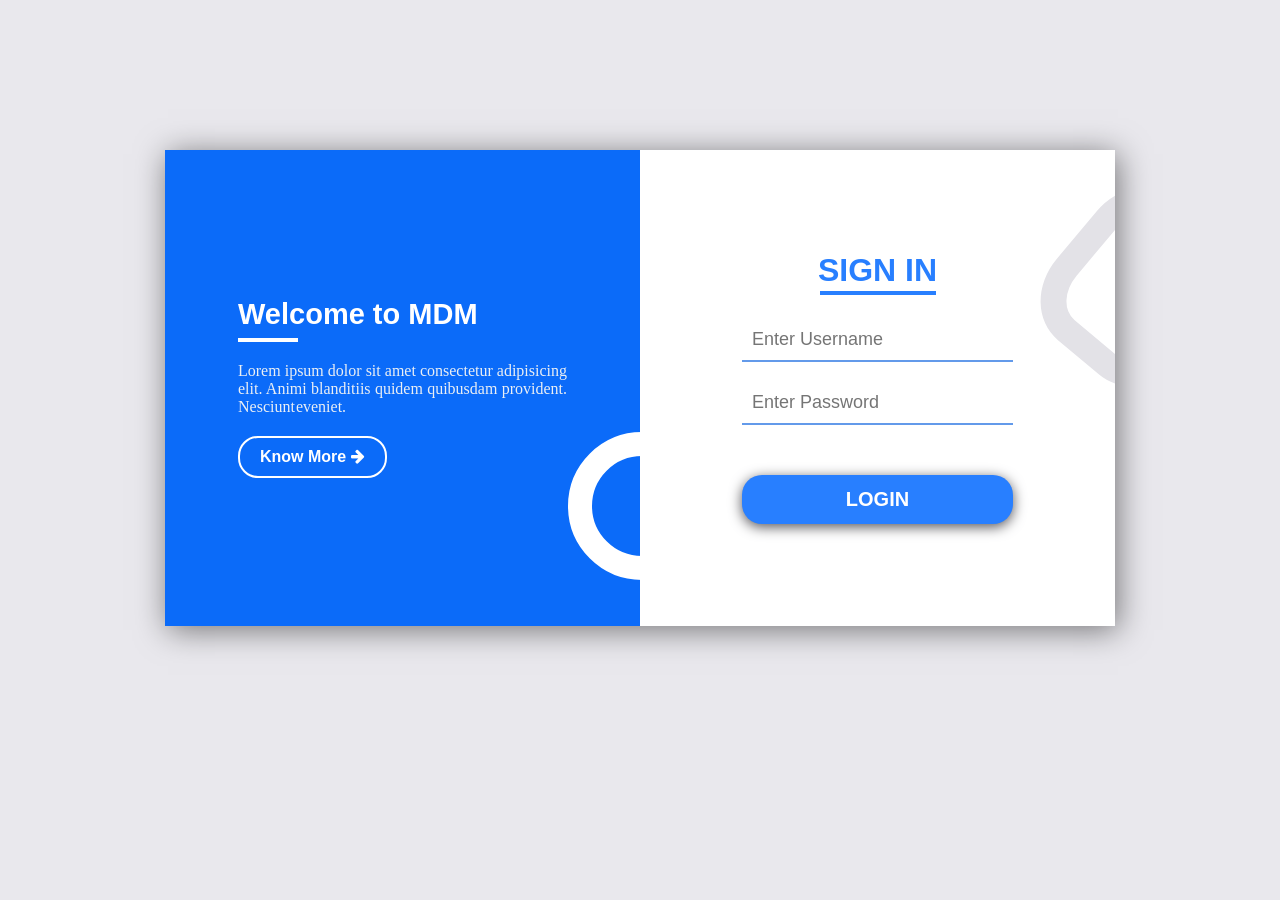
<file: Portfolio/Sign-in Design/index.html>
<!DOCTYPE html>
<html lang="en">
<head>
    <meta charset="UTF-8">
    <meta http-equiv="X-UA-Compatible" content="IE=edge">
    <meta name="viewport" content="width=device-width, initial-scale=1.0">
    <title>Document</title>
    <link rel="stylesheet" href="style.css">
    <link rel="stylesheet" href="https://cdnjs.cloudflare.com/ajax/libs/font-awesome/4.7.0/css/font-awesome.css">
</head>
<body>
    <div class="signUp-section clear">
        <div class="sign-in-left left">
            <h2>Welcome to MDM</h2>
            <span></span>
            <p>Lorem ipsum dolor sit amet consectetur adipisicing elit. Animi blanditiis quidem quibusdam provident. Nesciunt eveniet.</p>
            <button class="konwMore-btn">Know More <i class="fa fa-arrow-right" aria-hidden="true"></i></button>
        </div>
        <div class="sign-in-right right">
           <div class="sign-in-top">
                <h2>Sign in</h2>
                <span></span>
           </div>
           <div class="signIn-Btn">
               <input required class="input-btn" type="email" placeholder="Enter Username">
               <input class="input-btn" type="password" placeholder="Enter Password">
           </div>
           <div class="sign-in-btn">
               <button type="submit" class="footer-btn">Login</button>
           </div>
        </div>
    </div>
</body>
</html>
</file>
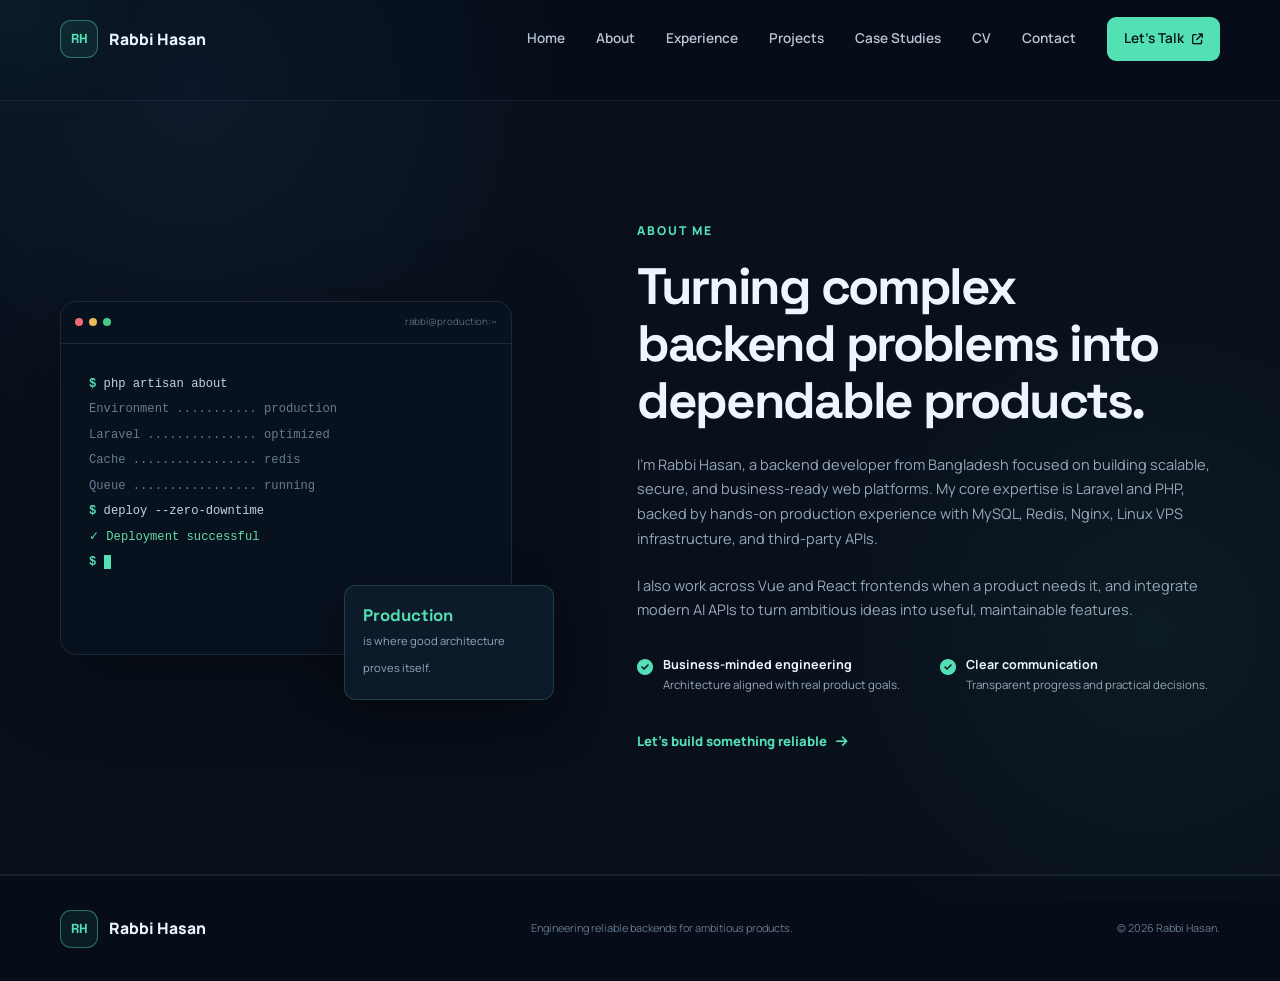
<file: about.html>
<!DOCTYPE html>
<html lang="en">
<head>
  <meta charset="UTF-8">
  <meta name="viewport" content="width=device-width, initial-scale=1.0">
  <meta name="theme-color" content="#07111f">
  <title>About | Rabbi Hasan</title>
  <link rel="preconnect" href="https://fonts.googleapis.com">
  <link rel="preconnect" href="https://fonts.gstatic.com" crossorigin>
  <link href="https://fonts.googleapis.com/css2?family=Manrope:wght@400;500;600;700;800&family=Space+Grotesk:wght@500;600;700&display=swap" rel="stylesheet">
  <link rel="stylesheet" href="https://cdnjs.cloudflare.com/ajax/libs/font-awesome/6.5.2/css/all.min.css">
  <link rel="stylesheet" href="assets/css/style.css">
</head>
<body>
  <div class="cursor-glow" aria-hidden="true"></div>

  <header class="site-header" id="top">
    <nav class="navbar container" aria-label="Main navigation">
      <a class="logo" href="index.html" aria-label="Rabbi Hasan home">
        <span class="logo-mark">RH</span>
        <span>Rabbi Hasan</span>
      </a>
      <button class="nav-toggle" type="button" aria-label="Open navigation" aria-expanded="false">
        <span></span><span></span><span></span>
      </button>
      <div class="nav-links">
        <a href="index.html">Home</a>
        <a href="about.html">About</a>
        <a href="experience.html">Experience</a>
        <a href="projects.html">Projects</a>
        <a href="index.html#work">Case Studies</a>
        <a href="cv.html">CV</a>
        <a href="contact.html">Contact</a>
        <a class="nav-cta" href="mailto:mdrabbihasan610@gmail.com">Let's Talk <i class="fa-solid fa-arrow-up-right-from-square"></i></a>
      </div>
    </nav>
  </header>

  <main style="padding-top: 100px;">
    <section class="section about-section" id="about">
      <div class="container about-grid">
        <div class="about-visual reveal">
          <div class="terminal">
            <div class="terminal-bar"><span></span><span></span><span></span><small>rabbi@production:~</small></div>
            <div class="terminal-body">
              <p><b>$</b> php artisan about</p>
              <p class="muted">Environment ........... production</p>
              <p class="muted">Laravel ............... optimized</p>
              <p class="muted">Cache ................. redis</p>
              <p class="muted">Queue ................. running</p>
              <p><b>$</b> deploy --zero-downtime</p>
              <p class="success">✓ Deployment successful</p>
              <p><b>$</b> <span class="terminal-cursor"></span></p>
            </div>
          </div>
          <div class="experience-card"><strong>Production</strong><span>is where good architecture proves itself.</span></div>
        </div>
        <div class="about-content reveal">
          <p class="eyebrow">About me</p>
          <h2>Turning complex backend problems into dependable products.</h2>
          <p>I'm Rabbi Hasan, a backend developer from Bangladesh focused on building scalable, secure, and business-ready web platforms. My core expertise is Laravel and PHP, backed by hands-on production experience with MySQL, Redis, Nginx, Linux VPS infrastructure, and third-party APIs.</p>
          <p>I also work across Vue and React frontends when a product needs it, and integrate modern AI APIs to turn ambitious ideas into useful, maintainable features.</p>
          <div class="about-points">
            <div><i class="fa-solid fa-circle-check"></i><span><strong>Business-minded engineering</strong>Architecture aligned with real product goals.</span></div>
            <div><i class="fa-solid fa-circle-check"></i><span><strong>Clear communication</strong>Transparent progress and practical decisions.</span></div>
          </div>
          <a class="text-link" href="contact.html">Let's build something reliable <i class="fa-solid fa-arrow-right"></i></a>
        </div>
      </div>
    </section>
  </main>

  <footer>
    <div class="container footer-inner">
      <a class="logo" href="index.html"><span class="logo-mark">RH</span><span>Rabbi Hasan</span></a>
      <p>Engineering reliable backends for ambitious products.</p>
      <p>© <span id="year"></span> Rabbi Hasan.</p>
    </div>
  </footer>

  <script src="assets/js/main.js"></script>
</body>
</html>
</file>
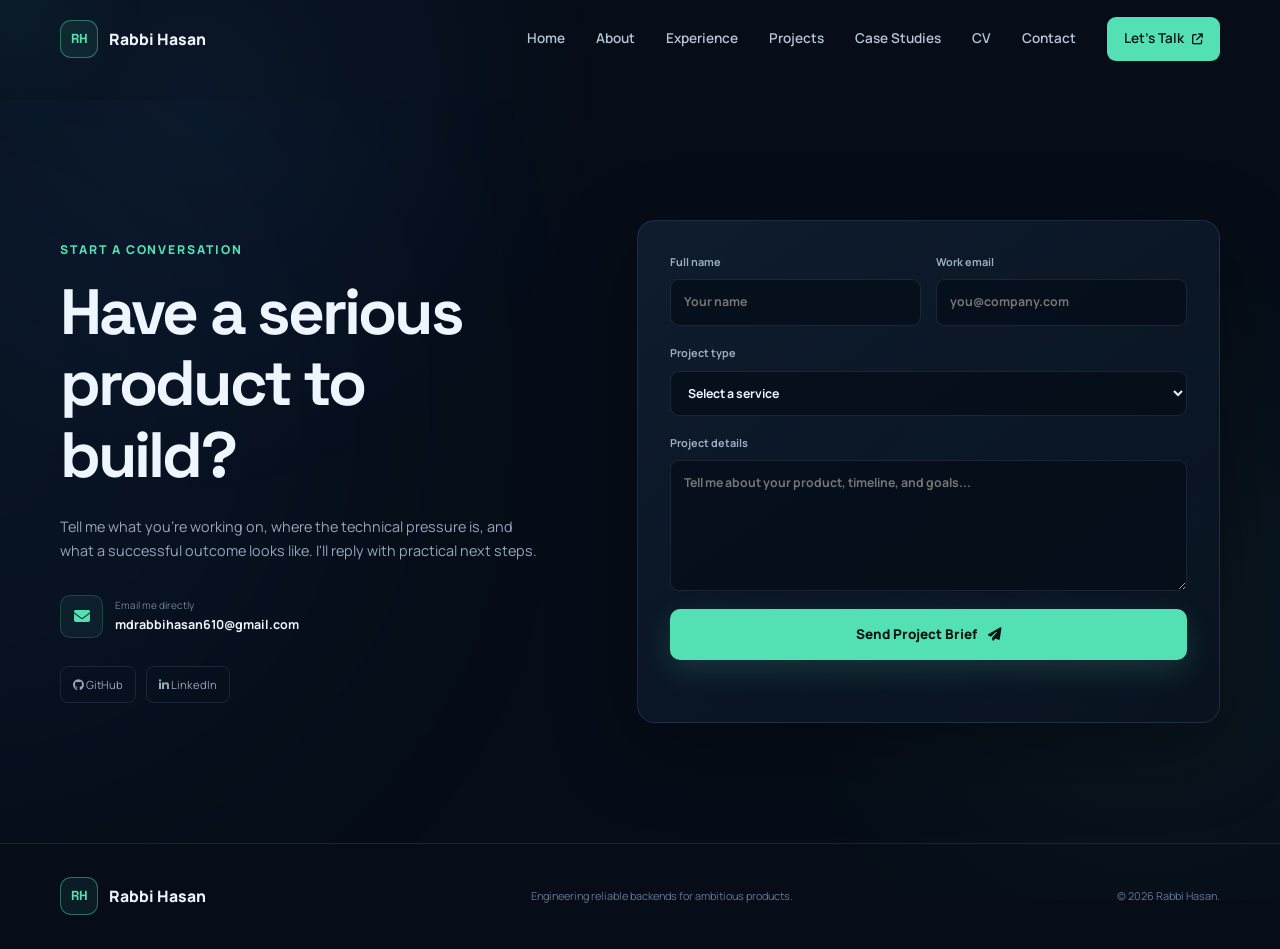
<file: contact.html>
<!DOCTYPE html>
<html lang="en">
<head>
  <meta charset="UTF-8">
  <meta name="viewport" content="width=device-width, initial-scale=1.0">
  <meta name="theme-color" content="#07111f">
  <title>Contact | Rabbi Hasan</title>
  <link rel="preconnect" href="https://fonts.googleapis.com">
  <link rel="preconnect" href="https://fonts.gstatic.com" crossorigin>
  <link href="https://fonts.googleapis.com/css2?family=Manrope:wght@400;500;600;700;800&family=Space+Grotesk:wght@500;600;700&display=swap" rel="stylesheet">
  <link rel="stylesheet" href="https://cdnjs.cloudflare.com/ajax/libs/font-awesome/6.5.2/css/all.min.css">
  <link rel="stylesheet" href="assets/css/style.css">
</head>
<body>
  <div class="cursor-glow" aria-hidden="true"></div>

  <header class="site-header" id="top">
    <nav class="navbar container" aria-label="Main navigation">
      <a class="logo" href="index.html" aria-label="Rabbi Hasan home">
        <span class="logo-mark">RH</span>
        <span>Rabbi Hasan</span>
      </a>
      <button class="nav-toggle" type="button" aria-label="Open navigation" aria-expanded="false">
        <span></span><span></span><span></span>
      </button>
      <div class="nav-links">
        <a href="index.html">Home</a>
        <a href="about.html">About</a>
        <a href="experience.html">Experience</a>
        <a href="projects.html">Projects</a>
        <a href="index.html#work">Case Studies</a>
        <a href="cv.html">CV</a>
        <a href="contact.html">Contact</a>
        <a class="nav-cta" href="mailto:mdrabbihasan610@gmail.com">Let's Talk <i class="fa-solid fa-arrow-up-right-from-square"></i></a>
      </div>
    </nav>
  </header>

  <main style="padding-top: 100px;">
    <section class="section contact-section" id="contact">
      <div class="container contact-grid">
        <div class="contact-copy reveal">
          <p class="eyebrow">Start a conversation</p>
          <h2>Have a serious product to build?</h2>
          <p>Tell me what you're working on, where the technical pressure is, and what a successful outcome looks like. I'll reply with practical next steps.</p>
          <a class="email-link" href="mailto:mdrabbihasan610@gmail.com"><span><i class="fa-solid fa-envelope"></i></span><div><small>Email me directly</small><strong>mdrabbihasan610@gmail.com</strong></div></a>
          <div class="social-links">
            <a href="#" data-social="github" aria-label="GitHub"><i class="fa-brands fa-github"></i> GitHub</a>
            <a href="#" data-social="linkedin" aria-label="LinkedIn"><i class="fa-brands fa-linkedin-in"></i> LinkedIn</a>
          </div>
        </div>
        <form class="contact-form reveal" id="contact-form" action="https://formsubmit.co/mdrabbihasan610@gmail.com" method="POST">
          <input type="hidden" name="_subject" value="New portfolio project inquiry">
          <input type="hidden" name="_template" value="table">
          <input type="hidden" name="_captcha" value="false">
          <input class="honey-field" type="text" name="_honey" tabindex="-1" autocomplete="off">
          <div class="form-row"><label>Full name<input type="text" name="name" placeholder="Your name" required></label><label>Work email<input type="email" name="email" placeholder="you@company.com" required></label></div>
          <label>Project type<select name="project"><option value="">Select a service</option><option>Laravel SaaS Development</option><option>AI Integration</option><option>Payment Integration</option><option>API Development</option><option>Performance Optimization</option></select></label>
          <label>Project details<textarea name="message" rows="5" placeholder="Tell me about your product, timeline, and goals..." required></textarea></label>
          <button class="button button-primary" type="submit">Send Project Brief <i class="fa-solid fa-paper-plane"></i></button>
          <p class="form-status" role="status"></p>
        </form>
      </div>
    </section>
  </main>

  <footer>
    <div class="container footer-inner">
      <a class="logo" href="index.html"><span class="logo-mark">RH</span><span>Rabbi Hasan</span></a>
      <p>Engineering reliable backends for ambitious products.</p>
      <p>© <span id="year"></span> Rabbi Hasan.</p>
    </div>
  </footer>

  <script src="assets/js/main.js"></script>
</body>
</html>
</file>
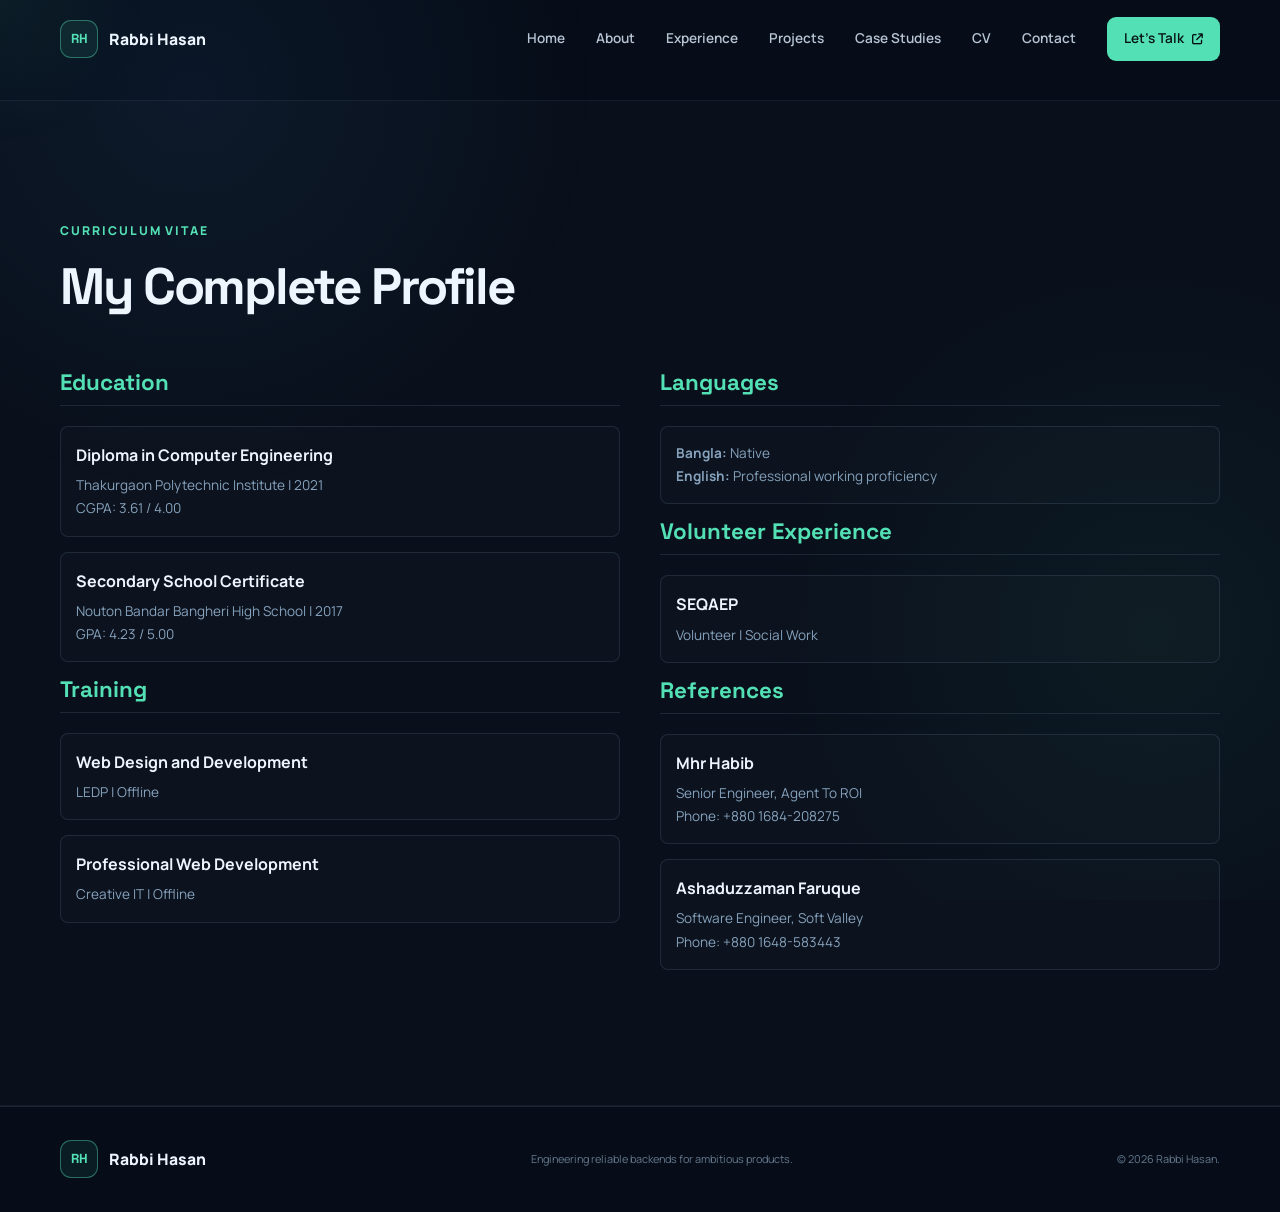
<file: cv.html>
<!DOCTYPE html>
<html lang="en">
<head>
  <meta charset="UTF-8">
  <meta name="viewport" content="width=device-width, initial-scale=1.0">
  <meta name="theme-color" content="#07111f">
  <title>CV | Rabbi Hasan</title>
  <link rel="preconnect" href="https://fonts.googleapis.com">
  <link rel="preconnect" href="https://fonts.gstatic.com" crossorigin>
  <link href="https://fonts.googleapis.com/css2?family=Manrope:wght@400;500;600;700;800&family=Space+Grotesk:wght@500;600;700&display=swap" rel="stylesheet">
  <link rel="stylesheet" href="https://cdnjs.cloudflare.com/ajax/libs/font-awesome/6.5.2/css/all.min.css">
  <link rel="stylesheet" href="assets/css/style.css">
</head>
<body>
  <div class="cursor-glow" aria-hidden="true"></div>

  <header class="site-header" id="top">
    <nav class="navbar container" aria-label="Main navigation">
      <a class="logo" href="index.html" aria-label="Rabbi Hasan home">
        <span class="logo-mark">RH</span>
        <span>Rabbi Hasan</span>
      </a>
      <button class="nav-toggle" type="button" aria-label="Open navigation" aria-expanded="false">
        <span></span><span></span><span></span>
      </button>
      <div class="nav-links">
        <a href="index.html">Home</a>
        <a href="about.html">About</a>
        <a href="experience.html">Experience</a>
        <a href="projects.html">Projects</a>
        <a href="index.html#work">Case Studies</a>
        <a href="cv.html">CV</a>
        <a href="contact.html">Contact</a>
        <a class="nav-cta" href="mailto:mdrabbihasan610@gmail.com">Let's Talk <i class="fa-solid fa-arrow-up-right-from-square"></i></a>
      </div>
    </nav>
  </header>

  <main style="padding-top: 100px;">
    <section class="section cv-section" id="cv">
      <div class="container">
        <div class="section-heading reveal">
          <div><p class="eyebrow">Curriculum Vitae</p><h2>My Complete Profile</h2></div>
        </div>
        
        <div class="cv-grid">
            <div class="cv-column reveal">
                <h3>Education</h3>
                <div class="cv-item">
                    <h4>Diploma in Computer Engineering</h4>
                    <p>Thakurgaon Polytechnic Institute | 2021</p>
                    <p>CGPA: 3.61 / 4.00</p>
                </div>
                <div class="cv-item">
                    <h4>Secondary School Certificate</h4>
                    <p>Nouton Bandar Bangheri High School | 2017</p>
                    <p>GPA: 4.23 / 5.00</p>
                </div>
                
                <h3>Training</h3>
                <div class="cv-item">
                    <h4>Web Design and Development</h4>
                    <p>LEDP | Offline</p>
                </div>
                <div class="cv-item">
                    <h4>Professional Web Development</h4>
                    <p>Creative IT | Offline</p>
                </div>
            </div>
            
            <div class="cv-column reveal">
                <h3>Languages</h3>
                <div class="cv-item">
                    <p><strong>Bangla:</strong> Native</p>
                    <p><strong>English:</strong> Professional working proficiency</p>
                </div>

                <h3>Volunteer Experience</h3>
                <div class="cv-item">
                    <h4>SEQAEP</h4>
                    <p>Volunteer | Social Work</p>
                </div>

                <h3>References</h3>
                <div class="cv-item">
                    <h4>Mhr Habib</h4>
                    <p>Senior Engineer, Agent To ROI</p>
                    <p>Phone: +880 1684-208275</p>
                </div>
                <div class="cv-item">
                    <h4>Ashaduzzaman Faruque</h4>
                    <p>Software Engineer, Soft Valley</p>
                    <p>Phone: +880 1648-583443</p>
                </div>
            </div>
        </div>
      </div>
    </section>
  </main>

  <footer>
    <div class="container footer-inner">
      <a class="logo" href="index.html"><span class="logo-mark">RH</span><span>Rabbi Hasan</span></a>
      <p>Engineering reliable backends for ambitious products.</p>
      <p>© <span id="year"></span> Rabbi Hasan.</p>
    </div>
  </footer>

  <script src="assets/js/main.js"></script>
</body>
</html>
</file>
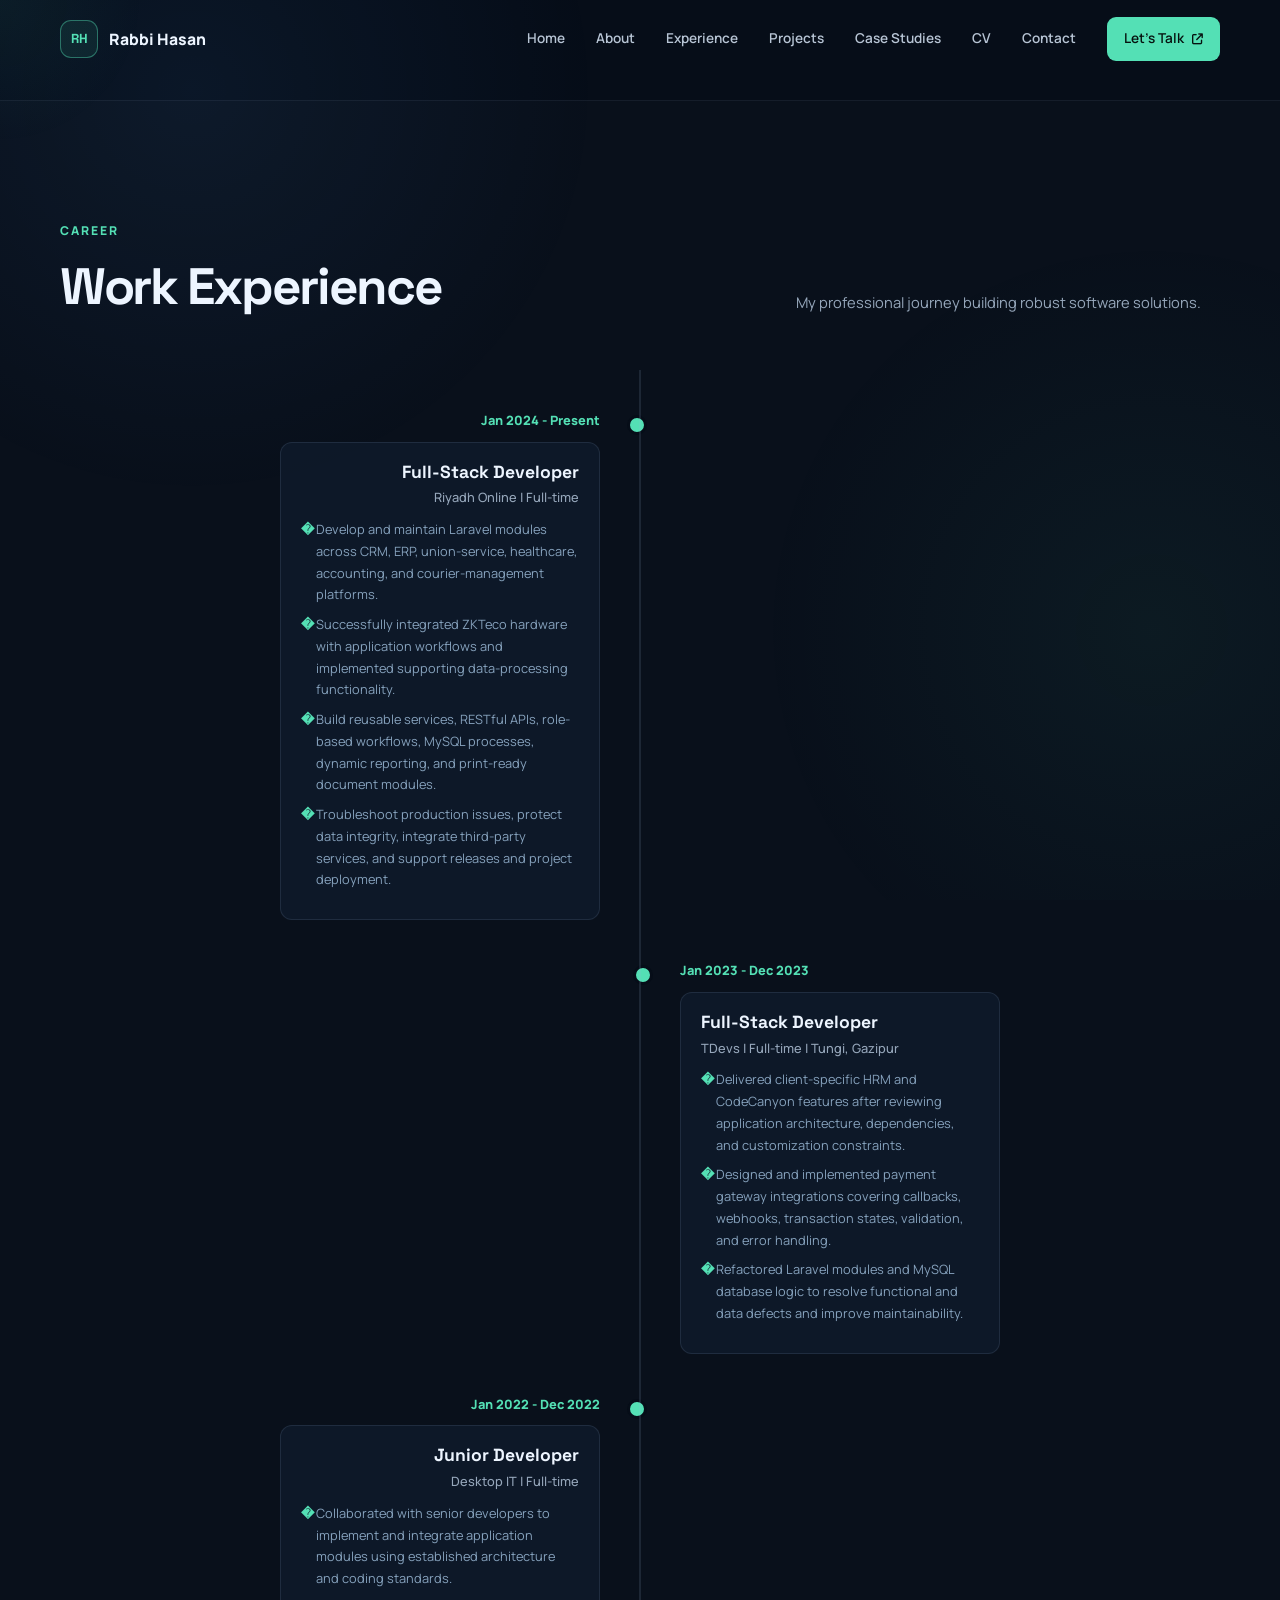
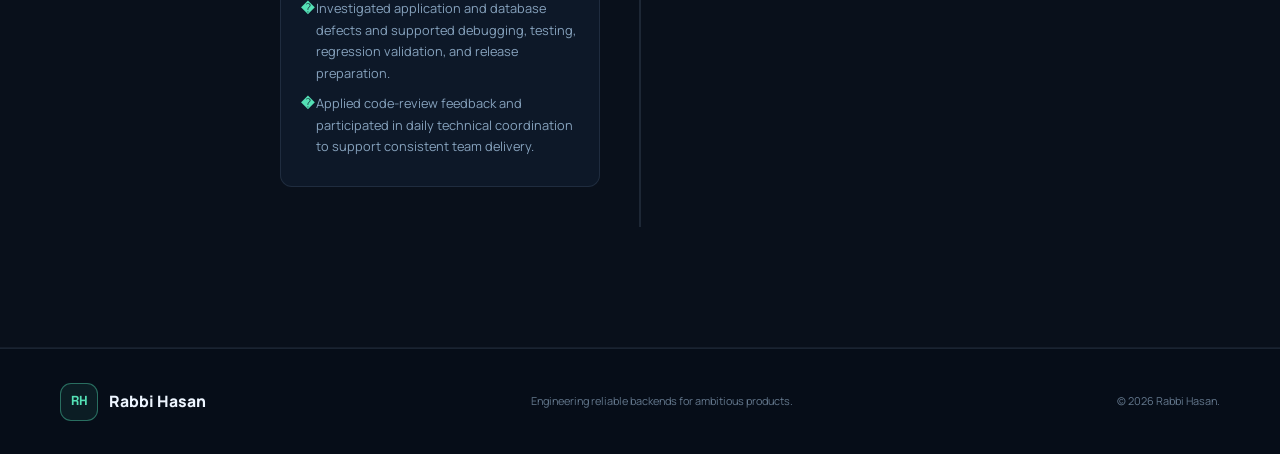
<file: experience.html>
<!DOCTYPE html>
<html lang="en">
<head>
  <meta charset="UTF-8">
  <meta name="viewport" content="width=device-width, initial-scale=1.0">
  <meta name="theme-color" content="#07111f">
  <title>Experience | Rabbi Hasan</title>
  <link rel="preconnect" href="https://fonts.googleapis.com">
  <link rel="preconnect" href="https://fonts.gstatic.com" crossorigin>
  <link href="https://fonts.googleapis.com/css2?family=Manrope:wght@400;500;600;700;800&family=Space+Grotesk:wght@500;600;700&display=swap" rel="stylesheet">
  <link rel="stylesheet" href="https://cdnjs.cloudflare.com/ajax/libs/font-awesome/6.5.2/css/all.min.css">
  <link rel="stylesheet" href="assets/css/style.css">
</head>
<body>
  <div class="cursor-glow" aria-hidden="true"></div>

  <header class="site-header" id="top">
    <nav class="navbar container" aria-label="Main navigation">
      <a class="logo" href="index.html" aria-label="Rabbi Hasan home">
        <span class="logo-mark">RH</span>
        <span>Rabbi Hasan</span>
      </a>
      <button class="nav-toggle" type="button" aria-label="Open navigation" aria-expanded="false">
        <span></span><span></span><span></span>
      </button>
      <div class="nav-links">
        <a href="index.html">Home</a>
        <a href="about.html">About</a>
        <a href="experience.html">Experience</a>
        <a href="projects.html">Projects</a>
        <a href="index.html#work">Case Studies</a>
        <a href="cv.html">CV</a>
        <a href="contact.html">Contact</a>
        <a class="nav-cta" href="mailto:mdrabbihasan610@gmail.com">Let's Talk <i class="fa-solid fa-arrow-up-right-from-square"></i></a>
      </div>
    </nav>
  </header>

  <main style="padding-top: 100px;">
    <section class="section experience-section" id="experience">
      <div class="container">
        <div class="section-heading reveal">
          <div><p class="eyebrow">Career</p><h2>Work Experience</h2></div>
          <p>My professional journey building robust software solutions.</p>
        </div>
        <div class="timeline">
          <div class="timeline-item reveal">
            <div class="timeline-date">Jan 2024 - Present</div>
            <div class="timeline-content">
              <h3>Full-Stack Developer</h3>
              <h4>Riyadh Online | Full-time</h4>
              <ul>
                <li>Develop and maintain Laravel modules across CRM, ERP, union-service, healthcare, accounting, and courier-management platforms.</li>
                <li>Successfully integrated ZKTeco hardware with application workflows and implemented supporting data-processing functionality.</li>
                <li>Build reusable services, RESTful APIs, role-based workflows, MySQL processes, dynamic reporting, and print-ready document modules.</li>
                <li>Troubleshoot production issues, protect data integrity, integrate third-party services, and support releases and project deployment.</li>
              </ul>
            </div>
          </div>
          <div class="timeline-item reveal">
            <div class="timeline-date">Jan 2023 - Dec 2023</div>
            <div class="timeline-content">
              <h3>Full-Stack Developer</h3>
              <h4>TDevs | Full-time | Tungi, Gazipur</h4>
              <ul>
                <li>Delivered client-specific HRM and CodeCanyon features after reviewing application architecture, dependencies, and customization constraints.</li>
                <li>Designed and implemented payment gateway integrations covering callbacks, webhooks, transaction states, validation, and error handling.</li>
                <li>Refactored Laravel modules and MySQL database logic to resolve functional and data defects and improve maintainability.</li>
              </ul>
            </div>
          </div>
          <div class="timeline-item reveal">
            <div class="timeline-date">Jan 2022 - Dec 2022</div>
            <div class="timeline-content">
              <h3>Junior Developer</h3>
              <h4>Desktop IT | Full-time</h4>
              <ul>
                <li>Collaborated with senior developers to implement and integrate application modules using established architecture and coding standards.</li>
                <li>Investigated application and database defects and supported debugging, testing, regression validation, and release preparation.</li>
                <li>Applied code-review feedback and participated in daily technical coordination to support consistent team delivery.</li>
              </ul>
            </div>
          </div>
        </div>
      </div>
    </section>
  </main>

  <footer>
    <div class="container footer-inner">
      <a class="logo" href="index.html"><span class="logo-mark">RH</span><span>Rabbi Hasan</span></a>
      <p>Engineering reliable backends for ambitious products.</p>
      <p>© <span id="year"></span> Rabbi Hasan.</p>
    </div>
  </footer>

  <script src="assets/js/main.js"></script>
</body>
</html>
</file>
<file: assets/css/style.css>
:root {
  --bg: #060d18;
  --bg-soft: #0a1422;
  --card: rgba(15, 28, 45, .74);
  --card-solid: #0d1929;
  --line: rgba(148, 178, 211, .14);
  --text: #edf5ff;
  --muted: #96a7bb;
  --primary: #54e0b5;
  --primary-dark: #24a984;
  --blue: #4f9cff;
  --purple: #8c6cff;
  --font: "Manrope", sans-serif;
  --display: "Space Grotesk", sans-serif;
  --shadow: 0 24px 80px rgba(0, 0, 0, .35);
}

* { box-sizing: border-box; margin: 0; padding: 0; }
html { scroll-behavior: smooth; scroll-padding-top: 90px; }
body {
  background: var(--bg);
  color: var(--text);
  font-family: var(--font);
  line-height: 1.7;
  overflow-x: hidden;
}
body::before {
  content: "";
  position: fixed;
  inset: 0;
  pointer-events: none;
  background: radial-gradient(circle at 15% 10%, rgba(79, 156, 255, .07), transparent 30%), radial-gradient(circle at 90% 70%, rgba(84, 224, 181, .05), transparent 30%);
  z-index: -2;
}
a { color: inherit; text-decoration: none; }
button, input, textarea, select { font: inherit; }
button { color: inherit; }
.container { width: min(1160px, calc(100% - 40px)); margin-inline: auto; }
.section { padding: 120px 0; position: relative; }
.eyebrow {
  color: var(--primary);
  font-size: .76rem;
  font-weight: 800;
  letter-spacing: .16em;
  text-transform: uppercase;
  margin-bottom: 16px;
}
h1, h2, h3 { font-family: var(--display); line-height: 1.12; }
h2 { font-size: clamp(2.15rem, 4vw, 3.55rem); letter-spacing: -.045em; }
.site-header {
  position: fixed;
  top: 0;
  left: 0;
  right: 0;
  z-index: 1000;
  border-bottom: 1px solid transparent;
  transition: .3s ease;
}
.site-header.scrolled {
  background: rgba(6, 13, 24, .82);
  backdrop-filter: blur(18px);
  border-color: var(--line);
}
.navbar { height: 78px; display: flex; align-items: center; justify-content: space-between; }
.logo { display: inline-flex; align-items: center; gap: 11px; font-weight: 800; font-size: .98rem; }
.logo-mark {
  display: grid;
  place-items: center;
  width: 38px;
  height: 38px;
  border: 1px solid rgba(84, 224, 181, .42);
  border-radius: 11px;
  color: var(--primary);
  background: rgba(84, 224, 181, .08);
  font-family: var(--display);
  font-size: .82rem;
}
.nav-links { display: flex; align-items: center; gap: 31px; }
.nav-links > a { color: #b8c5d5; font-size: .85rem; font-weight: 600; transition: .25s; }
.nav-links > a:hover, .nav-links > a.active { color: var(--primary); }
.nav-links .nav-cta {
  color: #06120f;
  background: var(--primary);
  padding: 10px 17px;
  border-radius: 9px;
}
.nav-cta i { font-size: .68rem; margin-left: 5px; }
.nav-toggle { display: none; border: 0; background: none; cursor: pointer; }
.nav-toggle span { display: block; width: 24px; height: 2px; margin: 5px; background: var(--text); transition: .25s; }

.hero { min-height: 810px; padding-top: 170px; display: flex; align-items: center; overflow: hidden; }
.hero-grid-bg {
  position: absolute;
  inset: 0;
  opacity: .23;
  background-image: linear-gradient(rgba(96, 142, 176, .11) 1px, transparent 1px), linear-gradient(90deg, rgba(96, 142, 176, .11) 1px, transparent 1px);
  background-size: 60px 60px;
  mask-image: linear-gradient(to bottom, black 20%, transparent 92%);
}
.hero-orb { position: absolute; width: 480px; height: 480px; border-radius: 50%; filter: blur(100px); opacity: .14; }
.orb-one { background: var(--blue); top: -170px; left: -210px; }
.orb-two { background: var(--primary); bottom: -250px; right: -150px; }
.hero-layout { display: grid; grid-template-columns: 1.08fr .92fr; gap: 75px; align-items: center; position: relative; z-index: 2; }
.availability {
  display: inline-flex;
  align-items: center;
  gap: 9px;
  border: 1px solid rgba(84, 224, 181, .22);
  background: rgba(84, 224, 181, .05);
  color: #bcecdf;
  border-radius: 999px;
  padding: 7px 13px;
  font-size: .72rem;
  font-weight: 700;
  margin-bottom: 25px;
}
.availability span { width: 7px; height: 7px; border-radius: 50%; background: var(--primary); box-shadow: 0 0 0 5px rgba(84, 224, 181, .09); animation: pulse 2s infinite; }
.hero h1 { font-size: clamp(3.2rem, 5.4vw, 5.55rem); letter-spacing: -.065em; max-width: 740px; }
.hero h1 span { color: transparent; background: linear-gradient(110deg, var(--primary), #93bcff 75%); background-clip: text; -webkit-background-clip: text; }
.hero-copy { color: var(--muted); max-width: 660px; font-size: 1.08rem; margin: 27px 0 34px; }
.hero-actions { display: flex; gap: 13px; flex-wrap: wrap; }
.button {
  display: inline-flex;
  align-items: center;
  justify-content: center;
  gap: 11px;
  min-height: 51px;
  padding: 0 23px;
  border: 1px solid transparent;
  border-radius: 10px;
  cursor: pointer;
  font-weight: 800;
  font-size: .84rem;
  transition: transform .25s, box-shadow .25s, background .25s;
}
.button:hover { transform: translateY(-3px); }
.button-primary { background: var(--primary); color: #061510; box-shadow: 0 10px 30px rgba(84, 224, 181, .16); }
.button-primary:hover { box-shadow: 0 16px 38px rgba(84, 224, 181, .25); }
.button-secondary { border-color: var(--line); background: rgba(255,255,255,.03); color: var(--text); }
.button-secondary:hover { background: rgba(255,255,255,.07); }
.hero-trust { display: flex; align-items: center; flex-wrap: wrap; gap: 18px; margin-top: 40px; color: #8294a8; font-size: .71rem; }
.hero-trust > span { color: #5f738a; padding-right: 18px; border-right: 1px solid var(--line); }
.hero-trust div { display: flex; align-items: center; gap: 6px; }
.hero-trust i { color: var(--primary); }
.architecture-wrap { position: relative; perspective: 1200px; }
.architecture-card {
  position: relative;
  border: 1px solid rgba(145, 183, 218, .2);
  border-radius: 20px;
  background: linear-gradient(145deg, rgba(16, 32, 51, .94), rgba(8, 18, 31, .96));
  box-shadow: var(--shadow), inset 0 1px rgba(255,255,255,.04);
  overflow: hidden;
  transform: rotateY(-3deg) rotateX(2deg);
}
.code-topbar { height: 43px; display: flex; align-items: center; gap: 6px; padding: 0 15px; border-bottom: 1px solid var(--line); background: rgba(255,255,255,.018); }
.code-topbar > span { width: 8px; height: 8px; border-radius: 50%; background: #ff657a; }
.code-topbar > span:nth-child(2) { background: #f9cc5b; }
.code-topbar > span:nth-child(3) { background: #53dc99; }
.code-topbar small { margin-left: auto; color: #576c82; font-size: .65rem; }
.architecture-title { padding: 22px 25px 18px; display: flex; justify-content: space-between; align-items: center; }
.architecture-title div { display: flex; flex-direction: column; }
.architecture-title span { color: #6f8498; font-size: .63rem; text-transform: uppercase; letter-spacing: .12em; }
.architecture-title strong { font-family: var(--display); font-size: 1rem; }
.live-status { display: flex; align-items: center; gap: 5px; color: var(--primary) !important; border: 1px solid rgba(84,224,181,.2); border-radius: 999px; padding: 4px 8px; }
.live-status i { width: 5px; height: 5px; border-radius: 50%; background: var(--primary); }
.arch-flow { padding: 15px 28px 28px; display: flex; flex-direction: column; align-items: center; }
.arch-node { min-width: 100px; border: 1px solid var(--line); background: rgba(255,255,255,.035); border-radius: 9px; padding: 11px; display: flex; align-items: center; justify-content: center; gap: 7px; color: #a9bbcf; font-size: .67rem; }
.arch-node i { color: var(--blue); font-size: .82rem; }
.arch-node.primary { min-width: 155px; flex-wrap: wrap; color: var(--text); border-color: rgba(84,224,181,.35); background: rgba(84,224,181,.07); }
.arch-node.primary i { color: var(--primary); font-size: 1rem; }
.arch-node small { width: 100%; text-align: center; color: #5d7288; font-size: .54rem; }
.flow-line { height: 32px; border-left: 1px dashed rgba(84,224,181,.4); position: relative; }
.flow-line i { position: absolute; width: 5px; height: 5px; background: var(--primary); border-radius: 50%; left: -3px; animation: flow 1.8s infinite; }
.flow-split { width: 69%; height: 35px; border-top: 1px dashed rgba(84,224,181,.28); position: relative; margin-top: 29px; }
.flow-split::before { content: ""; position: absolute; left: 50%; bottom: 100%; height: 29px; border-left: 1px dashed rgba(84,224,181,.28); }
.flow-split span { position: absolute; top: 0; height: 35px; border-left: 1px dashed rgba(84,224,181,.28); }
.flow-split span:nth-child(1) { left: 0; }.flow-split span:nth-child(2) { left: 50%; }.flow-split span:nth-child(3) { right: 0; }
.arch-services { display: flex; width: 100%; justify-content: space-between; gap: 12px; }
.code-snippet { border-top: 1px solid var(--line); padding: 18px 24px; background: rgba(0,0,0,.16); display: flex; flex-direction: column; color: #72879d; font-size: .63rem; }
.code-snippet span { color: #79b8ff; }.code-snippet em { color: #8ae2b7; font-style: normal; }
.floating-chip { position: absolute; z-index: 2; background: rgba(13,27,43,.94); backdrop-filter: blur(10px); border: 1px solid var(--line); border-radius: 9px; padding: 9px 13px; font-size: .67rem; box-shadow: 0 12px 30px rgba(0,0,0,.3); animation: float 4s ease-in-out infinite; }
.floating-chip i { color: var(--primary); margin-right: 5px; }
.chip-one { left: -36px; top: 27%; }.chip-two { right: -25px; bottom: 18%; animation-delay: -2s; }

.metrics { border-block: 1px solid var(--line); background: rgba(255,255,255,.014); }
.metrics-grid { display: grid; grid-template-columns: repeat(4, 1fr); padding: 38px 0; }
.metric { text-align: center; border-right: 1px solid var(--line); }
.metric:last-child { border: 0; }
.metric strong { display: block; color: var(--text); font: 700 2.05rem var(--display); }
.metric span { color: var(--muted); font-size: .7rem; text-transform: uppercase; letter-spacing: .08em; }
.section-heading { display: grid; grid-template-columns: 1.2fr .8fr; gap: 100px; align-items: end; margin-bottom: 55px; }
.section-heading > p, .center-heading > p { color: var(--muted); font-size: .92rem; max-width: 510px; }
.center-heading { max-width: 720px; margin: 0 auto 52px; text-align: center; }
.center-heading > p { margin: 16px auto 0; }
.center-heading .eyebrow { margin-bottom: 12px; color: var(--primary); }
.services-grid { display: grid; grid-template-columns: repeat(3, 1fr); gap: 16px; }
.service-card {
  position: relative;
  padding: 29px;
  min-height: 294px;
  border: 1px solid var(--line);
  border-radius: 16px;
  background: linear-gradient(145deg, rgba(16,30,48,.72), rgba(10,20,34,.72));
  overflow: hidden;
  transition: .35s ease;
}
.service-card::after { content: ""; position: absolute; inset: auto -30% -70% 10%; height: 190px; background: radial-gradient(circle, rgba(84,224,181,.13), transparent 67%); opacity: 0; transition: .35s; }
.service-card:hover { transform: translateY(-7px); border-color: rgba(84,224,181,.31); }
.service-card:hover::after { opacity: 1; }
.service-card > span { position: absolute; top: 27px; right: 28px; color: #415268; font: 600 .67rem var(--display); }
.icon-box { width: 46px; height: 46px; display: grid; place-items: center; border-radius: 11px; background: rgba(84,224,181,.08); color: var(--primary); border: 1px solid rgba(84,224,181,.15); margin-bottom: 29px; }
.service-card h3 { font-size: 1.13rem; margin-bottom: 12px; }
.service-card p { color: var(--muted); font-size: .82rem; line-height: 1.65; }
.service-card a { display: inline-flex; align-items: center; gap: 8px; color: #a6dbc9; font-size: .73rem; font-weight: 800; margin-top: 22px; position: relative; z-index: 2; }
.service-card a i { transition: transform .25s; }.service-card a:hover i { transform: translateX(4px); }

.about-section { background: rgba(255,255,255,.014); border-block: 1px solid rgba(148,178,211,.08); }
.about-grid { display: grid; grid-template-columns: .9fr 1.1fr; gap: 100px; align-items: center; }
.about-visual { position: relative; padding: 25px 25px 45px 0; }
.terminal { border: 1px solid var(--line); border-radius: 16px; background: #08111e; box-shadow: var(--shadow); overflow: hidden; }
.terminal-bar { height: 42px; display: flex; align-items: center; gap: 6px; padding: 0 14px; border-bottom: 1px solid var(--line); }
.terminal-bar span { width: 8px; height: 8px; border-radius: 50%; background: #f06b77; }
.terminal-bar span:nth-child(2) { background: #e8bd55; }.terminal-bar span:nth-child(3) { background: #46cc8b; }
.terminal-bar small { margin-left: auto; color: #596b80; font-size: .61rem; }
.terminal-body { padding: 28px; min-height: 310px; font: .76rem/2.1 monospace; color: #c4d2e0; }
.terminal-body b { color: var(--primary); }.terminal-body .muted { color: #657b91; }.terminal-body .success { color: #67daa4; }
.terminal-cursor { display: inline-block; width: 7px; height: 14px; background: var(--primary); vertical-align: middle; animation: blink 1s step-end infinite; }
.experience-card { position: absolute; right: -17px; bottom: 0; max-width: 210px; padding: 18px; border: 1px solid rgba(84,224,181,.2); border-radius: 12px; background: rgba(13,27,43,.94); box-shadow: 0 20px 50px rgba(0,0,0,.35); }
.experience-card strong { color: var(--primary); font: 700 1.05rem var(--display); display: block; }
.experience-card span { color: var(--muted); font-size: .7rem; line-height: 1.5; }
.about-content > p:not(.eyebrow) { color: var(--muted); font-size: .91rem; margin-top: 22px; }
.about-content h2 { max-width: 650px; }
.about-points { display: grid; grid-template-columns: 1fr 1fr; gap: 22px; margin: 32px 0; }
.about-points > div { display: flex; gap: 10px; }
.about-points i { color: var(--primary); margin-top: 5px; }
.about-points span { display: flex; flex-direction: column; color: var(--muted); font-size: .72rem; }
.about-points strong { color: var(--text); font-size: .78rem; }
.text-link { color: var(--primary); font-size: .82rem; font-weight: 800; display: inline-flex; align-items: center; gap: 9px; }

.case-grid { display: grid; grid-template-columns: repeat(2, 1fr); gap: 18px; }
.case-toolbar { display: flex; align-items: center; justify-content: space-between; gap: 18px; margin: -25px 0 24px; }
.case-filters { display: flex; flex-wrap: wrap; gap: 8px; }
.filter-button {
  border: 1px solid var(--line);
  background: rgba(255,255,255,.025);
  color: var(--muted);
  border-radius: 999px;
  padding: 8px 14px;
  cursor: pointer;
  font-size: .68rem;
  font-weight: 800;
  transition: .2s;
}
.filter-button:hover, .filter-button.active { color: #061510; background: var(--primary); border-color: var(--primary); }
.case-search {
  display: flex;
  align-items: center;
  gap: 9px;
  width: min(250px, 100%);
  border: 1px solid var(--line);
  background: rgba(255,255,255,.025);
  border-radius: 999px;
  padding: 0 14px;
  color: #71869b;
}
.case-search input { width: 100%; padding: 9px 0; border: 0; outline: 0; color: var(--text); background: transparent; font-size: .7rem; }
.case-search input::placeholder { color: #60758a; }
.case-card { position: relative; border: 1px solid var(--line); border-radius: 17px; padding: 30px; background: var(--card); overflow: hidden; transition: .3s; }
.case-card:hover { transform: translateY(-5px); border-color: rgba(79,156,255,.3); }
.case-card.featured { grid-column: 1 / -1; background: linear-gradient(125deg, rgba(18,38,58,.94), rgba(10,22,37,.85)); }
.case-card.featured .case-details { grid-template-columns: repeat(3, 1fr); }
.case-number { position: absolute; right: 25px; bottom: -17px; color: rgba(255,255,255,.025); font: 700 7.5rem var(--display); line-height: 1; }
.case-top { display: flex; justify-content: space-between; align-items: center; position: relative; }
.case-top i { color: var(--primary); font-size: 1.2rem; }
.case-type { color: #86a2bd; font-size: .64rem; text-transform: uppercase; letter-spacing: .13em; font-weight: 800; }
.case-card h3 { font-size: 1.5rem; margin: 17px 0 25px; position: relative; }
.case-details { display: grid; gap: 22px; position: relative; }
.case-details > div { border-left: 1px solid var(--line); padding-left: 15px; }
.case-details small { color: var(--primary); font-size: .61rem; font-weight: 800; text-transform: uppercase; letter-spacing: .1em; }
.case-details p { color: var(--muted); font-size: .75rem; margin-top: 5px; max-width: 400px; }
.tags { display: flex; gap: 7px; flex-wrap: wrap; margin-top: 27px; position: relative; }
.tags span { color: #93a8bc; border: 1px solid var(--line); background: rgba(255,255,255,.025); border-radius: 999px; padding: 5px 10px; font-size: .61rem; font-weight: 700; }
.case-open {
  position: absolute;
  inset: 0;
  border: 0;
  background: transparent;
  cursor: pointer;
  z-index: 1;
}
.case-card h3, .case-card .case-details, .case-card .tags, .case-card .case-top { pointer-events: none; }
.empty-projects { grid-column: 1 / -1; padding: 50px 20px; text-align: center; color: var(--muted); border: 1px dashed var(--line); border-radius: 16px; }

.stack-section { border-block: 1px solid rgba(148,178,211,.08); background: rgba(255,255,255,.012); }
.stack-grid { display: grid; grid-template-columns: repeat(7, 1fr); border: 1px solid var(--line); border-radius: 17px; overflow: hidden; }
.stack-grid div { min-height: 110px; display: flex; flex-direction: column; justify-content: center; align-items: center; gap: 10px; border-right: 1px solid var(--line); border-bottom: 1px solid var(--line); color: #9aadc1; transition: .25s; }
.stack-grid div:nth-child(7n) { border-right: 0; }.stack-grid div:nth-last-child(-n+7) { border-bottom: 0; }
.stack-grid div:hover { background: rgba(84,224,181,.055); color: var(--primary); }
.stack-grid i { font-size: 1.35rem; }.stack-grid span { font-size: .65rem; font-weight: 700; }
.process-list { display: grid; grid-template-columns: repeat(3, 1fr); border: 1px solid var(--line); border-radius: 17px; overflow: hidden; }
.process-item { min-height: 190px; padding: 28px; position: relative; border-right: 1px solid var(--line); border-bottom: 1px solid var(--line); display: flex; gap: 17px; }
.process-item:nth-child(3n) { border-right: 0; }.process-item:nth-last-child(-n+3) { border-bottom: 0; }
.process-item > span { position: absolute; right: 18px; top: 13px; color: #33465b; font: 600 .68rem var(--display); }
.process-item > i { color: var(--primary); margin-top: 3px; }
.process-item h3 { font-size: 1rem; margin-bottom: 9px; }
.process-item p { color: var(--muted); font-size: .75rem; }
.testimonials-section { background: linear-gradient(180deg, rgba(255,255,255,.01), rgba(79,156,255,.035)); }
.testimonials-grid { display: grid; grid-template-columns: repeat(3, 1fr); gap: 17px; }
.testimonial { padding: 28px; border: 1px solid var(--line); border-radius: 16px; background: rgba(13,26,43,.68); }
.quote { color: var(--primary); font: 700 3.5rem/1 var(--display); height: 37px; }
.testimonial blockquote { color: #bfcbda; font-size: .83rem; min-height: 123px; }
.testimonial figcaption { display: flex; align-items: center; gap: 11px; border-top: 1px solid var(--line); padding-top: 18px; }
.testimonial figcaption > span { width: 34px; height: 34px; display: grid; place-items: center; border-radius: 50%; background: rgba(84,224,181,.1); color: var(--primary); font: 700 .65rem var(--display); }
.testimonial figcaption div { display: flex; flex-direction: column; }
.testimonial figcaption strong { font-size: .73rem; }.testimonial figcaption small { color: #6f8296; font-size: .62rem; }

.contact-section { overflow: hidden; }
.contact-section::before { content: ""; position: absolute; width: 600px; height: 600px; left: -350px; top: 0; background: var(--blue); filter: blur(170px); opacity: .07; }
.contact-grid { display: grid; grid-template-columns: .9fr 1.1fr; gap: 100px; align-items: center; }
.contact-copy h2 { font-size: clamp(2.6rem, 5vw, 4.6rem); }
.contact-copy > p:not(.eyebrow) { color: var(--muted); max-width: 520px; margin: 23px 0 31px; font-size: .9rem; }
.email-link { display: inline-flex; align-items: center; gap: 12px; }
.email-link > span { display: grid; place-items: center; width: 43px; height: 43px; border: 1px solid rgba(84,224,181,.2); background: rgba(84,224,181,.07); color: var(--primary); border-radius: 10px; }
.email-link div { display: flex; flex-direction: column; }.email-link small { color: #6f8297; font-size: .63rem; }.email-link strong { font-size: .78rem; }
.social-links { display: flex; gap: 10px; margin-top: 28px; }
.social-links a { border: 1px solid var(--line); border-radius: 8px; padding: 8px 12px; color: #94a7bb; font-size: .7rem; transition: .2s; }
.social-links a:hover { color: var(--primary); border-color: rgba(84,224,181,.25); }
.contact-form { border: 1px solid var(--line); border-radius: 18px; background: linear-gradient(145deg, rgba(16,31,49,.88), rgba(9,19,32,.84)); padding: 32px; box-shadow: var(--shadow); }
.contact-form label { display: flex; flex-direction: column; color: #9caec1; font-size: .68rem; font-weight: 700; gap: 8px; margin-bottom: 18px; }
.form-row { display: grid; grid-template-columns: 1fr 1fr; gap: 15px; }
.contact-form input, .contact-form textarea, .contact-form select {
  width: 100%;
  color: var(--text);
  border: 1px solid var(--line);
  background: rgba(3,10,19,.55);
  border-radius: 9px;
  padding: 12px 13px;
  outline: none;
  font-size: .77rem;
  transition: border-color .2s, box-shadow .2s;
}
.contact-form textarea { resize: vertical; }
.contact-form select option { background: var(--card-solid); }
.contact-form input:focus, .contact-form textarea:focus, .contact-form select:focus { border-color: rgba(84,224,181,.5); box-shadow: 0 0 0 3px rgba(84,224,181,.06); }
.contact-form .button { width: 100%; }
.form-status { color: var(--primary); font-size: .7rem; text-align: center; margin-top: 12px; min-height: 18px; }
.honey-field { position: absolute !important; left: -10000px !important; width: 1px !important; height: 1px !important; opacity: 0 !important; }
.case-modal {
  width: min(690px, calc(100% - 28px));
  max-height: calc(100vh - 40px);
  margin: auto;
  padding: 0;
  color: var(--text);
  border: 1px solid rgba(84,224,181,.25);
  border-radius: 18px;
  background: #0b1726;
  box-shadow: 0 30px 100px rgba(0,0,0,.7);
  overflow: auto;
}
.case-modal::backdrop { background: rgba(2,7,13,.82); backdrop-filter: blur(8px); }
.modal-close { position: sticky; float: right; top: 16px; right: 16px; z-index: 3; width: 36px; height: 36px; border: 1px solid var(--line); border-radius: 50%; color: var(--text); background: #101f31; cursor: pointer; }
.modal-body { padding: 38px; }
.modal-body .icon-box { margin-bottom: 20px; }
.modal-body h2 { font-size: clamp(1.9rem, 5vw, 3rem); margin-bottom: 12px; }
.modal-body > p { color: var(--muted); }
.modal-details { display: grid; grid-template-columns: repeat(3, 1fr); gap: 12px; margin: 28px 0; }
.modal-details div { padding: 16px; border: 1px solid var(--line); border-radius: 11px; background: rgba(255,255,255,.02); }
.modal-details small { display: block; margin-bottom: 6px; color: var(--primary); font-size: .62rem; font-weight: 800; text-transform: uppercase; letter-spacing: .1em; }
.modal-details p { color: var(--muted); font-size: .74rem; }
footer { border-top: 1px solid var(--line); }
.footer-inner { min-height: 105px; display: flex; align-items: center; justify-content: space-between; color: #64788d; font-size: .68rem; }
.footer-inner .logo { color: var(--text); }
.cursor-glow { position: fixed; width: 300px; height: 300px; border-radius: 50%; pointer-events: none; background: radial-gradient(circle, rgba(84,224,181,.055), transparent 68%); transform: translate(-50%, -50%); z-index: -1; }
.reveal { opacity: 0; transform: translateY(25px); transition: opacity .7s ease, transform .7s ease; }
.reveal.visible { opacity: 1; transform: translateY(0); }

@keyframes pulse { 50% { box-shadow: 0 0 0 8px rgba(84,224,181,0); } }
@keyframes flow { from { top: 0; opacity: 0; } 30% { opacity: 1; } to { top: 27px; opacity: 0; } }
@keyframes float { 50% { transform: translateY(-8px); } }
@keyframes blink { 50% { opacity: 0; } }

@media (max-width: 1000px) {
  .hero-layout, .about-grid, .contact-grid { grid-template-columns: 1fr; }
  .hero { padding-top: 145px; }
  .hero-content { text-align: center; }
  .hero-copy { margin-inline: auto; }.hero-actions, .hero-trust { justify-content: center; }
  .architecture-wrap { max-width: 560px; margin: 10px auto 0; width: 100%; }
  .services-grid { grid-template-columns: repeat(2, 1fr); }
  .about-grid, .contact-grid { gap: 65px; }
  .about-visual { max-width: 590px; width: 100%; margin: auto; }
  .stack-grid { grid-template-columns: repeat(4, 1fr); }
  .stack-grid div, .stack-grid div:nth-child(7n), .stack-grid div:nth-last-child(-n+7) { border-right: 1px solid var(--line); border-bottom: 1px solid var(--line); }
  .stack-grid div:nth-child(4n) { border-right: 0; }.stack-grid div:nth-last-child(-n+2) { border-bottom: 0; }
}
@media (max-width: 800px) {
  .section { padding: 90px 0; }
  .nav-toggle { display: block; z-index: 2; }
  .nav-toggle.active span:nth-child(1) { transform: translateY(7px) rotate(45deg); }
  .nav-toggle.active span:nth-child(2) { opacity: 0; }
  .nav-toggle.active span:nth-child(3) { transform: translateY(-7px) rotate(-45deg); }
  .nav-links { position: fixed; inset: 0 0 auto 0; padding: 105px 25px 35px; flex-direction: column; align-items: stretch; background: rgba(6,13,24,.98); border-bottom: 1px solid var(--line); transform: translateY(-105%); transition: transform .35s; }
  .nav-links.open { transform: translateY(0); }
  .nav-links > a { font-size: 1rem; padding: 5px; }
  .nav-links .nav-cta { text-align: center; }
  .metrics-grid { grid-template-columns: repeat(2, 1fr); gap: 25px 0; }
  .metric:nth-child(2) { border: 0; }
  .section-heading { grid-template-columns: 1fr; gap: 20px; }
  .case-card.featured .case-details { grid-template-columns: 1fr; }
  .case-toolbar { align-items: stretch; flex-direction: column; }
  .case-search { width: 100%; }
  .process-list { grid-template-columns: repeat(2, 1fr); }
  .process-item, .process-item:nth-child(3n), .process-item:nth-last-child(-n+3) { border-right: 1px solid var(--line); border-bottom: 1px solid var(--line); }
  .process-item:nth-child(2n) { border-right: 0; }.process-item:nth-last-child(-n+2) { border-bottom: 0; }
  .testimonials-grid { grid-template-columns: 1fr; }
  .testimonial blockquote { min-height: 0; margin-bottom: 25px; }
}
@media (max-width: 620px) {
  .container { width: min(100% - 28px, 1160px); }
  .hero { min-height: auto; padding-top: 125px; }
  .hero h1 { font-size: clamp(2.65rem, 13vw, 4rem); }
  .hero-copy { font-size: .94rem; }
  .hero-actions .button { width: 100%; }
  .hero-trust > span { width: 100%; border: 0; padding: 0; }
  .architecture-card { transform: none; }
  .floating-chip { display: none; }
  .arch-services { gap: 5px; }.arch-node { min-width: 0; padding: 9px 6px; flex: 1; }
  .metrics-grid { padding: 28px 0; }
  .metric strong { font-size: 1.65rem; }.metric span { font-size: .58rem; }
  .services-grid, .case-grid, .about-points, .form-row { grid-template-columns: 1fr; }
  .case-card.featured { grid-column: auto; }
  .case-card { padding: 24px; }
  .modal-body { padding: 28px 21px; }
  .modal-details { grid-template-columns: 1fr; }
  .stack-grid { grid-template-columns: repeat(3, 1fr); }
  .stack-grid div, .stack-grid div:nth-child(4n), .stack-grid div:nth-last-child(-n+2) { border-right: 1px solid var(--line); border-bottom: 1px solid var(--line); }
  .stack-grid div:nth-child(3n) { border-right: 0; }.stack-grid div:nth-last-child(-n+2) { border-bottom: 0; }
  .process-list { grid-template-columns: 1fr; }
  .process-item, .process-item:nth-child(2n), .process-item:nth-last-child(-n+2) { border-right: 0; border-bottom: 1px solid var(--line); }
  .process-item:last-child { border-bottom: 0; }
  .contact-form { padding: 22px; }
  .email-link strong { font-size: .69rem; }
  .footer-inner { flex-direction: column; justify-content: center; gap: 12px; text-align: center; padding: 28px 0; }
}
@media (prefers-reduced-motion: reduce) {
  *, *::before, *::after { scroll-behavior: auto !important; animation-duration: .01ms !important; animation-iteration-count: 1 !important; transition-duration: .01ms !important; }
}

/* Custom Additions */
.experience-section, .cv-section { background: rgba(255,255,255,.014); border-block: 1px solid rgba(148,178,211,.08); }
.timeline { position: relative; max-width: 800px; margin: 0 auto; padding: 20px 0; }
.timeline::after { content: ""; position: absolute; width: 2px; background: var(--line); top: 0; bottom: 0; left: 50%; margin-left: -1px; }
.timeline-item { padding: 20px 40px; position: relative; width: 50%; box-sizing: border-box; }
.timeline-item:nth-child(odd) { left: 0; text-align: right; }
.timeline-item:nth-child(even) { left: 50%; }
.timeline-item::after { content: ""; position: absolute; width: 14px; height: 14px; right: -7px; background: var(--primary); border: 3px solid var(--bg); top: 25px; border-radius: 50%; z-index: 1; }
.timeline-item:nth-child(even)::after { left: -7px; }
.timeline-date { color: var(--primary); font-weight: 800; font-size: .8rem; margin-bottom: 10px; }
.timeline-content { padding: 20px; background: var(--card); border: 1px solid var(--line); border-radius: 12px; transition: .3s; }
.timeline-content:hover { transform: translateY(-5px); border-color: rgba(84,224,181,.3); }
.timeline-content h3 { color: var(--text); font-size: 1.1rem; margin-bottom: 5px; }
.timeline-content h4 { color: var(--muted); font-size: .8rem; font-weight: 500; margin-bottom: 10px; }
.timeline-content ul { list-style: none; text-align: left; padding: 0; margin-top: 10px;}
.timeline-content ul li { color: #86a2bd; font-size: .8rem; margin-bottom: 8px; position: relative; padding-left: 15px;}
.timeline-content ul li::before { content: "�"; position: absolute; left: 0; color: var(--primary); font-weight: bold;}

.cv-grid { display: grid; grid-template-columns: 1fr 1fr; gap: 40px; margin-top: 40px; }
.cv-column h3 { font-size: 1.4rem; color: var(--primary); margin-bottom: 20px; border-bottom: 1px solid var(--line); padding-bottom: 10px; }
.cv-item { padding: 15px; background: rgba(255,255,255,.015); border: 1px solid var(--line); border-radius: 8px; margin-bottom: 15px; transition: .2s; }
.cv-item:hover { background: rgba(84,224,181,.04); border-color: rgba(84,224,181,.2); }
.cv-item h4 { font-size: 1rem; color: var(--text); margin-bottom: 5px; }
.cv-item p { font-size: .85rem; color: #86a2bd; }

.project-card { display: flex; flex-direction: column; padding: 0; }
.project-image { height: 200px; width: 100%; overflow: hidden; border-bottom: 1px solid var(--line); }
.project-image img { width: 100%; height: 100%; object-fit: cover; transition: .4s; }
.project-card:hover .project-image img { transform: scale(1.05); }
.project-content { padding: 25px; flex: 1; display: flex; flex-direction: column; }
.project-content h3 { margin: 10px 0 15px; }
.project-content .button { margin-top: auto; }

@media screen and (max-width: 800px) {
  .timeline::after { left: 31px; }
  .timeline-item { width: 100%; padding-left: 70px; padding-right: 25px; text-align: left; }
  .timeline-item:nth-child(odd) { left: 0; text-align: left; }
  .timeline-item:nth-child(even) { left: 0; }
  .timeline-item::after { left: 24px; top: 25px; right: auto; }
  .timeline-item:nth-child(even)::after { left: 24px; }
  .cv-grid { grid-template-columns: 1fr; gap: 20px; }
}
</file>
<file: Portfolio/AppAMP Theme/style.css>
*{
    margin: 0;
    padding: 0;
    box-sizing: border-box;
}
.clear::after{
    content: "";
    clear: both;
    display: block;
} 
.fix-width{
    max-width: 90%;
    margin: auto;
}
a{
    text-decoration: none;
}
.left{
    float: left;
}
.right{
    float: right;
}
.text-left{
    text-align: left;
}
.text-right{
    text-align: right;
}
.text-center{
    text-align: center;
}
input,button,textarea{
    outline: none;
}
/* Begain the part */
body,h1,h2,h3,h4,h5,h6,a,span{
    font-family: 'Work Sans',sans-serif;
}
/* header-part */
.header-section a{
    color: #010101;
}
.header-section{
    background-color: #fff;
    border-bottom: 1px solid #ddd;
    padding: 10px 0;
    position: fixed;
    top: 0;
    left: 0;
    z-index: 99;
    width: 100%;
}
.header-logo{
    width: 30%;
}
.logo img{
    width: 45px;
    height: 45px;
    float: left;
    margin-right: 10px;
}
.logo span{
    display: inline-block;
    margin-top: 8px;
    font-size: 26px;
    font-weight: 500;
}
.header-menu{
    width: 55%;
}
.header-button{
    width: 15%;
    text-align: center;
}
.header-btn{
    display: inline-block;
    line-height: 37px;
    color: #6278df !important;
    border: 1px solid #6278df;
    padding: 0px 31px;
    border-radius: 5px;
    font-weight: 600;
    text-align: right;
    transition: .5s;
    box-shadow: 4px 4px 50px 2px rgba(rgb(48, 94, 219,.4));
    font-size: 18px;
}
.header-btn:hover{
    color: #f7f9ff !important;
    background-color: #6278df;
   
}


.primary-menu{}
.primary-menu ul{}
.primary-menu ul li{
    display: inline-block;
}
.primary-menu ul li a{
    display: block;
    padding: 10px 15px;
    font-size: 15px;
    line-height: 25px;
}
.primary-menu ul li:hover > a{
    color: #6278df;
}
/* Dropdown part */
.primary-menu ul li{
    position: relative;
   z-index: 9;
}
.primary-menu ul li ul{
    position: absolute;
    top: 100%;
    left: 0;
    width: 250px;
    color: #6278df;
    background-color: #fff;
    transition: .4s;
    opacity: 0;
    visibility: hidden;
    transform: scaleY(0);
    transform-origin: top center;
}
.primary-menu ul li ul li{
    display: block;
    border-bottom: 1px solid #ddd;
}
.primary-menu ul li ul li a{
    display: block;
    text-align: left;
    padding: 15px;
}
.primary-menu ul li:hover ul{
    opacity: 1;
    visibility: visible;
    transform: scaleY(1);
}
/* Banner-section */
.Banner-section{
    background-image: url(./img/banner.jpg);
    background-size: cover;
    background-position: center center;
    background-repeat: no-repeat;
    background-attachment: fixed;
    padding: 170px 0;
    color: #fff;
    position: relative;
    z-index: 1;
    margin-top: 66px;
}
.Banner-section::before{
    content: "";
    position: absolute;
    top: 0;
    left: 0;
    width: 100%;
    height: 100%;
    background-color: rgba(0,0,0,.40);
    z-index: -1;
}
.banner-content{

}
.banner-content h2{
    font-size: 60px;
    margin: 30px 0;
}
.banner-content h3 {
    font-size: 25px;
    color: #fff;
    font-weight: 500;
}
.default-btn {
    display: inline-block;
    padding: 15px 30px;
    color: #7d7d7d;
    background: #fff;
    font-size: 20px;
    font-weight: 600;
    margin-left: 5px;
    margin-right: 5px;
    border-radius: 8px;
    transition: .5s;
    box-shadow: 4px 4px 20px 0 rgba(0,0,0,.40);
}

.default-btn:hover{
    color: #f7f9ff;
    background-color: #6278df;
}

/* banner-bottom */
.banner-bottom{
    /* margin-top: 80px; */
    background-color: #f7f9ff;
    padding: 80px 0;
}
.video-left{
    width: 50%;
   
}
.content-right{
    width: 50%;
    
}
.content-right h3{
    margin-left: 66px;
    margin-bottom: 37px;
    font-size: 41px;
    font-weight: 400;
}
.content-right p{
    margin-left: 66px;
    font-size: 20px;
    font-weight: 200;
    line-height: 40px;
}
/* service-section */
.service-section{
    background-color: #fff;
    padding: 33px 0;
}
.service-title h1 {
    font-size: 50px;
    margin-bottom: 21px;
}
.service-title h3 {
    font-size: 27px;
    font-weight: 200;
}

/* services-items */

.services-items{
    margin-top: 90px;
}

.service-box {
    width: 31.3%;
    box-shadow: 4px 4px 20px 0 rgba(0,0,0,.1);
    box-sizing: border-box;
    margin-right: 2%;
    padding: 30px;
    margin-bottom: 34px;
    transition: .5s;
}
.service-box:nth-child(3n+3){
    margin-right: 0;
}

.service-box:hover{
    box-shadow: 4px 4px 20px 0 rgba(0,0,0,.3);
}
.s-icon{
    width: 70px;
    min-height: 160px;
    float: left;
    font-size: 41px;
}
.s-content{
   margin-top: 6px;
}

.s-icon span {
     /*! margin-left: 19px; */ 
     color: #6278df;
}
.s-content h3{
     font-size: 26px;
     font-weight: 500;
     margin-bottom: 24px;
     margin-left: -6px;
     text-align: left;
}
.s-content p{
     font-size: 16px;
     font-weight: 300;
     text-align: left;
}
/* pricing-table-section */
.pricing-table-section{
    background-color: #f7f9ff;
    padding: 40px 0;
}

.pricing-title{}
.pricing-title h2{
    font-size: 48px;
    font-weight: 400;
    margin-bottom: 20px;
}
.pricing-title h3{
    font-size: 24px;
    font-weight: 200;
}

.pricings-tables {
    margin-top: 41px;
   
}
.pricings-table-item {
    width: 31.3%;
    background-color: #fff;
    box-sizing: border-box;
    margin-right: 2%;
    margin-top: 40px;
    box-shadow: 3px 4px 30px 0 rgba(rgb(48, 94, 219,.4));
    
}
.pricings-table-item:nth-child(3){
    margin-right: 0;
}

.p-heading{
    padding: 30px;
    border-bottom: 2px solid #ddd;
    transition: .5s;
    border-radius: 5px 5px 0 0;
}
/* .p-heading:hover{
    color: #fff;
    background-color: #798ce4;
} */
.p-content{
    padding: 30px;
}
.p-button{
    padding: 50px;
    margin-top: -65px;
    border-radius:0 0 5px 5px ;
}

.p-heading h3{
    font-size: 25px;
    font-weight: 500;
    margin-bottom: 30px;
}
.p-heading h1{
    font-size: 54px;
    margin-bottom: 30px;
}
.p-heading h5{
    font-size: 18px;
    font-weight: 500;
    margin-bottom: 20px;
}
.p-heading p{
    font-size: 20px;
    font-weight: 200;
}

.p-heading h1 span{
    font-size: 17px;
}

.p-content ul{
    list-style: none;
}
.p-content ul li{
    margin-bottom: 33px;
    font-size: 20px;
    font-weight: 200;
    margin-left: 39px;
   
}
.p-content ul li span{
    color: royalblue;
    font-size: 30px;
    margin-left: -28px;
    width: 40px;
    display: inline-block;
}

.p-button .default-btn{
    box-shadow: 3px 4px 30px 0 rgba(rgb(48, 94, 219,.4));
}
/* Hover part */
.pricings-table-item:hover .p-heading{
    color: #fff;
    background-color:  #6278df;
}
.pricings-table-item:hover .p-button .default-btn{
    color: #fff;
    background-color:  #6278df;
}
/* team-section */
.team-section{
    padding: 67px 0;
}
.team-title h3{
    font-size: 38px;
    font-weight: 500;
    margin-bottom: -10px;
}
.team-members{
    margin-top: 80px;
}

.member{
    width: 23%;
    margin-right: 2%;
    box-sizing: border-box;
    background-color: #fff;
    box-shadow: 4px 4px 20px 0 rgba(0,0,0,.3);
    transition: .5s;
}
.member:hover{
    box-shadow: 4px 4px 20px 0 rgba(0,0,0,.80);
}

   
.member img{
    width: 100%;
}

.member-bio{
    padding: 30px;
}
.member-bio h3{
    font-size: 25px;
    font-weight: 500;
    margin-bottom: 10px;
}
.member-bio p{
    font-size: 17px;
    font-weight: 300;
}

/* newsletter */
.newsletter{
    padding: 50px 0;
    background-color: #f7f9ff;
}

.newsletter-title p{
    font-size: 23px;
    font-weight: 200;
}
.newsletter-title h3{
    font-size: 39px;
    font-weight: 400;
    margin: 33px;
}
.newsletter-button{
    padding: 8px 0;
}
.default-input {
        width: 330px;
        padding: 19px 14px;
        /* padding-right: 0px; */
        font-size: 18px;
        border: 1px solid #e4e4e4;
        border-radius: 6px;
        box-shadow: 3px 4px 30px 0 rgba(98, 120, 223,.2);
        transition: .5s;
        box-sizing: border-box;
}
.default-input:hover{
    box-shadow: 3px 4px 30px 0 rgba(98, 120, 223,.5);
    border: 1px solid #6278df;
}

.subs-btn {
    margin: auto;
    padding: 14px 71px;
    outline: none;
    background: #6278df;
    color: #fff;
    font-size: 23px;
    border-radius: 5px;
    cursor: pointer;
    transition: .5s;
    border: 2px solid #6278df;
    font-weight: 500;
    margin-left: 15px;
}
.subs-btn:hover{
    background-color: #fff;
    color: #6278df;
    border-color: #6278df;
}
.sub-btn {
    padding: 16px 0;
    border-radius: 5px;
    border: 2px solid #6278df;
    color: #fff;
    background: #6278df;
    font-size: 20px;
    transition: .5s;
    font-weight: 600;
    display: block;
}
.sub-btn:hover{
    background-color: #fff;
    color: #6278df;
    border-color: #6278df;
    box-shadow: 4px 4px 40px 0 rgb(98 120 223 / 50%);
}
/* reporting-section */
.reporting-section{}
.reporting-title{
    padding: 54px 0;
}

.r-title{
    width: 50%;
}
.r-content{
    width: 50%;
}

.r-title h3{
    font-size: 35px;
    font-weight: 600;
}
.r-content h4{
    font-size: 21px;
    font-weight: 200;
    /* margin-left: 67px; */
}
.reporting-content{}
.r-img{
    width: 48%;
    box-sizing: border-box;
    margin-right: 2%;
    box-shadow: 4px 4px 20px 0 rgba(0,0,0,.1);
    transition: .5s;
}
.r-img:hover{
    box-shadow: 4px 4px 20px 0 rgba(0,0,0,.40);
}

.r-img.right {}
.r-img img{
    width: 255px;
    height: 177px;
    float: left;
    margin-right: 18px;
    border-radius: 5px 0 0 5px;
}
.reporting-content{
    padding: 20px 0;
}
.r-img h3{
    font-size: 18px;
    line-height: 112px;
    font-weight: 500;
}
.r-img p{
    font-size: 18px;
    font-weight: 200;
    line-height: 25px;
    margin-top: -24px;
}


/* testimonial-section */
.testimonial-section{
    background-color: #f7f9ff;
    padding: 40px 0px;
}
.testimonial-title h3{
    font-size: 33px;
}

.testimonials-items{
    margin-top: 61px;
}
.t-item{
    width: 32.33%;
    margin-right: 1%;
    box-sizing: border-box;
}

.t-item:last-child{
    margin-right: 0px;
}

.t-content{
    box-shadow: 3px 4px 30px 0 rgba(98, 120, 223,.1);
    background-color: #fff;
    padding: 41px 21px;
    width: 323px;
    position: relative;
}
.t-content::after{
    content: "";
    position: absolute;
    bottom: -20px;
    left: 0;
    right: 0;
    margin: auto;

    width: 0;
    height: 0;
    border-style: solid;
    border-width: 20px 20px 0 20px;
    border-color: #ffffff transparent transparent transparent;

}
.t-user-img{
    margin-top: 8px;
    margin-left: 99px;
    padding: 17px 0; 
    text-align: left;
}


.t-content p {
    font-size: 19px;
    line-height: 26px;
    color: #767676;
    position: relative;
}
.t-content::before{
    content: "\f10d ";
    font-family: FontAwesome;
    position: absolute;
    left: 20px;
    top: 14px;
    font-size: 65px;
    opacity: .13;
}

.t-user-img img{
    border-radius: 50%;
    margin-left: -17px;
    margin-right: 27px;
    width: 82px;
    height: 82px;
    float: left;
}
.t-user-img h3{
    font-size: 22px;
    font-weight: 500;
    margin-top: 17px;

}
.t-user-img span{
    font-weight: 200;
    font-size: 19px;
}




/* Contact-section */
.Contact-section{
    padding: 50px 0;
}
.gooogle-map{
    width: 48%;
    
}
.contact-view{
    width: 48%;
  
}
.middle-input {
    
   
}


.contact-text h3{
    font-size: 25px;
    font-weight: 500;
    margin-bottom: 15px;
    margin-top: 34px;
}
.contact-text p{
    margin-bottom: 25px;
    font-size: 20px;
    font-weight: 200;
}

.contact-from .w100{
    width: 100%;
    box-sizing: border-box;
}
.contact-from .w50{
    width: 49%;
    margin-bottom: 20px;
    box-sizing: border-box;
}
.input-bottom{
    margin-bottom: 20px;
}



/* footer-section */
.footer-section{
    background-color: #fafafa;
    padding: 20px 0;
}
.footer-section p{
    font-size: 20px;
}
</file>
<file: Portfolio/AppAMP Theme/css/responsive.css>
@media (max-width: 1265px) {
  .header-btn {
    padding: 0px 25px;
    font-size: 14px;
  }
  .logo span {
    font-size: 20px;
  }
  .content-right p {
    line-height: 30px;
  }
  .content-right h3 {
    font-size: 30px;
  }
  .s-content p {
    font-size: 18px;
  }
  .s-content h3 {
    font-size: 21px;
  }
  .p-heading p {
    font-size: 18px;
  }
  .s-icon {
    width: 60px;
  }
  .s-icon span {
    margin-left: 0px;
  }
  .service-title h1 {
    font-size: 35px;
  }
  .banner-content h2 {
    font-size: 55px;
    margin: 24px 0;
  }
}
@media (max-width: 1180px) {
  .t-item {
    width: 100%;
    margin-right: 0%;
    margin-bottom: 30px;
  }
  .t-content {
    width: 100%;
  }
  /* .t-user-img {
        margin-top: 20px;
        text-align: center;
    } */
}
@media (max-width: 1100px) {
  .p-heading p {
    font-size: 16px;
  }
  .p-heading h5 {
    font-size: 16px;
  }
  .team-title h3 {
    font-size: 33px;
  }
  .newsletter-title p {
    font-size: 20px;
  }
  .newsletter-title h3 {
    font-size: 37px;
  }
  .default-input {
    padding: 15px 14px;
    font-size: 18px;
  }
  .subs-btn {
    padding: 10px 68px;
  }
  .r-img h3 {
    font-size: 17px;
  }
  .r-img p {
    font-size: 14px;
  }
}

/* css details */
.primary-menu span {
  display: none;
}
.primary-menu .mobile-menu-check {
  display: none;
}

@media (max-width: 992px) {
  .primary-menu .mobile-menu-check {
    display: block;
  }
  .header-logo {
    width: 100%;
    text-align: center;
    margin-bottom: 10px;
  }
  .logo span {
    position: relative;
    top: -14px;
  }
  .logo img {
    float: inherit;
  }
  .header-menu {
    width: 100%;
  }
  .header-button {
    width: 200px;
    text-align: right;
    position: absolute;
    top: 56px;
    right: 50px;
  }
  .primary-menu span {
    color: #6278df;
    font-size: 25px;
    cursor: pointer;
    display: block;
  }
  .primary-menu ul {
    opacity: 0;
    visibility: hidden;
    height: 0;
  }
  .content-right h3 {
    font-size: 25px;
    margin-bottom: 15px;
  }
  .content-right p {
    margin-left: 66px;
    font-size: 17px;
  }
  .service-title h3 {
    font-size: 30px;
  }
  .service-title h1 {
    font-size: 25px;
  }
  .s-content h3 {
    font-size: 15px;
    margin-bottom: 15px;
  }
  .s-content p {
    font-size: 16px;
  }
  .service-box {
    padding: 10px;
  }
  .s-icon span {
    font-size: 30px;
  }
  .pricing-title h2 {
    font-size: 35px;
    margin-bottom: 16px;
  }
  .pricing-title h3 {
    font-size: 18px;
  }
  .pricings-tables {
    margin-top: 15px;
  }
  .pricings-table-item {
    width: 100%;
    box-sizing: border-box;
    margin-right: 0%;
  }
  .member-bio h3 {
    font-size: 18px;
  }
  .team-title h3 {
    font-size: 30px;
  }
  .member {
    width: 48%;
    margin-right: 2%;
    margin-bottom: 20px;
  }
  .r-title {
    width: 100%;
    text-align: center;
  }
  .r-content {
    width: 100%;
    text-align: center;
    margin-top: 20px;
  }
  .r-img {
    width: 100%;
    margin-right: 0%;
    margin-bottom: 25px;
  }

  /* click-menu css */
  .primary-menu ul {
    opacity: 0;
    visibility: hidden;
    height: 0;
  }
  .primary-menu .mobile-menu-check:checked ~ ul {
    opacity: 1;
    visibility: visible;
    height: 100%;
  }
  .primary-menu ul li {
    display: block;
  }
  .primary-menu ul li a {
    padding: 10px 15px;
    line-height: 5px;
  }
  .primary-menu ul li ul li a {
    background: #fafafa;
  }
  .primary-menu ul li ul {
    position: absolute;
    top: 10%;
    left: 139px;
    width: 250px;
    background-color: #fff;
  }
  .mobile-menu-check {
    width: 23px;
    height: 23px;
    opacity: 0;
    cursor: pointer;
  }
  .primary-menu span {
    position: absolute;
    top: 66px;
    pointer-events: none;
  }
  .primary-menu ul {
    position: relative;
    left: -15px;
    top: 8px;
  }
}
@media (max-width: 800px) {
  .contact-view {
    width: 100%;
  }
  .gooogle-map {
    width: 100%;
  }
}
@media (max-width: 768px) {
  .header-section {
    position: relative;
  }
  .Banner-section {
    padding: 95px 0;
    margin-top: 0px;
  }
  .banner-content h3 {
    font-size: 21px;
  }
  .banner-content h2 {
    font-size: 41px;
    margin: 30px 0;
  }
  .default-btn {
    padding: 11px 26px;
    font-size: 15px;
  }
  .video-left {
    width: 100%;
  }
  .content-right {
    width: 100%;
    margin-top: 30px;
  }
  .content-right h3 {
    font-size: 25px;
    margin-left: 0px;
  }
  .content-right p {
    font-size: 20px;
    margin-left: 0px;
  }
  .service-title h3 {
    font-size: 22px;
  }
  .service-title h1 {
    font-size: 20px;
  }
  .service-box {
    width: 48%;
    box-sizing: border-box;
  }
  .service-box:nth-child(3n + 3) {
    margin-right: 20px;
  }
  .service-box:nth-child(2n + 2) {
    margin-right: 0px;
  }
  .default-input {
    padding: 14px 20px;
    font-size: 20px;
  }
  .default-input {
    width: 356px;
    padding: 19px 14px;
    font-size: 18px;
    display: block;
    margin: auto;
    margin-bottom: 20px;
  }
  .newsletter-title h3 {
    font-size: 30px;
  }
  .newsletter-title p {
    font-size: 17px;
  }
}
@media (max-width: 568px) {
  .banner-content h3 {
    font-size: 19px;
  }
  .banner-content h2 {
    font-size: 35px;
    margin: 20px 0;
  }
  .default-btn {
    display: block;
    margin-bottom: 20px;
  }
  .content-right h3 {
    font-size: 23px;
  }
  .content-right p {
    font-size: 18px;
    line-height: 25px;
  }
  .service-title h3 {
    font-size: 19px;
  }
  .service-title h1 {
    font-size: 20px;
  }
  .service-box {
    width: 100%;
    box-sizing: border-box;
  }
  .service-box:nth-child(3n + 3) {
    margin-right: 20px;
  }
  .service-box:nth-child(2n + 2) {
    margin-right: 20px;
  }
  .service-box:nth-child(1n + 1) {
    margin-right: 20px;
  }
  .member {
    width: 100%;
    margin-right: 0%;
    margin-bottom: 25px;
  }
  .newsletter-title h3 {
    font-size: 23px;
    margin: 15px 0px;
  }
  .newsletter-title p {
    font-size: 16px;
  }
  .default-input {
    width: 331px;
    padding: 14px 14px;
    font-size: 18px;
  }
  .subs-btn {
    font-size: 18px;
  }
  .r-img img {
    width: 100%;
    height: 100%;
  }
  .r-img h3 {
    font-size: 25px;
    text-align: center;
  }
  .r-img p {
    text-align: center;
    margin-bottom: 30px;
  }
  .footer-section p {
    font-size: 16px;
  }
}
@media (max-width: 368px) {
  .content-right h3 {
    font-size: 20px;
  }
  .content-right p {
    font-size: 16px;
    line-height: 20px;
  }
  .service-title h3 {
    font-size: 17px;
  }
  .service-title h1 {
    font-size: 19px;
  }
  .newsletter-title h3 {
    font-size: 17px;
    margin: 15px 0px;
  }
  .t-content p {
    font-size: 19px;
    line-height: 20px;
  }
  .t-user-img img {
    width: 60px;
    height: 60px;
  }
  .t-user-img h3 {
    font-size: 18px;
    margin-top: 5px;
  }
  .t-user-img span {
    font-size: 18px;
  }
  .footer-section p {
    font-size: 12px;
  }
}
</file>
<file: Portfolio/Daily/css/style.css>
/* import fonts from fonts.css file */ 
@import url(./fonts.css);


/* css variables */ 
@import url(./partials/_variables.css);

/* import global styling */ 
@import url(./partials/_global.css);


/* start navigation */ 

.header_area .main-menu .navbar .navbar-brand{
    padding: 0 2rem 0 5rem;
}

.header_area .main-menu .navbar{
    padding: 1rem 20rem ;
}

.header_area .main-menu .nav-item .nav-link{
    font: normal 500 15px/2px var(--roboto);
    text-transform: uppercase;
    padding: 1.7rem;
    color: var(--title-color);
}

.header_area .main-menu .navbar-nav .active a{
    background: var(--gradient-color);
    -webkit-background-clip: text;
    -webkit-text-fill-color: transparent;
    background-clip: text;
}

.header_area .main-menu .navbar-nav a:hover{
    background: var(--gradient-color);
    -webkit-background-clip: text;
    -webkit-text-fill-color: transparent;
    background-clip: text;
}


/* end navigation */ 

/* Banner Area */ 

.site-main .site-banner {
    background: url(../img/banner/home-banner.png) no-repeat 0% 50%;
}

.site-main .site-banner .site-title h3{
    padding-top: 35%;
    font-weight: 500;
}

.site-main .site-banner .site-title h3::after{
    content: " ";
    height: 2px;
    width: 18vw;
    background: black;
    display: inline-block;
    margin-left: 5%;
    transform: translateY(-10px);
}

.site-main .site-banner .site-title h1{
    font-size: 5rem;
}

.site-main .site-banner .site-title h4{
    font-size: 1.5rem;
}

.site-main .site-banner .banner-image > img{
    padding: 7rem 0;
    width: 90rem;
}



/* End Banner Area */ 

/* Start About Area */ 

.site-main .about-area{
    padding: 8rem 5rem;
}

.site-main .about-area .about-title h2 > span{
    display: block;
    font: normal bold 49px/ 60px var(--roboto);
    letter-spacing: 21px;
}

.site-main .about-area .about-title .paragraph > p{
    padding: .4rem 0;
}

/* End About Area */ 


/* Start Brand Area */ 

.site-main .brand-area{
    padding: 1rem 20rem;
    margin-bottom: 4rem;
}

.site-main .brand-area .first-row .col-lg-4{
    display: flex;
    justify-content: center;
}

.site-main .brand-area .first-row .col-lg-4 > .single-brand{
    border: 1px solid var(--border-color);
    text-align: center;
    padding: 1.8rem 0rem;
    margin: .9rem 0;
    width: 180px;
    height: 100px;
    cursor: pointer;
    transition: transform .4s ease;
}

.site-main .brand-area .first-row .col-lg-4 > .single-brand > img{
    width: 50%;
}

.site-main .brand-area .first-row .col-lg-4 > .single-brand:hover{
    box-shadow: var(--box-shadow);
    transform: scale(1.1);
}

.site-main .brand-area .first-row .col-lg-4 > .single-brand:hover > img{
    filter: brightness(0.15);
}

.site-main .brand-area .experience-area{
    padding-left: 1rem;
}

.site-main .brand-area .experience-area span{
    display: block;
}

.site-main .brand-area .experience-area .years-area{
    background: url(../img/client-info-bg.png) no-repeat 45px 20px;
    padding: 2rem 0;
    width: 40rem;
    height: 18rem;
    padding-left: 8rem;
    position: relative;
}

.site-main .brand-area .experience-area .bg-panel{
    position: absolute;
    left: -190px; top: 0%;
    background: #e029290a;
    width: 400px;
    height: 400px;
    margin-left: 340px;
    z-index: -1;
}

.site-main .brand-area .experience-area .years-area .years{
    font: normal bold 84px/40px var(--roboto);
    color: var(--primary-color2);
    z-index: 2;
}

.site-main .brand-area .experience-area .years-area h2 > span{
    font: normal 600 22px/30px var(--roboto);
}

.site-main .brand-area .experience-area .call-area{
    padding-left: 10rem;
}

/* End Brand Area */ 

/* Services Area */ 

.site-main .services-area{
    padding: 7rem 2rem;
}

.site-main .services-area .services-title{
    padding: 0 14rem;
}

.site-main .services-area .services-title h1{
    font-size: 35px;
}

.site-main > .services-area .services{
    background: rgba(248, 252, 253, 0.973);
    padding: 2rem 0;
    width: 16rem;
    margin: 5rem .5rem;
    transition: box-shadow .7s ease;
}

.site-main > .services-area .services:hover{
    box-shadow: var(--box-shadow);
}



/* End Services Area */ 


/* Project Area */ 

.site-main .project-area{
    padding: 4rem 0;
}

.site-main .project-area .button-group button{
    background: transparent;
    border: none;
    font: normal 500 16px/130px var(--roboto);
    text-transform: uppercase;
}

.site-main .project-area .button-group button + button{
    padding-left: 3rem;
}

.site-main .project-area .grid .our-project > .title h4{
    font: normal 700 25px/12px var(--roboto);
}

.site-main .project-area .grid .our-project .img a:hover img{
    filter: brightness(1.1) drop-shadow(1px 8px 30px #b1afaf);
}


/* End Project Area */ 


/* About Me */ 

.site-main .about-area .about-title p{
    padding: 1rem 7rem;
}

.site-main .about-area .client{
    background: #ffffff10;
    box-shadow: var(--box-shadow);
    margin: 3rem 0rem;
}

.site-main .about-area .client .client-img{
    padding: 2rem;
}

.site-main .about-area .client .about-client{
    padding-top: 2rem;
}

.site-main .about-area .client .about-client h4{
    font: normal 500 21px/ 20px var(--roboto);
}

.site-main .about-area .client .about-client p{
    font-size: 14px;
}

.site-main .about-area .owl-carousel .owl-item{
    display: flex;
    justify-content: center;
    padding: 0 1.5rem;
}

.site-main .about-area .owl-carousel .owl-dots .owl-dot.active span{
    background: var(--primary-color);
    width: 12px;
    height: 12px;
}



/* End About Me */ 

/* Subscribe me */ 

.site-main .subscribe-us-area .subscribe{
    background: url(../img/subscribe-bg.png) no-repeat;
    padding: 10rem 0;
    margin: 3rem auto;
}

.site-main .subscribe-us-area .subscribe .subscribe-title h4{
    font: normal 700 30px/ 30px var(--roboto);
    color: whitesmoke;
}

.site-main .subscribe-us-area .subscribe .subscribe-title p{
    color: whitesmoke;
    padding: 1rem 4rem;
}

.site-main .subscribe-us-area .subscribe form .input-textbox input{
    width: 400px;
    padding: 1.5rem 1rem;
    border: 1px solid whitesmoke;
    background: transparent;
    color: white;
    font: normal 500 17px/20px var(--roboto);
}

.site-main .subscribe-us-area .subscribe form .input-textbox input::placeholder{
    color: whitesmoke;
}

.site-main .subscribe-us-area .subscribe form .btn-submit button{
    background: whitesmoke;
    color: #000;
    padding: .7rem 2rem;
}

/* End subscribe me */ 

/* Footer Area */ 

footer.footer-area{
    padding: 5rem 0;
    background: url(../img/footer-bg.png) no-repeat;
}

footer.footer-area .social h5{
    font: normal 500 23px/ 30px var(--roboto);
}

footer.footer-area .social a > i{
    font-size:22px;
    padding: 2rem;
    color: var(--border-color);
}

footer.footer-area .social a:hover > i{
    color: var(--primary-color);
}


/* End Footer */
</file>
<file: Portfolio/Daily/css/responsive.css>
/* if the viewport is equal to 340px or less than that */ 
@media only screen and (max-width: 340px){
    .header_area .main-menu .navbar,
    .header_area .main-menu .navbar .navbar-brand,
    .site-main .subscribe-us-area .subscribe .subscribe-title,
    .site-main .subscribe-us-area .subscribe .subscribe-title p, h4,
    .site-main .services-area,
    .site-main .subscribe-us-area .subscribe
    {
        padding: 2%;
        margin: 0%;
    }

    .site-main .site-banner .site-title h1{
        font-size: 41px;
    }

    .site-main .subscribe-us-area .subscribe form .input-textbox input{
        width: 15rem    !important;
    }

    .site-main > .services-area .services{
        width: 13rem;
    }

}


/* if the viewport is equal to 340px or less than that */ 
@media only screen and (max-width: 792px){
    .site-main .about-area .about-title h2 > span{
        font-size: 31px;
        letter-spacing: 10px;
    }

    .site-main .brand-area .experience-area .years-area{
        padding-left: 1%;
        width: 49%;
    }

    .site-main .brand-area .experience-area .bg-panel{
        margin-left: 30%;
        width: 80%;   
    }

    .site-main .brand-area .experience-area .call-area{
        padding-left: 3%;
    }

    .site-main .project-area .button-group button{
        font: normal 500 18px/40px var(--roboto);
    }

    .site-main .about-area .about-title p{
        padding: 0%;
    }

    .site-main .subscribe-us-area .subscribe form .input-textbox input{
        width: 20rem;
        margin: 5%;
    }
}



/* if the viewport is equal to 1910px or less than that */ 
@media only screen and (max-width: 1910px){
    .header_area .main-menu .navbar{
        padding: 1rem;
    }

    .container{
        max-width: 90%;
    }

    .site-main .brand-area,
    .site-main .services-area .services-title,
    .site-main .about-area{
        padding: 3% 4%;
    }


}
</file>
<file: Portfolio/Finix template/style.css>
body,
p,
span {
  font-family: "Rubik", sans-serif;
}
h1,
h2,
h3,
h4,
h5,
h6 {
  font-family: "Roboto", sans-serif;
}
img {
  max-width: 100%;
}
.main-section-bg {
  background: #f9fafb;
}
/*===== Nav-bar start ====*/
.main-navbar {
}
.main-navbar .navbar-brand img {
  max-width: 100%;
}
.primary-menu {
}
.primary-menu {
}
.primary-menu .navbar-ul {
  margin-left: auto;
}
.primary-menu .navbar-ul .navbar-li {
}

.primary-menu .navbar-ul .navbar-li .navbar-a {
  font-size: 17px;
  font-weight: 500;
}
.primary-menu .navbar-ul .navbar-li .navbar-a.active {
  color: #e73c3e;
}
.primary-menu .navbar-ul .navbar-li .dropdown-ul {
  position: absolute;
  top: 55px;
  left: 0px;
  border: none;
  border-radius: unset;
}
.primary-menu .navbar-ul .navbar-li .dropdown-ul .dropdown-li {
}
.primary-menu .navbar-ul .navbar-li .dropdown-ul .dropdown-li .dropdown-a {
}
.main-navbar .primary-menu .others-options {
  margin-left: 30px;
}
.main-navbar .primary-menu .others-options .option-item {
  margin-right: 30px;
  position: relative;
}
.main-navbar .primary-menu .others-options .option-item:first-child::before {
  position: absolute;
  right: -15px;
  top: 0;
  width: 1px;
  content: "";
  height: 28px;
  background-color: #dadada;
}
.main-navbar .primary-menu .others-options .option-item .search-btn {
  cursor: pointer;
  -webkit-transition: 0.5s;
  transition: 0.5s;
  color: #111;
  font-size: 20px;
  font-weight: 600;
}
.main-navbar .primary-menu .others-options .option-item .close-btn {
  cursor: pointer;
  display: none;
  -webkit-transition: 0.5s;
  transition: 0.5s;
  width: 20px;
  color: #111;
  font-size: 18px;
}
.search-overly.search-popup {
  position: absolute;
  top: 100%;
  width: 300px;
  background: #fff;
  z-index: 2;
  right: 0;
  padding: 20px;
  -webkit-box-shadow: 0 0 15px 0 rgba(0, 0, 0, 0.1);
  box-shadow: 0 0 15px 0 rgba(0, 0, 0, 0.1);
  margin-top: 25px;
  display: none;
}

.search-overly.search-popup .search-form {
  position: relative;
}
.search-overly.search-popup .search-form .search-input {
  display: block;
  width: 100%;
  height: 50px;
  line-height: initial;
  border: 1px solid #eee;
  color: #111;
  outline: 0;
  -webkit-transition: 0.5s;
  transition: 0.5s;
  padding-top: 4px;
  padding-left: 10px;
}
.search-overly.search-popup .search-form .search-button {
  position: absolute;
  right: 0;
  top: 0;
  height: 50px;
  background: 0 0;
  border: none;
  width: 50px;
  outline: 0;
  color: #606060;
  -webkit-transition: 0.5s;
  transition: 0.5s;
  padding: 0;
}
.main-navbar .primary-menu .others-options .option-item .close-btn.active {
  display: block;
}

.main-navbar .primary-menu .others-options .option-item .close-btn {
  cursor: pointer;
  display: none;
  -webkit-transition: 0.5s;
  transition: 0.5s;
  width: 20px;
  color: #111;
  font-size: 18px;
  display: none;
}
.main-navbar .primary-menu .others-options .option-item .info {
  position: relative;
  padding-left: 45px;
}
.main-navbar .primary-menu .others-options .option-item .info i {
  font-size: 30px;
  color: #e73c3e;
  position: absolute;
  left: 0;
  top: 8px;
}
.main-navbar .primary-menu .others-options .option-item .info span {
  color: #606060;
  font-size: 16px;
}
.main-navbar .primary-menu .others-options .option-item .info p {
  font-weight: 500;
  margin-bottom: 0;
  font-family: rubik, sans-serif;
  font-size: 15px;
}
.main-navbar .primary-menu .others-options .option-item .info p a {
  color: #111;
  text-decoration: none;
}
.main-navbar .primary-menu .others-options .option-item:last-child {
  margin-right: 0;
}
.main-navbar .primary-menu .others-options .option-item .default-btn {
  margin-top: 5px;
}
.default-btn {
  border: none;
  position: relative;
  display: inline-block;
  text-align: center;
  overflow: hidden;
  z-index: 1;
  background-color: #e73c3e;
  color: #fff;
  -webkit-transition: 0.5s;
  transition: 0.5s;
  border-radius: 5px;
  opacity: 1;
  font-weight: 500;
  font-size: 16px;
  text-decoration: none;
  padding: 10px 22px;
}
.default-btn span {
  position: absolute;
  display: inline-block;
  width: 0;
  height: 0;
  border-radius: 50%;
  background-color: #111;
  color: #fff;
  -webkit-transition: width 0.5s ease-in-out, height 0.5s ease-in-out;
  transition: width 0.5s ease-in-out, height 0.5s ease-in-out;
  -webkit-transform: translate(-50%, -50%);
  transform: translate(-50%, -50%);
  z-index: -1;
  border-radius: 5px;
  opacity: 1;
}
.default-btn:hover {
  background: #000000;
  color: #fff;
}
/*===== Nav-bar end ====*/

/* Begain start css */
.main-navbar .container-fluid,
.slider-section .container-fluid {
  max-width: 1480px;
}
/* Menu */
ul.our-primary-menu {
}
ul.our-primary-menu li {
}
ul.our-primary-menu li a {
  text-decoration: none;
  padding: 10px 15px;
  color: #111;
  display: inline-block;
  font-weight: 500;
  transition: 0.4s;
}
ul.our-primary-menu li:hover > a {
  color: #e83b3e;
}

/* DropDown menu */
ul.our-primary-menu li {
  position: relative;
}
ul.our-primary-menu li ul {
  position: absolute;
  left: 0;
  top: 140%;
  background: #fafafa;
  width: 300px;
  padding: 10px;
  box-shadow: 0 0 15px 0 rgb(0 0 0 / 10%);
  opacity: 0;
  visibility: hidden;
  transition: all 0.5s ease-in;
}

ul.our-primary-menu li:hover ul {
  opacity: 1;
  visibility: visible;
  top: 132%;
}
ul.our-primary-menu li ul li {
  flex-direction: column;
  list-style: none;
}
ul.our-primary-menu li ul li a {
  transition: 0.5s;
  font-size: 14px;
}
ul.our-primary-menu li ul li a:hover {
  letter-spacing: 1.5px;
}

/* Sub-Dropdown */
ul.our-primary-menu li ul .Sub-menu {
  position: relative;
}
ul.our-primary-menu li ul .Sub-menu ul {
  position: absolute;
  top: 0%;
  left: 104%;
  width: 300px;
  background: #fafafa;
  opacity: 0;
  visibility: hidden;
  transition: 0.5s;
  transform: scaleY(0);
  transform-origin: top center;
}
ul.our-primary-menu li ul .Sub-menu:hover ul {
  opacity: 1 !important;
  visibility: visible !important;
  transform: scaleY(1);
}
ul.our-primary-menu li ul .Sub-menu ul li {
  flex-direction: column;
}
ul.our-primary-menu li ul .Sub-menu ul li a {
}

.Sub-menu ul {
}
.Sub-menu ul li {
}
.Sub-menu ul li a {
}

.header-info {
}
.header-search {
  width: 50px;
  margin-right: 22px;
  border-right: 1px solid #d4c8c8;
  text-align: center;
}
.header-search span {
  font-size: 18px;
}
.header-call {
  width: 205px;
}
.header-call-icons {
  font-size: 34px;
  color: #e83b3e;
}
.header-call-icons span i {
  transform: rotate(-45deg);
}
.header-call-bio {
}
.header-call-bio span {
}
.header-call-bio a {
  text-decoration: none;
  color: #111;
  letter-spacing: 1px;
  font-weight: 500;
  font-size: 15px;
}
.header-button {
}

.header-button .btn {
}

body .btn-primary {
  background-color: #e83b3e !important;
  border-color: #e83b3e;
  padding: 9px 20px;
  font-size: 16px;
  font-weight: 600;
  position: relative;
  z-index: 1;
}
body .btn-primary:hover {
  border-color: #111;
}
body .btn-primary::after {
  content: "";
  position: absolute;
  top: 0;
  left: 0;
  width: 0;
  height: 100%;
  background: #111;
  z-index: -1;
  transition: 0.5s;
}
body .btn-primary:hover::after {
  width: 100%;
}

/* slider / Banner Css */
.slider-section {
  background: url(img/main-banner2.jpg) no-repeat top center;
  background-size: cover;
  background-attachment: fixed;
}
.slider-content-wrap {
  height: 100vh;
  display: flex;
  align-items: center;
  position: relative;
}
.slider-content {
  width: 633px;
}
.slider-content h6 {
  color: #e83b3e;
}
.slider-content h1 {
  font-size: 73px;
}
.slider-content p {
  font-size: 18px;
}

.slider-social {
  position: absolute;
  bottom: 0;
  left: 15px;
}
.slider-social p {
}
.slider-social a {
}
.slider-social ul {
  padding-left: 0;
}
.slider-social ul li {
  list-style: none;
  display: flex;
  align-items: center;
  padding-right: 19px;
  justify-content: flex-start;
}
.slider-social ul li span {
  width: 33px;
  border-bottom: 1px solid #615555;
  display: block;
}
.slider-social ul li h5 {
}
.slider-social ul li a {
  color: #000;
  font-size: 21px;
  transition: 0.5s;
}
.slider-social ul li a:hover {
  color: #e83b3e;
}

/* Logo-section */
.logo-section {
  border-bottom: 1px solid #ddd;
}
.client-logo ul {
  list-style: none;
  padding-left: 0px;
}
.about-image {
}
.about-image {
  position: relative;
}
.about-img-text {
  position: absolute;
  right: 100px;
  bottom: 0;
  background-image: url(img/about-shape.png);
  background-position: center;
  background-repeat: no-repeat;
  background-size: contain;
  width: 200px;
  height: 200px;
  display: flex;
  align-items: center;
  justify-content: center;
  text-align: center;
}
.about-img-bio h1 {
  color: #e83b3e;
  font-size: 65px;
  font-weight: 600;
}
.about-img-text p {
  font-weight: 600;
}
.finix-text {
}
.finix-text h6 {
  color: #e83b3e;
}
.finix-text h2 {
  font-size: 40px;
  font-weight: 400;
}
.finix-text p {
}
.finix-text strong {
  font-weight: 400;
}
.finix-text ul {
  list-style: none;
  line-height: 35px;
  padding-left: 0px;
}
.finix-text ul li {
  font-size: 16px;
}
.finix-text ul li i {
  color: #e83b3e;
  margin-right: 5px;
  font-size: 16px;
}
.finix-text ul li a {
}

/* why-choose-us */
.why-choose-us {
  padding: 100px 0px;
}

.finix-text img {
}

.choose-item {
  box-shadow: 3px 4px 20px 0px rgba(0, 0, 0, 0.1);
  padding: 25px;
  background: #fff;
  position: relative;
  overflow: hidden;
  transition: 0.4s;
}
.choose-item:hover {
  transform: translateY(-10px);
}
.choose-item h2 {
  font-size: 32px;
}
.choose-item p {
  font-size: 17px;
  line-height: 27px;
}
.choose-item span {
  width: 300px;
  height: 300px;
  background: #fdebeb;
  display: block;
  border-radius: 50%;
  position: absolute;
  top: -201px;
  left: 2px;
}
.choose-logo i {
  width: 100px;
  height: 100px;
  background: #ddd;
  border-radius: 50%;
  margin: auto;
  display: flex;
  align-items: center;
  justify-content: center;
  position: relative;
  background: #fff;
  transition: 0.4s;
}
.choose-logo i:hover {
  background: #111 !important;
  color: #fff !important;
}
.choose-item:hover .choose-logo i {
  background: #e83b3e;
  color: #fff;
}
.choose-item:hover .choose-logo i {
  background: #e83b3e;
  color: #fff;
}

.choose-logo i {
  font-size: 40px;
  color: #e83b3e;
}
.mtop4 {
  margin-top: -30px;
}
.choose-text {
  position: relative;
}
.choose-play-btn {
  width: 80px;
  height: 80px;
  display: inline-block;
  background: #fff;
  color: #e83b3e;
  font-size: 54px;
  text-align: center;
  line-height: 84px;
  border-radius: 50%;
  position: absolute;
  right: 279px;
  bottom: 65px;
}
.choose-play-btn::before {
  content: "";
  width: 80px;
  height: 80px;
  background: #e83b3e;
  position: absolute;
  left: 0px;
  border-radius: 50%;
  animation: playntn 1.8s ease-out infinite;
}
@keyframes playntn {
  0%,
  30% {
    transform: scale(0);
    opacity: 0.8;
  }

  50% {
    transform: scale(1.5);
    opacity: 0.5;
  }

  100% {
    transform: scale(2);
    opacity: 0;
  }
}

/* Apply-section */
.Apply-section {
}
.Apply-text {
  margin: auto;
}
.Apply-text h2 {
  font-size: 33px;
  font-weight: 600;
}
.Apply-text p {
  font-size: 17px;
  width: 500px;
  margin: auto;
}
.apply-text-left {
}
.apply-text-left h2 {
  font-size: 39px;
  margin-bottom: 30px;
}
.step-timeline {
}
.step-timeline {
}
.step-timeline ul {
  list-style: none;
  position: relative;
}
.step-timeline ul::before {
  content: "";
  position: absolute;
  top: 10px;
  left: 16px;
  width: 1px;
  background-color: #e83b3e;
  height: calc(100% - 100px);
}
.step-timeline ul li {
  margin-bottom: 20px;
  position: relative;
  padding-left: 25px;
}

.step-timeline ul li::before {
  content: attr(data-counter);
  position: absolute;
  top: 0px;
  left: -38px;
  width: 45px;
  height: 45px;
  color: rgb(232, 59, 62);
  line-height: 45px;
  text-align: center;
  font-size: 25px;
  background: rgb(249, 250, 251);
  border-radius: 50%;
  border-width: 1px;
  border-style: solid;
  border-color: rgb(232, 59, 62);
  border-image: initial;
}

.step-timeline ul li strong {
  font-size: 24px;
  font-weight: 500;
}
.step-timeline ul li p {
  color: #606060;
  margin-top: 12px;
}
.calculate-rate {
  background: #fdebeb;
}
.calculate-form .form-group input,
select {
  border: none !important;
  border-radius: 0;
  padding: 14px 12px;
}
/* call-section */
.call-section {
}
.call-container-bg {
  background: #e73c3e;
  padding: 54px 29px;
}
.call-left-text {
  border-right: 1px solid #ddd;
}
.call-left-text h2 {
  color: #fff;
  font-weight: 500;
  font-size: 39px;
}
.call-action-phone {
  align-items: center;
  /* margin-top: 20px; */
  /* padding: 11px; */
  /* margin-left: 62px; */
}
.call-action-phone span {
  display: block;
  width: 80px;
  height: 80px;
  background: #fff;
  line-height: 80px;
  text-align: center;
  border-radius: 50%;
  font-size: 39px;
  margin-right: 25px;
  font-weight: bold;
  color: #e73c3e;
  transform: rotate(-50deg);
}
.call-action-phone span i {
}
.call-action-phone a {
  color: #fff;
  text-decoration: none;
  font-size: 41px;
  font-weight: 600;
}
/* company-section */
.company-section {
  margin: 80px 0px;
}
.company-value-left {
}
.company-value-left h2 {
  font-size: 40px;
  margin-bottom: 31px;
}
.company-text {
  margin-bottom: 20px;
}
.company-logo {
  margin-right: 30px;
  margin-top: -3px;
}
.company-logo span {
  font-size: 50px;
  color: #e73c3e;
}
.company-logo span i {
}
.company-bio {
}
.company-bio h1 {
  font-size: 25px;
}
.company-bio p {
  color: #606060;
  font-size: 17px;
}
/* services-section */

.services-tab-item {
  border-bottom: 2px solid #dddd;
  padding-bottom: 23px;
  margin-bottom: 50px !important;
}
.services-tab-item li {
  flex: 1 1 auto;
}
.services-tab-item li a.active span {
  color: #e73c3e;
}
.services-tab-item li a.active {
  position: relative;
}
.services-tab-item li a.active::after {
  content: "";
  position: absolute;
  bottom: -23px;
  left: 13px;
  width: 213px;
  border-bottom: 1px solid #e73c3e;
}
.services-tab-item li a span {
  color: #000;
  font-size: 30px;
  width: 80px;
  height: 80px;
  background: #ffff;
  line-height: 80px;
  border-radius: 80%;
  margin: auto;
  margin-bottom: 12px;
  transition: 0.5s;
}
.services-tab-item li a span:hover {
  color: #e73c3e;
}
.services-tab-item li a strong {
  color: #000;
  font-size: 20px;
}
.services-content-text {
}
.services-content-text ul {
  list-style: none;
  padding-left: 0px;
  margin-bottom: 25px;
}
.services-content-text ul h3 {
  font-size: 27px;
  margin-bottom: 20px;
}
.services-content-text ul li::before {
  content: "";
  display: inline-block;
  width: 10px;
  height: 10px;
  background: #e73c3e;
  border-radius: 50%;
  margin-right: 10px;
}
/* testimonial-section */

.testimonial-content p {
  font-size: 27px;
}

.client-details h3 {
  color: #e73c3e;
}

/* team-section */

.team-members {
}
.team-member-img {
  position: relative;
}
.team-member-img img {
}
.member-social {
}
.member-social ul {
  list-style: none;
  text-align: center;
  padding-left: 0px;
  position: absolute;
  bottom: 0;
  left: 0;
  right: 0;
}

/* team-hover part-start */

.member-social ul li {
  display: inline-block;

  transform: translateY(45px);
  transition: 0.5s ease-in-out;
  opacity: 0;
  visibility: hidden;
}

.team-members:hover .member-social ul li {
  opacity: 1;
  visibility: visible;
  transform: translateY(0px);
}

.team-members .member-social ul li:nth-child(1) {
  transition-delay: 0.2s;
}
.team-members .member-social ul li:nth-child(2) {
  transition-delay: 0.3s;
}
.team-members .member-social ul li:nth-child(3) {
  transition-delay: 0.4s;
}
.team-members .member-social ul li:nth-child(4) {
  transition-delay: 0.5s;
}

.member-social ul li a {
  display: block;
  font-size: 20px;
  width: 40px;
  height: 40px;
  background: #fff;
  line-height: 40px;
  border-radius: 50%;
  color: #444;
  transition: 0.5s;
}
.member-social ul li a:hover {
  background: #e73c3e;
  color: #fff;
}
/* team-hover-part-end */

.member-details {
}
.member-details h2 {
  color: #e73c3e;
  font-size: 20px;
}
.member-details p {
  color: #606060;
}
/* blog-section */
.blog-image {
  overflow: hidden;
}
.blog-image img {
  vertical-align: middle;
  transition: 0.4s;
}
.blog-image img:hover {
  transform: scale(1.1);
}
.blog-content-text {
  margin-top: 20px;
}
.blog-content-text h3 {
  color: #e83b3e;
  font-size: 20px;
}
.blog-content-text a {
  font-size: 28px;
  text-decoration: none;
  color: #000;
}
.blog-content-text h5 {
  color: #000;
  transition: 0.4s;
}
.blog-content-text h5:hover {
  color: #e73c3e;
  letter-spacing: 3px;
}

/* footer-section */
.footer-section {
  background: #111111;
}
.footer-logo-left {
}
.footer-logo-left p {
  color: #fff;
}
.footer-logo {
  margin-bottom: 20px;
}
.footer-logo img {
}
.footer-social {
}
.footer-social ul {
  list-style: none;
  padding-left: 0px;
}
.footer-social ul li {
  display: inline-block;
  margin-right: 10px;
  color: #fff;
}
.footer-social ul li a {
  display: block;
  color: #fff;
}
.footer-link {
}
.footer-link h2 {
  color: #fff;
  border-bottom: 1px solid #606060;
  padding-bottom: 21px;
}
.footer-link ul {
  list-style: none;
  padding-left: 0px;
}
.footer-link ul li {
  color: #fff;
  line-height: 34px;
}

.contact-title {
}
.contact-title h2 {
  color: #fff;
  border-bottom: 1px solid #606060;
  padding-bottom: 21px;
}

.footer-contact-us {
  margin-top: -10px;
}
.contact-us {
  margin-bottom: 14px;
}
.contact-logo {
  margin-right: 24px;
}
.contact-logo span {
  color: #fff;
  font-size: 25px;
}
.contact-text {
}
.contact-text h2 {
  color: #fff;
  font-size: 15px;
}
.contact-text h3 {
  color: #fff;
  font-size: 16px;
}
/* footer-bottom */
.footer-bottom {
  background: #111111;
  border-top: 1px solid #6060606b;
  padding-top: 38px;
  padding-bottom: 17px;
}
.footer-content {
}
.footer-content p {
  color: #dddddd7a;
  letter-spacing: 1px;
}
.footer-content p strong {
  color: #fff;
  font-size: 18px;
}

/* Contact part */
.header-breadcrumb {
  padding: 120px 0px;
  background-image: url(img/bg.jpg);
  background-position: center 30%;
  background-repeat: no-repeat;
  background-size: cover;
  position: relative;
  z-index: 1;
}
.header-breadcrumb::before {
  content: "";
  position: absolute;
  top: 0;
  left: 0;
  width: 100%;
  height: 100%;
  background: rgba(255, 255, 255, 0.6);
  z-index: -1;
}
.contact2-form {
}
.contact2-form h2 {
  margin-bottom: 25px;
  font-size: 30px;
}
.contact2-form .form-group {
}
.contact2-form .form-group label {
  font-size: 16px;
  color: #606060;
  font-family: rubik, sans-serif;
  font-weight: 500;
  margin-bottom: 5px;
}
.contact2-form .form-group .form-control {
  margin-bottom: 15px;
  background-color: transparent;
  box-shadow: unset;
  border-radius: 0px;
  color: #111;
  font-size: 16px;
  line-height: 60px;
  outline: 0px;
  padding: 5px 14px;
}
.contact-slide-box {
}
.contact-slide-box .title {
  margin-bottom: 40px;
}
.contact-slide-box .title h2 {
  font-size: 30px;
  margin-bottom: 25px;
}
.contact-slide-box .info-box {
  position: relative;
  padding-left: 50px;
  margin-bottom: 30px;
}
.contact-slide-box .info-box .icon {
  position: absolute;
  top: 5px;
  left: 0;
}
.contact-slide-box .info-box .icon i {
  font-size: 30px;
  color: #e83b3e;
}
.contact-slide-box .info-box .list {
  list-style: none;
  padding-left: 0px;
}
.contact-slide-box .info-box .list li {
}
.contact-slide-box .info-box .list li span {
  float: right;
}
.contact-slide-box .info-box .list li a {
  text-decoration: none;
  color: #606060;
}
</file>
<file: Portfolio/Finix template/css/respensive.css>
@media (max-width: 1400px) {
  .container-fluid,
  .container {
    overflow-x: hidden;
  }
  .team-members {
    margin-left: 78px;
    margin-bottom: 66px;
  }
  .member-social ul {
    text-align: left;
    position: absolute;
    bottom: 0;
    left: 52px;
    right: 0;
  }
  .member-social ul li {
    margin-right: 8px;
  }
  .member-social ul li a {
    text-align: center;
  }
}

@media (max-width: 1200px) {
  .header-search span {
    font-size: 15px;
  }
  .header-call-icons {
    font-size: 28px;
  }
  .header-call-bio a {
    font-size: 14px;
  }
  body .btn-primary {
    padding: 9px 15px;
    font-size: 15px;
  }
  ul.our-primary-menu li a {
    padding: 10px 8px;
    font-size: 15px;
  }
  ul.our-primary-menu li ul li a {
    font-size: 13px;
  }
}
@media (max-width: 1140px) {
  .main-navbar .primary-menu .others-options .option-item {
    margin-right: 10px;
  }
  .default-btn {
    font-size: 14px;
  }
  .main-navbar .primary-menu .others-options .option-item .info i {
    font-size: 25px;
    left: 10px;
    top: 13px;
  }
  .main-navbar .primary-menu .others-options .option-item {
    margin-right: 12px;
  }
  .main-navbar .primary-menu .others-options {
    margin-left: 15px;
  }
}
@media (max-width: 1075px) {
  .main-navbar .primary-menu .others-options {
    margin-left: 5px;
  }
  .main-navbar .primary-menu .others-options .option-item .info i {
    font-size: 25px;
    left: 11px;
    top: 12px;
  }
  .default-btn {
    font-size: 10px;
  }
  .primary-menu .navbar-ul .navbar-li .navbar-a {
    font-size: 15px;
    font-weight: 500;
  }
  .main-navbar .primary-menu .others-options .option-item .info p {
    font-size: 14px;
  }
  .main-navbar .primary-menu .others-options .option-item {
    margin-right: 10px;
  }
}
@media (max-width: 1023px) {
  .primary-menu .navbar-ul .navbar-li .navbar-a {
    font-size: 16px;
  }
  .main-navbar .primary-menu .others-options .option-item {
    margin-right: 10px;
  }
  .main-navbar .primary-menu .others-options .option-item .info span {
    font-size: 14px;
  }
  .main-navbar .primary-menu .others-options .option-item .info p {
    font-size: 12px;
  }
}
@media (max-width: 992px) {
  .member-social ul {
    position: absolute;
    bottom: 0;
    left: 32px;
    right: 0;
  }
  .member-social ul li {
    margin-right: 5px;
  }
  .member-social ul li a {
    font-size: 16px;
    width: 35px;
    height: 35px;
    line-height: 35px;
  }
  .primary-menu .navbar-ul .navbar-li .dropdown-ul {
    position: relative;
    top: 0px;
    left: 0px;
    border: none;
    border-radius: unset;
  }
  .primary-menu .navbar-ul .navbar-li .navbar-a {
    font-size: 16px;
    padding-left: 15px;
  }
  .primary-menu .navbar-ul .navbar-li {
    border: 1px solid #ddd;
  }
  .primary-menu .navbar-ul .navbar-li .navbar-a::after {
    display: inline-block;
    position: absolute;
    top: 18px;
    right: 15px;
    font-size: 22px;
  }
  .main-navbar .primary-menu .others-options .option-item .info {
    display: none;
  }

  .main-navbar .responsive-bar:focus {
    text-decoration: none;
    outline: 0;
    box-shadow: none;
    color: red;
  }
}
@media (max-width: 768px) {
  .slider-content h1 {
    font-size: 35px;
  }
}
@media (max-width: 425px) {
  .team-members {
    margin-left: 0px;
  }
  .finix-text h2 {
    font-size: 25px;
  }
  .testimonial-content p {
    font-size: 18px;
  }
  .call-action-phone span {
    width: 60px;
    height: 60px;
    line-height: 60px;
    font-size: 30px;
  }
  .call-action-phone a {
    font-size: 15px;
  }
  .call-left-text h2 {
    font-size: 20px;
  }
  .Apply-text h2 {
    font-size: 20px;
  }
  .apply-text-left h2 {
    font-size: 20px;
  }
  .step-timeline ul li strong {
    font-size: 20px;
  }
  .apply-text-left {
    margin-bottom: 20px;
  }
  .Apply-text p {
    width: 268px;
  }
  .choose-play-btn {
    right: 88px;
    bottom: 23px;
  }
  .finix-text {
    margin-top: 31px;
  }
  .slider-content h1 {
    font-size: 18px;
  }
}
</file>
<file: Portfolio/Sign-in Design/style.css>
*{
    margin: 0;
    padding: 0;
    box-sizing: border-box;
}
.left{
    float: left;
}
.right{
    float: right;
}
.clear::after{
    content: "";
    clear: both;
    display: block;
}
body{
    background-color: #e9e8ed;
}
/* signUp-section */
.signUp-section{
    width: 950px;
    margin: auto;
    margin-top: 150px;
    box-shadow: 3px 4px 30px 0 rgba(0,0,0,.5);
    
}

.sign-in-left{
    width: 50%;
    padding: 148px 73px;
    background: #0b6bf9;
}
.sign-in-left h2{
    color: #fff;
    font-size: 29px;
    font-family: sans-serif;
    margin-bottom: 7px;
}
.sign-in-left p{
    text-align: justify;
    word-spacing: -3px;
    font-size: 16px;
    margin-bottom: 20px;
    color: #f5f5f4f4;
}
.sign-in-left span{
    width: 60px;
    border-bottom: 4px solid #fff;
    height: 4px;
    display: block;
    margin-bottom: 20px;
}
.konwMore-btn{
    background: none;
    outline: none;
    border: 2px solid #fff;
    padding: 10px 20px;
    border-radius: 20px;
    color: #fff;
    font-size: 16px;
    font-weight: 600;
    font-family: sans-serif;
    transition: .5s;
    position: relative;
}
.konwMore-btn:hover{
    background-color: #6989b9;
    color: #fff;
    cursor: pointer;
}

.sign-in-right{
    width: 50%;
    padding: 102px;
    background: #fff;
    overflow: hidden;
}
.sign-in-top{
    text-align: center;
    position: relative;
}
.sign-in-top h2{
    margin-bottom: 17px;
    font-size: 32px;
    color: #287fff;
    font-weight: 700;
    font-family: sans-serif;
    text-transform: uppercase;
}
.sign-in-top span{
    width: 116px;
    height: 4px;
    border-bottom: 4px solid #287fff;
    display: block;
    position: absolute;
    top: 39px;
    left: 50%;
    transform: translateX(-50%);
}
.signIn-Btn{
    margin-bottom: 30px;
    margin-top: 30px;
}
.input-btn{
    border: none;
    outline: none;
    padding: 10px;
    font-size: 18px;
    border-bottom: 2px solid #639aea;
    margin-bottom: 20px;
    width: 100%;
}

.sign-in-btn{
}
.footer-btn{
    border: none;
    outline: none;
    background: #287fff;
    padding: 13px 40px;
    width: 100%;
    border-radius: 20px;
    color: #fff;
    text-transform: uppercase;
    font-family: sans-serif;
    font-weight: 700;
    font-size: 20px;
    transition: .5s;
    box-shadow: 0px 3px 13px #545358;
}
.footer-btn:hover{
    background-color: #6989b9;
    color: #fff;
    cursor: pointer;
}
.konwMore-btn::after{
    content: "";
    position: absolute;
    top: -6px;
    left: 328px;
    width: 100px;
    height: 100px;
    border: 24px solid #fff;
    background: none;
    border-radius: 50%;
}
.sign-in-top:after{
    content: "";
    position: absolute;
    top: -58px;
    left: 316px;
    width: 108px;
    height: 133px;
    border: 26px solid #e3e2e7;
    background: none;
    border-radius: 33%;
    transform: rotateZ(40deg);
}
</file>
